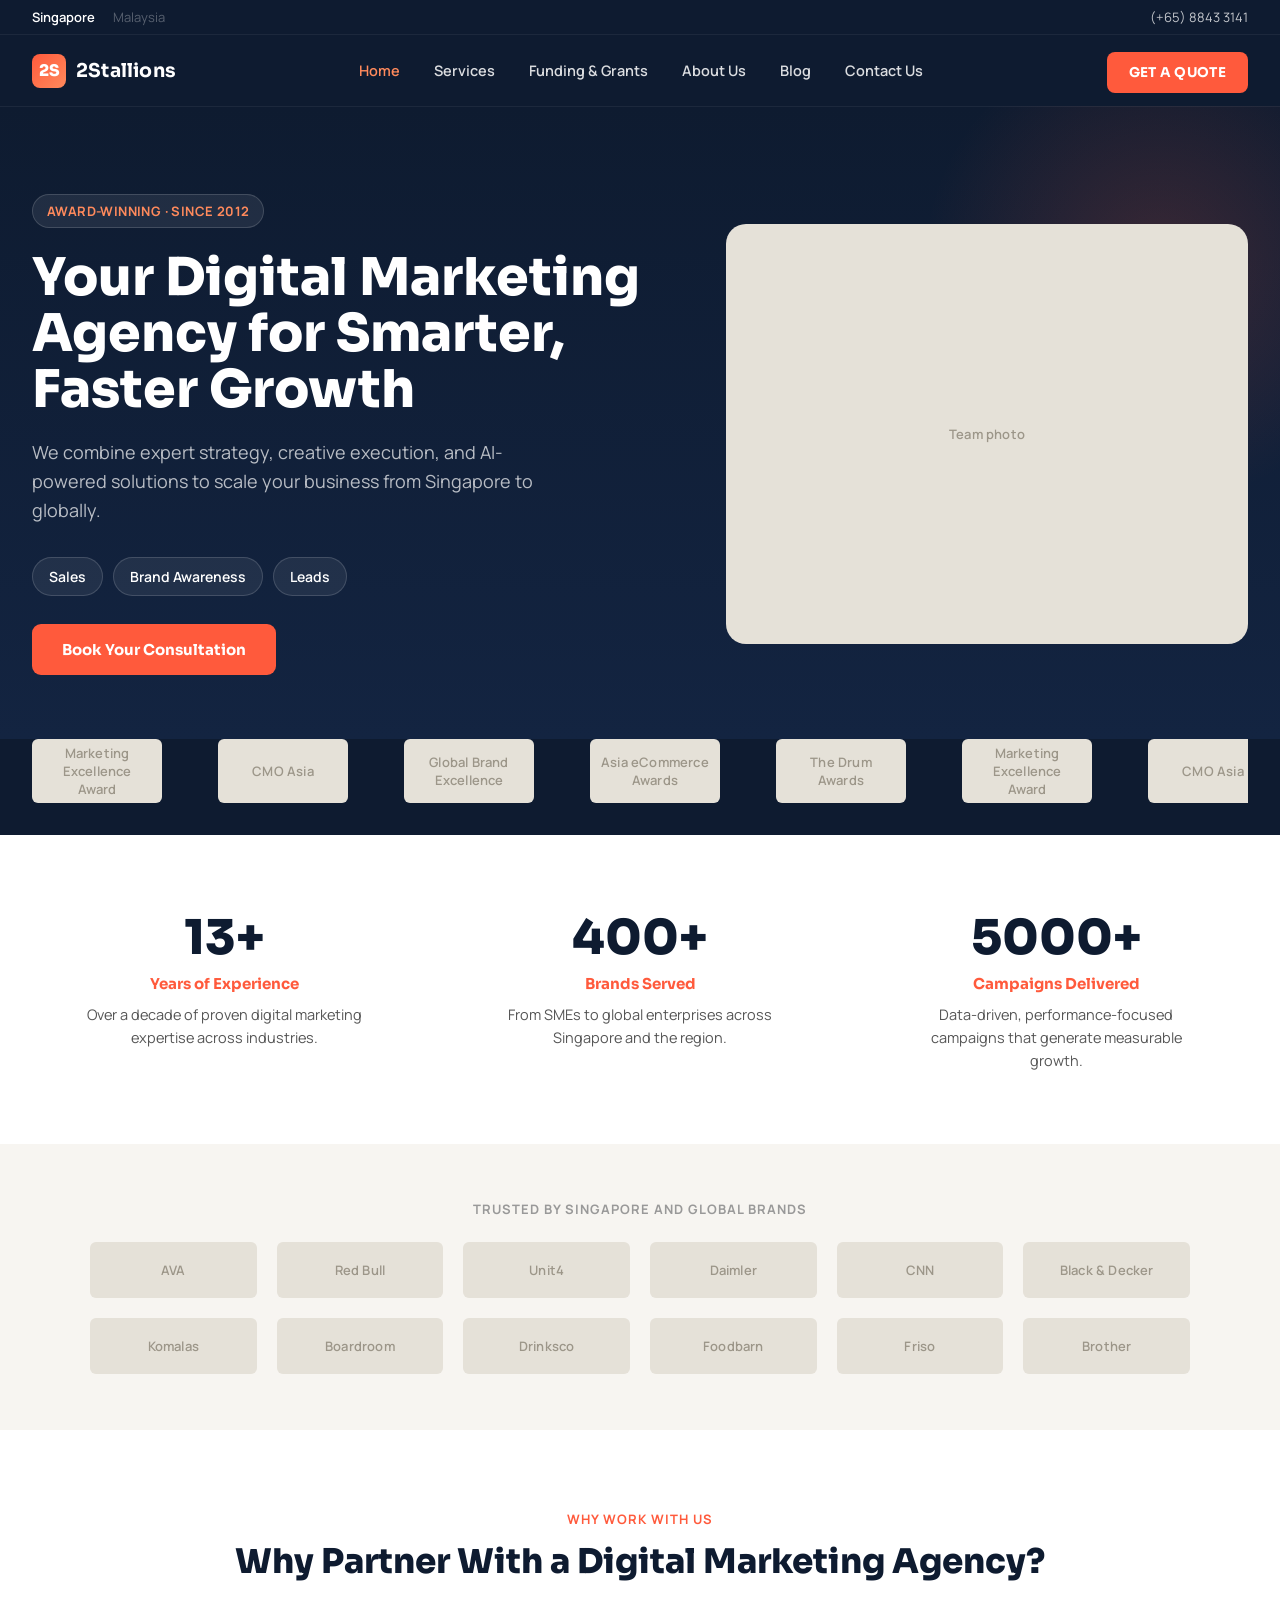
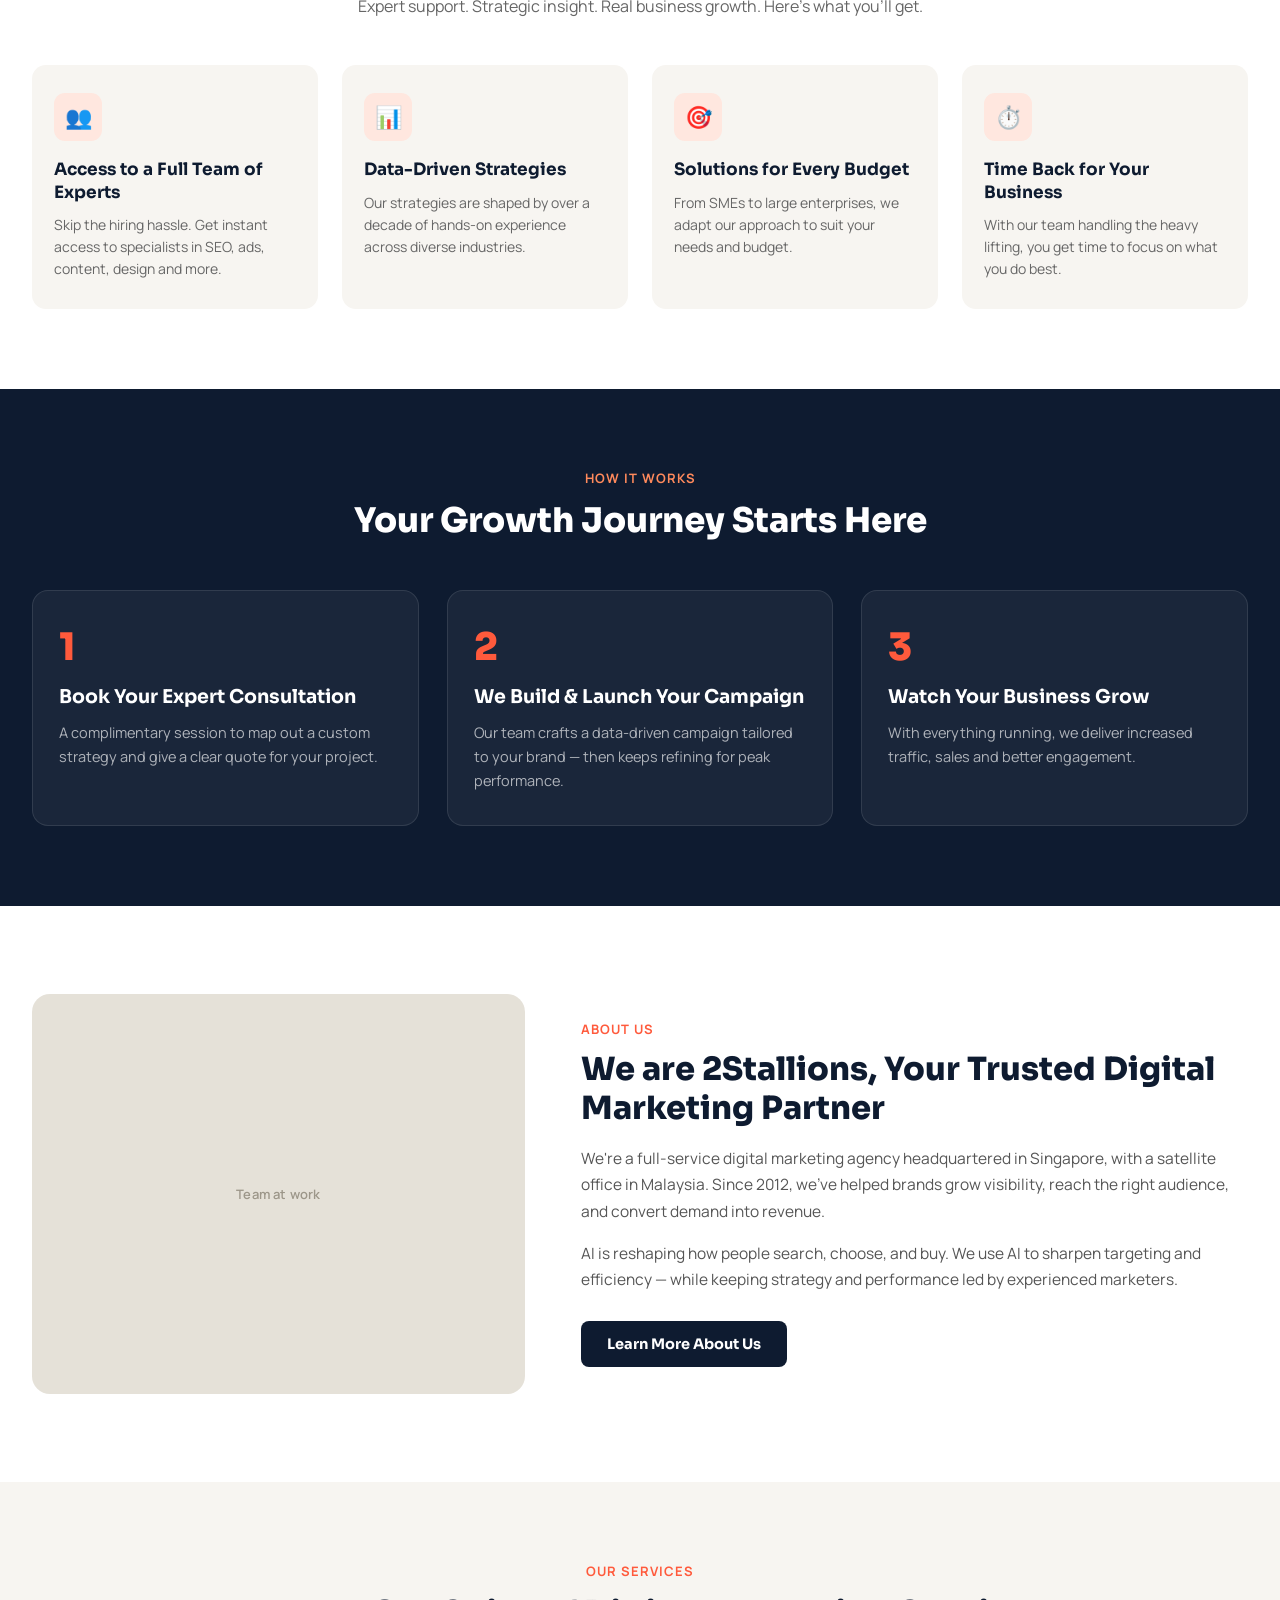
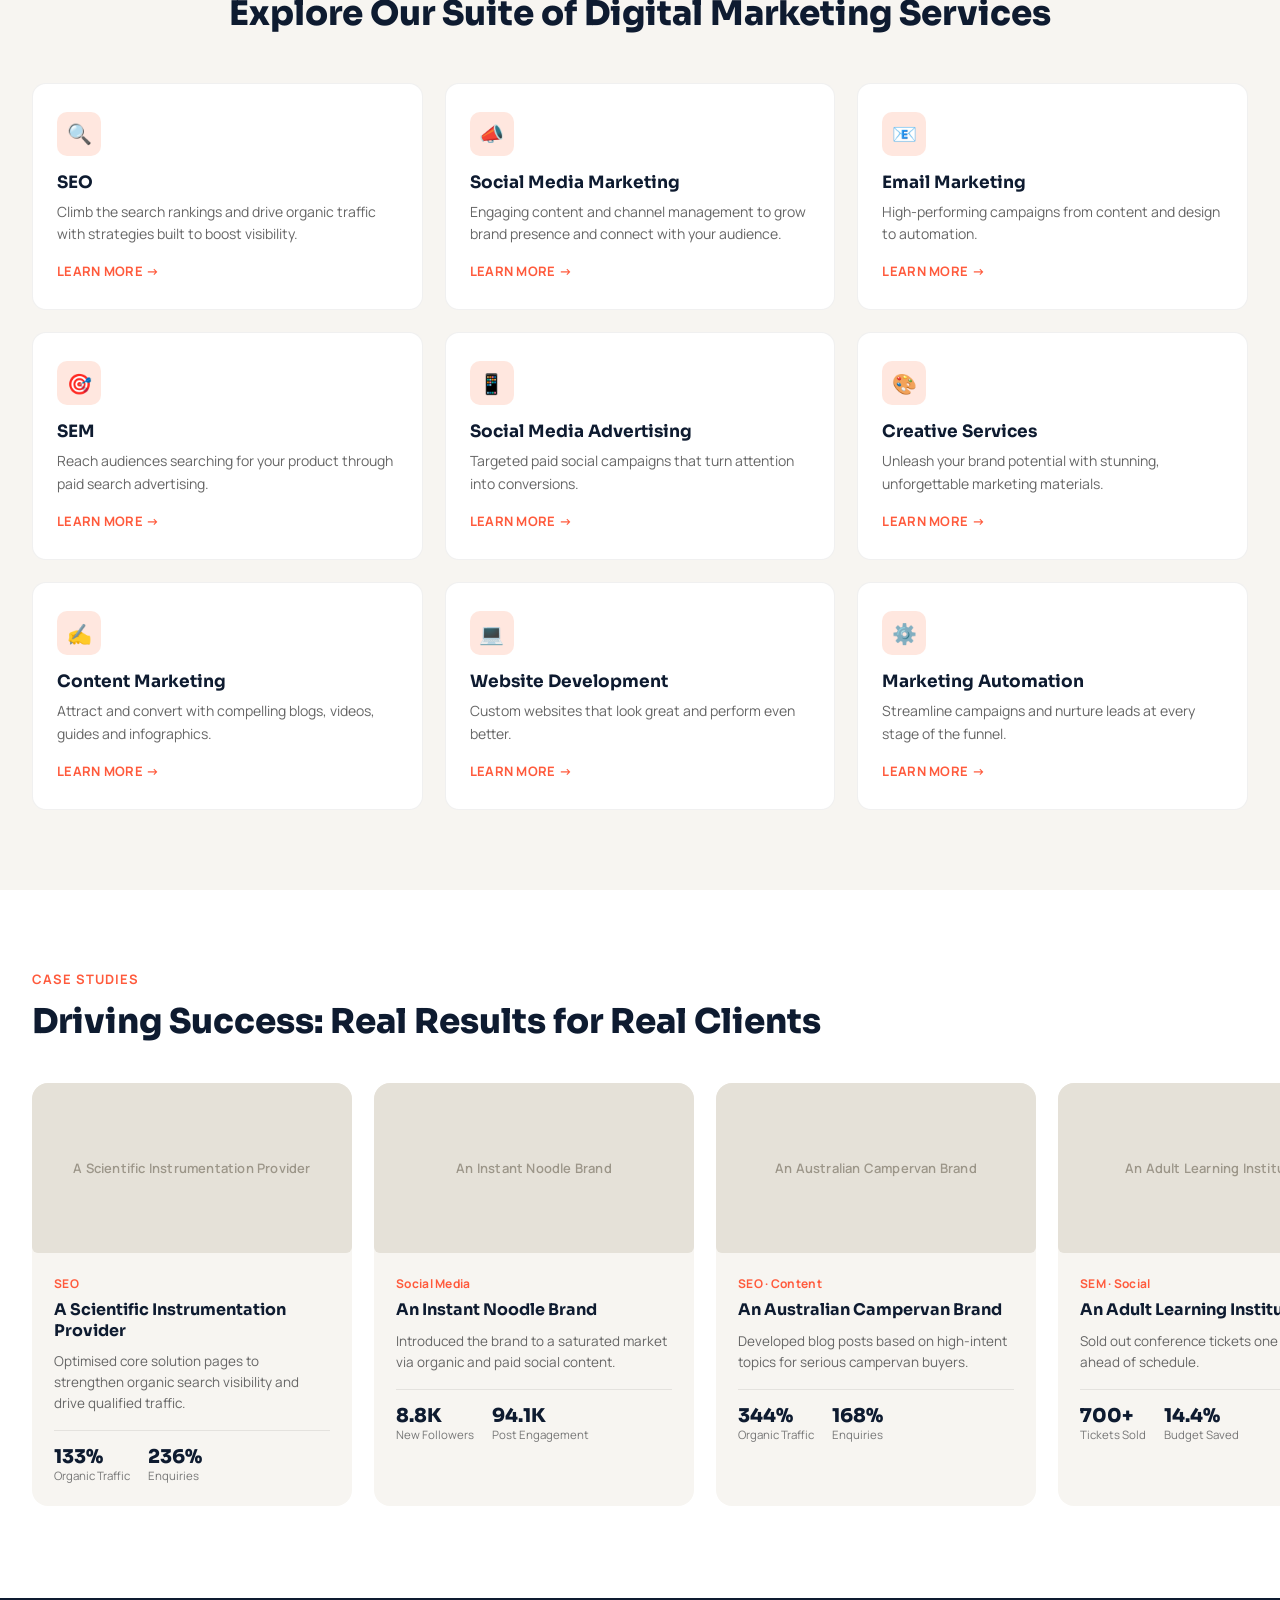
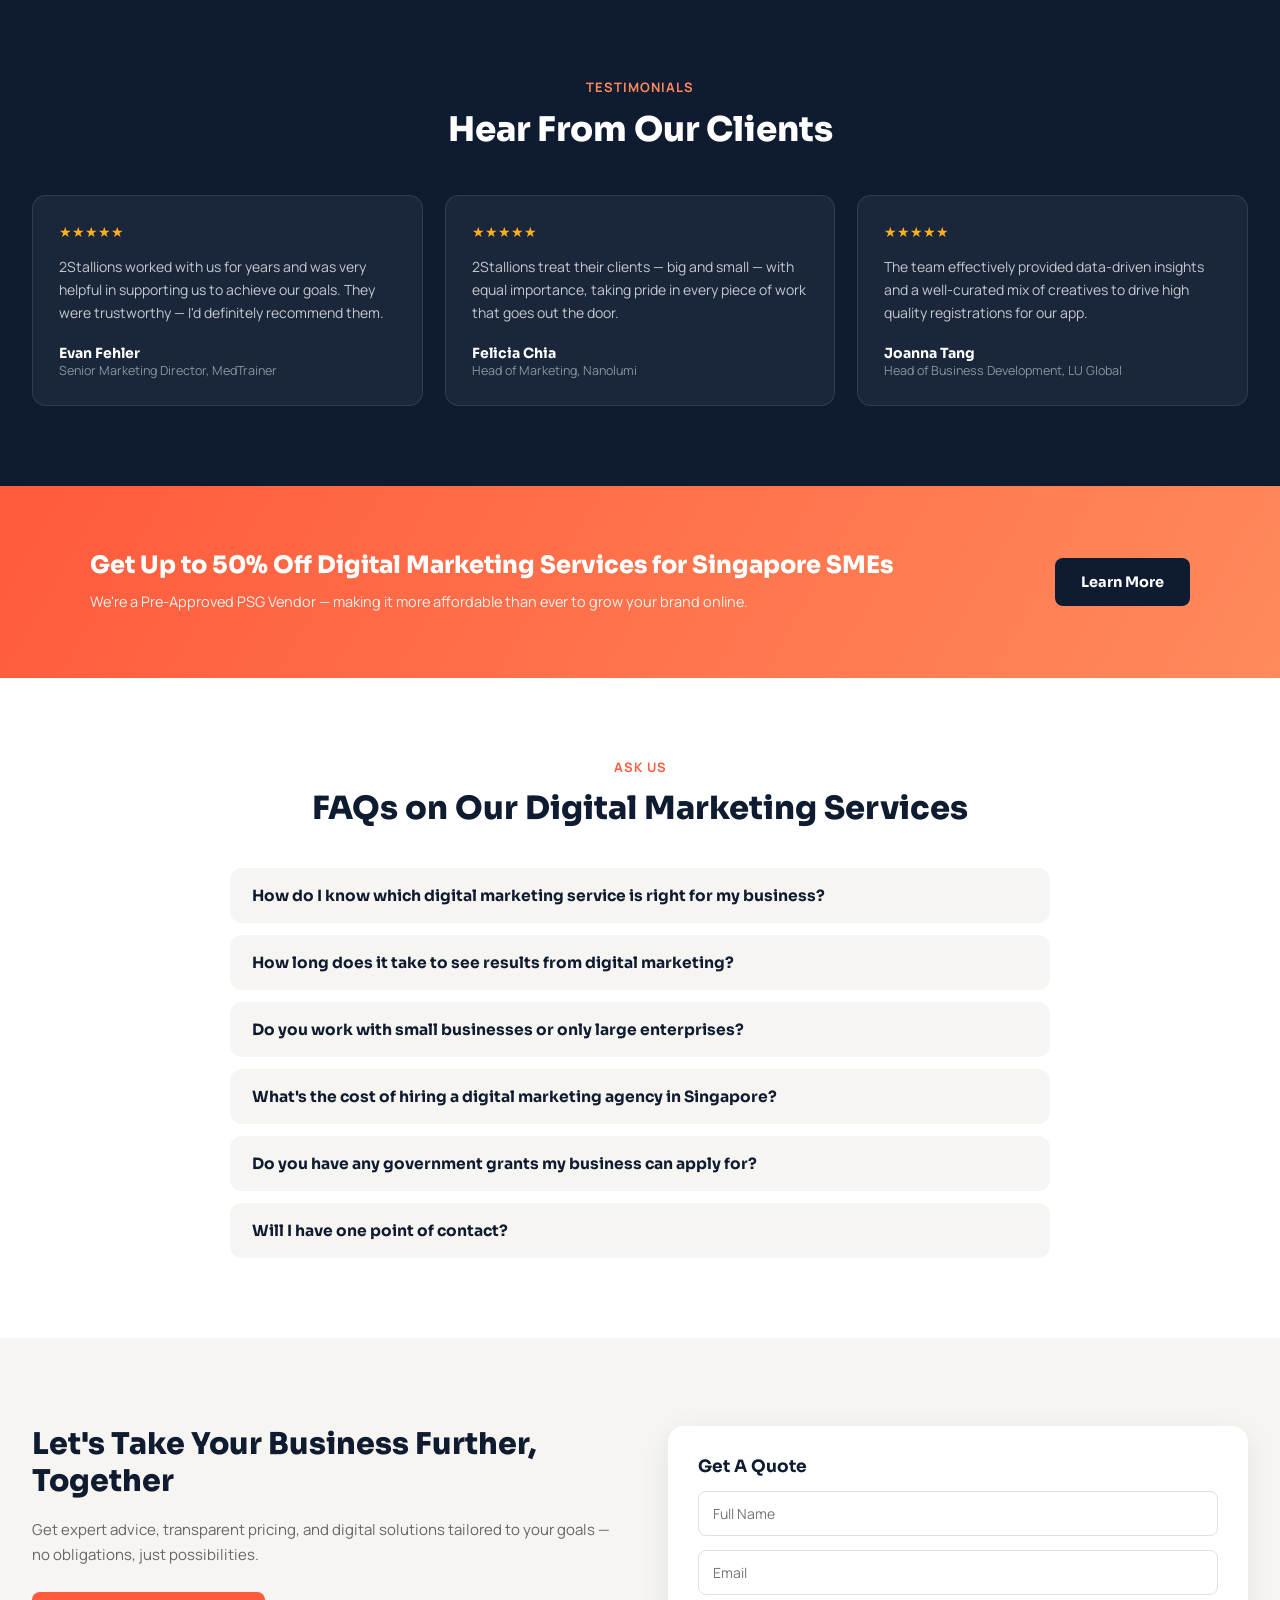
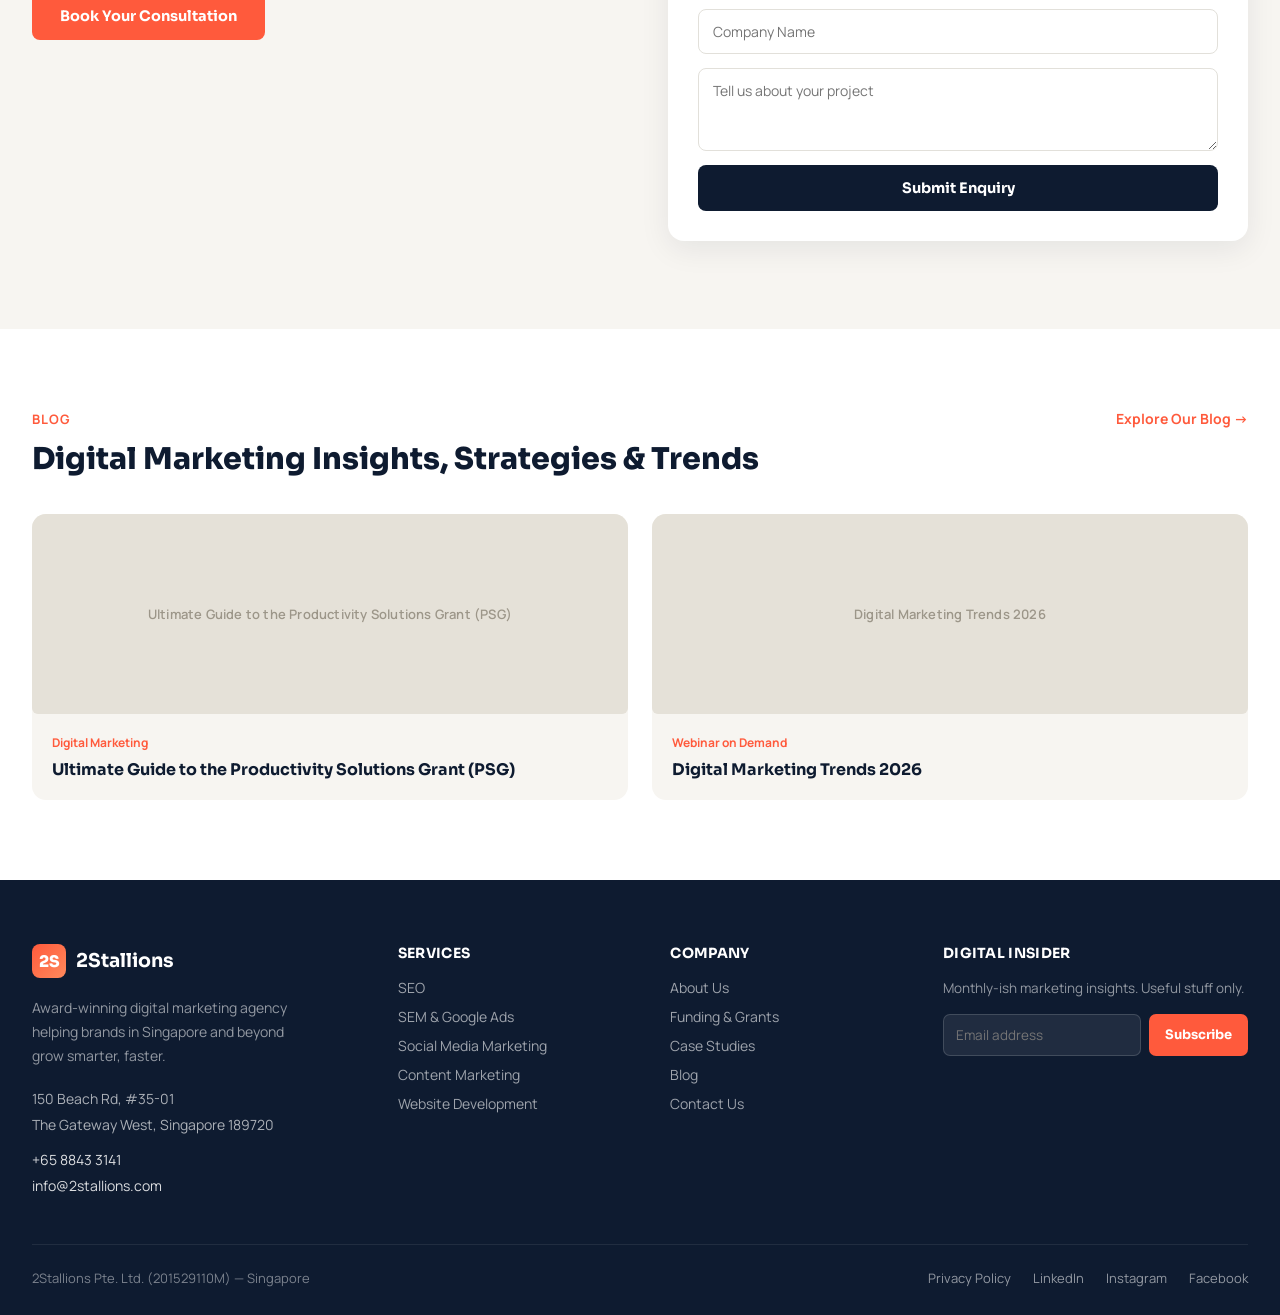
<file: index.html>
<!DOCTYPE html>
<html lang="en">
<head>
<meta charset="utf-8">
<meta name="viewport" content="width=device-width, initial-scale=1">
<title>2Stallions | Digital Marketing Agency Singapore</title>
<meta name="description" content="Award-winning digital marketing agency in Singapore since 2012. SEO, SEM, social media, content and web development that drives measurable growth.">
<link rel="preconnect" href="https://fonts.googleapis.com">
<link href="https://fonts.googleapis.com/css2?family=Sora:wght@600;700;800&family=Manrope:wght@400;500;600;700&display=swap" rel="stylesheet">
<link rel="stylesheet" href="./styles.css">
<style>
@media (max-width:980px){
    .hero-h1{font-size:clamp(30px,6vw,52px) !important}
  }
</style>
</head>
<body>
<div style="overflow-x:hidden">
<header style="position:sticky;top:0;z-index:100;background:#0E1B30;font-family:'Manrope',sans-serif;box-shadow:0 1px 0 rgba(255,255,255,0.06)">
  <div style="display:flex;align-items:center;justify-content:space-between;gap:24px;max-width:1280px;margin:0 auto;padding:8px 32px;font-size:13px;color:rgba(255,255,255,0.6);border-bottom:1px solid rgba(255,255,255,0.06)">
    <div style="display:flex;gap:18px;align-items:center">
      <span style="color:#fff;font-weight:600">Singapore</span>
      <span style="opacity:0.5">Malaysia</span>
    </div>
    <div style="display:flex;gap:20px;align-items:center">
      <a href="tel:+6588433141" style="color:rgba(255,255,255,0.75);text-decoration:none">(+65) 8843 3141</a>
    </div>
  </div>
  <div style="display:flex;align-items:center;justify-content:space-between;max-width:1280px;margin:0 auto;padding:16px 32px;gap:24px">
    <a href="./index.html" style="display:flex;align-items:center;gap:10px;text-decoration:none">
      <div style="width:34px;height:34px;border-radius:8px;background:linear-gradient(135deg,#FF5A3C,#FF8A5C);display:flex;align-items:center;justify-content:center;font-family:'Sora',sans-serif;font-weight:800;color:#fff;font-size:16px">2S</div>
      <span style="font-family:'Sora',sans-serif;font-weight:700;font-size:19px;color:#fff;letter-spacing:0.2px">2Stallions</span>
    </a>
    <nav class="hdr-desktop-nav">
      <div class="nav-item-wrap" style="position:relative"><a href="./index.html" style="display:flex;align-items:center;gap:4px;color:#FF8A5C;text-decoration:none;font-size:14.5px;font-weight:600;padding:10px 4px">Home</a></div>
      <div class="nav-item-wrap" style="position:relative"><a href="./services.html" style="display:flex;align-items:center;gap:4px;color:rgba(255,255,255,0.85);text-decoration:none;font-size:14.5px;font-weight:600;padding:10px 4px">Services</a></div>
      <div class="nav-item-wrap" style="position:relative"><a href="./grants.html" style="display:flex;align-items:center;gap:4px;color:rgba(255,255,255,0.85);text-decoration:none;font-size:14.5px;font-weight:600;padding:10px 4px">Funding &amp; Grants</a></div>
      <div class="nav-item-wrap" style="position:relative"><a href="./about.html" style="display:flex;align-items:center;gap:4px;color:rgba(255,255,255,0.85);text-decoration:none;font-size:14.5px;font-weight:600;padding:10px 4px">About Us</a></div>
      <div class="nav-item-wrap" style="position:relative"><a href="./blog.html" style="display:flex;align-items:center;gap:4px;color:rgba(255,255,255,0.85);text-decoration:none;font-size:14.5px;font-weight:600;padding:10px 4px">Blog</a></div>
      <div class="nav-item-wrap" style="position:relative"><a href="./contact.html" style="display:flex;align-items:center;gap:4px;color:rgba(255,255,255,0.85);text-decoration:none;font-size:14.5px;font-weight:600;padding:10px 4px">Contact Us</a></div>
    </nav>
    <div style="display:flex;align-items:center;gap:14px">
      <a href="./contact.html" class="hdr-cta-desktop" style="text-decoration:none">
        <span style="background:#FF5A3C;color:#fff;font-family:'Sora',sans-serif;font-weight:700;font-size:13.5px;letter-spacing:0.3px;padding:12px 22px;border-radius:8px;white-space:nowrap">GET A QUOTE</span>
      </a>
      <details class="hdr-mobile-toggle">
        <summary aria-label="Toggle navigation" style="color:#fff;font-size:22px;line-height:1;padding:6px">
          <span class="hdr-mobile-icon-open">&#9776;</span><span class="hdr-mobile-icon-close">&#10005;</span>
        </summary>
        <div style="background:#0E1B30;border-top:1px solid rgba(255,255,255,0.08);padding:8px 24px 24px;display:flex;flex-direction:column;gap:2px;animation:hdr-fade 0.15s ease-out">
          <a href="./index.html" style="color:#FF8A5C;text-decoration:none;font-size:15.5px;font-weight:600;padding:12px 4px;border-bottom:1px solid rgba(255,255,255,0.06)">Home</a>
          <a href="./services.html" style="color:rgba(255,255,255,0.85);text-decoration:none;font-size:15.5px;font-weight:600;padding:12px 4px;border-bottom:1px solid rgba(255,255,255,0.06)">Services</a>
          <a href="./grants.html" style="color:rgba(255,255,255,0.85);text-decoration:none;font-size:15.5px;font-weight:600;padding:12px 4px;border-bottom:1px solid rgba(255,255,255,0.06)">Funding &amp; Grants</a>
          <a href="./about.html" style="color:rgba(255,255,255,0.85);text-decoration:none;font-size:15.5px;font-weight:600;padding:12px 4px;border-bottom:1px solid rgba(255,255,255,0.06)">About Us</a>
          <a href="./blog.html" style="color:rgba(255,255,255,0.85);text-decoration:none;font-size:15.5px;font-weight:600;padding:12px 4px;border-bottom:1px solid rgba(255,255,255,0.06)">Blog</a>
          <a href="./contact.html" style="color:rgba(255,255,255,0.85);text-decoration:none;font-size:15.5px;font-weight:600;padding:12px 4px;border-bottom:1px solid rgba(255,255,255,0.06)">Contact Us</a>
          <a href="./contact.html" style="margin-top:14px;text-align:center;background:#FF5A3C;color:#fff;font-family:'Sora',sans-serif;font-weight:700;font-size:14px;padding:14px;border-radius:8px;text-decoration:none">GET A QUOTE</a>
        </div>
      </details>
    </div>
  </div>
</header>

<section style="background:linear-gradient(180deg,#0E1B30 0%,#132441 100%);padding:88px 32px 64px;position:relative;overflow:hidden">
  <div style="position:absolute;right:-120px;top:-80px;width:480px;height:480px;border-radius:50%;background:radial-gradient(circle,rgba(255,90,60,0.18),transparent 70%)"></div>
  <div style="max-width:1280px;margin:0 auto;display:grid;grid-template-columns:1.1fr 0.9fr;gap:56px;align-items:center;position:relative" class="g-2col">
    <div>
      <div style="display:inline-block;background:rgba(255,255,255,0.08);border:1px solid rgba(255,255,255,0.15);color:#FF8A5C;font-size:13px;font-weight:700;letter-spacing:0.4px;padding:7px 14px;border-radius:20px;margin-bottom:22px">AWARD-WINNING &middot; SINCE 2012</div>
      <h1 style="font-family:'Sora',sans-serif;font-weight:800;font-size:52px;line-height:1.08;color:#fff;margin:0 0 20px;text-wrap:pretty" class="hero-h1">Your Digital Marketing Agency for Smarter, Faster Growth</h1>
      <p style="font-size:18px;line-height:1.6;color:rgba(255,255,255,0.7);margin:0 0 32px;max-width:520px">We combine expert strategy, creative execution, and AI-powered solutions to scale your business from Singapore to globally.</p>
      <div style="display:flex;flex-wrap:wrap;gap:10px;margin-bottom:28px">
        <span style="background:rgba(255,255,255,0.07);border:1px solid rgba(255,255,255,0.15);color:#fff;font-size:14px;font-weight:600;padding:9px 16px;border-radius:24px">Sales</span>
        <span style="background:rgba(255,255,255,0.07);border:1px solid rgba(255,255,255,0.15);color:#fff;font-size:14px;font-weight:600;padding:9px 16px;border-radius:24px">Brand Awareness</span>
        <span style="background:rgba(255,255,255,0.07);border:1px solid rgba(255,255,255,0.15);color:#fff;font-size:14px;font-weight:600;padding:9px 16px;border-radius:24px">Leads</span>
      </div>
      <a href="./contact.html" style="display:inline-block;background:#FF5A3C;color:#fff;text-decoration:none;font-family:'Sora',sans-serif;font-weight:700;font-size:15px;padding:16px 30px;border-radius:9px">Book Your Consultation</a>
    </div>
    <div style="position:relative">
      <div class="img-placeholder" style="width:100%;height:420px;border-radius:20px;">Team photo</div>
    </div>
  </div>
</section>

<section style="padding:0 32px;background:#0E1B30">
  <div style="max-width:1280px;margin:0 auto;overflow:hidden;padding-bottom:32px">
    <div class="marquee-track">
      <div class="img-placeholder" style="width:130px;height:64px;flex:none;border-radius:6px;">Marketing Excellence Award</div>
      <div class="img-placeholder" style="width:130px;height:64px;flex:none;border-radius:6px;">CMO Asia</div>
      <div class="img-placeholder" style="width:130px;height:64px;flex:none;border-radius:6px;">Global Brand Excellence</div>
      <div class="img-placeholder" style="width:130px;height:64px;flex:none;border-radius:6px;">Asia eCommerce Awards</div>
      <div class="img-placeholder" style="width:130px;height:64px;flex:none;border-radius:6px;">The Drum Awards</div>
      <div class="img-placeholder" style="width:130px;height:64px;flex:none;border-radius:6px;">Marketing Excellence Award</div>
      <div class="img-placeholder" style="width:130px;height:64px;flex:none;border-radius:6px;">CMO Asia</div>
      <div class="img-placeholder" style="width:130px;height:64px;flex:none;border-radius:6px;">Global Brand Excellence</div>
      <div class="img-placeholder" style="width:130px;height:64px;flex:none;border-radius:6px;">Asia eCommerce Awards</div>
      <div class="img-placeholder" style="width:130px;height:64px;flex:none;border-radius:6px;">The Drum Awards</div>
    </div>
  </div>
</section>

<section style="padding:72px 32px;background:#fff">
  <div style="max-width:1280px;margin:0 auto;display:grid;grid-template-columns:repeat(3,1fr);gap:32px;text-align:center" class="g-3col">
    <div>
        <div style="font-family:'Sora',sans-serif;font-weight:800;font-size:48px;color:#0E1B30">13+</div>
        <div style="font-family:'Sora',sans-serif;font-weight:700;font-size:15px;color:#FF5A3C;margin:6px 0 10px">Years of Experience</div>
        <div style="font-size:14.5px;color:#555;line-height:1.6;max-width:280px;margin:0 auto">Over a decade of proven digital marketing expertise across industries.</div>
      </div>
    <div>
        <div style="font-family:'Sora',sans-serif;font-weight:800;font-size:48px;color:#0E1B30">400+</div>
        <div style="font-family:'Sora',sans-serif;font-weight:700;font-size:15px;color:#FF5A3C;margin:6px 0 10px">Brands Served</div>
        <div style="font-size:14.5px;color:#555;line-height:1.6;max-width:280px;margin:0 auto">From SMEs to global enterprises across Singapore and the region.</div>
      </div>
    <div>
        <div style="font-family:'Sora',sans-serif;font-weight:800;font-size:48px;color:#0E1B30">5000+</div>
        <div style="font-family:'Sora',sans-serif;font-weight:700;font-size:15px;color:#FF5A3C;margin:6px 0 10px">Campaigns Delivered</div>
        <div style="font-size:14.5px;color:#555;line-height:1.6;max-width:280px;margin:0 auto">Data-driven, performance-focused campaigns that generate measurable growth.</div>
      </div>
  </div>
</section>

<section style="padding:56px 32px;background:#F7F5F1">
  <p style="text-align:center;font-size:13px;font-weight:700;letter-spacing:1px;color:#999;margin:0 0 24px">TRUSTED BY SINGAPORE AND GLOBAL BRANDS</p>
  <div style="max-width:1100px;margin:0 auto;display:grid;grid-template-columns:repeat(6,1fr);gap:20px" class="g-6col">
    <div class="img-placeholder" style="width:100%;height:56px;border-radius:6px;">AVA</div>
    <div class="img-placeholder" style="width:100%;height:56px;border-radius:6px;">Red Bull</div>
    <div class="img-placeholder" style="width:100%;height:56px;border-radius:6px;">Unit4</div>
    <div class="img-placeholder" style="width:100%;height:56px;border-radius:6px;">Daimler</div>
    <div class="img-placeholder" style="width:100%;height:56px;border-radius:6px;">CNN</div>
    <div class="img-placeholder" style="width:100%;height:56px;border-radius:6px;">Black & Decker</div>
    <div class="img-placeholder" style="width:100%;height:56px;border-radius:6px;">Komalas</div>
    <div class="img-placeholder" style="width:100%;height:56px;border-radius:6px;">Boardroom</div>
    <div class="img-placeholder" style="width:100%;height:56px;border-radius:6px;">Drinksco</div>
    <div class="img-placeholder" style="width:100%;height:56px;border-radius:6px;">Foodbarn</div>
    <div class="img-placeholder" style="width:100%;height:56px;border-radius:6px;">Friso</div>
    <div class="img-placeholder" style="width:100%;height:56px;border-radius:6px;">Brother</div>
  </div>
</section>

<section style="padding:80px 32px;background:#fff">
  <div style="max-width:1280px;margin:0 auto">
    <p style="text-align:center;font-size:13px;font-weight:700;letter-spacing:1px;color:#FF5A3C;margin:0 0 12px">WHY WORK WITH US</p>
    <h2 style="text-align:center;font-family:'Sora',sans-serif;font-weight:800;font-size:34px;color:#0E1B30;margin:0 0 12px">Why Partner With a Digital Marketing Agency?</h2>
    <p style="text-align:center;font-size:16px;color:#666;max-width:640px;margin:0 auto 48px">Expert support. Strategic insight. Real business growth. Here's what you'll get.</p>
    <div style="display:grid;grid-template-columns:repeat(4,1fr);gap:24px" class="g-4col">
      <div style="background:#F7F5F1;border-radius:14px;padding:28px 22px">
          <div style="width:48px;height:48px;border-radius:11px;background:#FFE7DF;display:flex;align-items:center;justify-content:center;font-size:22px;margin-bottom:18px">&#128101;</div>
          <div style="font-family:'Sora',sans-serif;font-weight:700;font-size:17px;color:#0E1B30;margin-bottom:10px;line-height:1.3">Access to a Full Team of Experts</div>
          <div style="font-size:14px;line-height:1.6;color:#666">Skip the hiring hassle. Get instant access to specialists in SEO, ads, content, design and more.</div>
        </div>
      <div style="background:#F7F5F1;border-radius:14px;padding:28px 22px">
          <div style="width:48px;height:48px;border-radius:11px;background:#FFE7DF;display:flex;align-items:center;justify-content:center;font-size:22px;margin-bottom:18px">&#128202;</div>
          <div style="font-family:'Sora',sans-serif;font-weight:700;font-size:17px;color:#0E1B30;margin-bottom:10px;line-height:1.3">Data-Driven Strategies</div>
          <div style="font-size:14px;line-height:1.6;color:#666">Our strategies are shaped by over a decade of hands-on experience across diverse industries.</div>
        </div>
      <div style="background:#F7F5F1;border-radius:14px;padding:28px 22px">
          <div style="width:48px;height:48px;border-radius:11px;background:#FFE7DF;display:flex;align-items:center;justify-content:center;font-size:22px;margin-bottom:18px">&#127919;</div>
          <div style="font-family:'Sora',sans-serif;font-weight:700;font-size:17px;color:#0E1B30;margin-bottom:10px;line-height:1.3">Solutions for Every Budget</div>
          <div style="font-size:14px;line-height:1.6;color:#666">From SMEs to large enterprises, we adapt our approach to suit your needs and budget.</div>
        </div>
      <div style="background:#F7F5F1;border-radius:14px;padding:28px 22px">
          <div style="width:48px;height:48px;border-radius:11px;background:#FFE7DF;display:flex;align-items:center;justify-content:center;font-size:22px;margin-bottom:18px">&#9201;&#65039;</div>
          <div style="font-family:'Sora',sans-serif;font-weight:700;font-size:17px;color:#0E1B30;margin-bottom:10px;line-height:1.3">Time Back for Your Business</div>
          <div style="font-size:14px;line-height:1.6;color:#666">With our team handling the heavy lifting, you get time to focus on what you do best.</div>
        </div>
    </div>
  </div>
</section>

<section style="padding:80px 32px;background:#0E1B30">
  <div style="max-width:1280px;margin:0 auto">
    <p style="text-align:center;font-size:13px;font-weight:700;letter-spacing:1px;color:#FF8A5C;margin:0 0 12px">HOW IT WORKS</p>
    <h2 style="text-align:center;font-family:'Sora',sans-serif;font-weight:800;font-size:34px;color:#fff;margin:0 0 48px">Your Growth Journey Starts Here</h2>
    <div style="display:grid;grid-template-columns:repeat(3,1fr);gap:28px" class="g-3col">
      <div style="background:rgba(255,255,255,0.05);border:1px solid rgba(255,255,255,0.1);border-radius:16px;padding:32px 26px">
          <div style="font-family:'Sora',sans-serif;font-weight:800;font-size:38px;color:#FF5A3C;margin-bottom:14px">1</div>
          <div style="font-family:'Sora',sans-serif;font-weight:700;font-size:19px;color:#fff;margin-bottom:12px">Book Your Expert Consultation</div>
          <div style="font-size:14.5px;line-height:1.65;color:rgba(255,255,255,0.65)">A complimentary session to map out a custom strategy and give a clear quote for your project.</div>
        </div>
      <div style="background:rgba(255,255,255,0.05);border:1px solid rgba(255,255,255,0.1);border-radius:16px;padding:32px 26px">
          <div style="font-family:'Sora',sans-serif;font-weight:800;font-size:38px;color:#FF5A3C;margin-bottom:14px">2</div>
          <div style="font-family:'Sora',sans-serif;font-weight:700;font-size:19px;color:#fff;margin-bottom:12px">We Build & Launch Your Campaign</div>
          <div style="font-size:14.5px;line-height:1.65;color:rgba(255,255,255,0.65)">Our team crafts a data-driven campaign tailored to your brand — then keeps refining for peak performance.</div>
        </div>
      <div style="background:rgba(255,255,255,0.05);border:1px solid rgba(255,255,255,0.1);border-radius:16px;padding:32px 26px">
          <div style="font-family:'Sora',sans-serif;font-weight:800;font-size:38px;color:#FF5A3C;margin-bottom:14px">3</div>
          <div style="font-family:'Sora',sans-serif;font-weight:700;font-size:19px;color:#fff;margin-bottom:12px">Watch Your Business Grow</div>
          <div style="font-size:14.5px;line-height:1.65;color:rgba(255,255,255,0.65)">With everything running, we deliver increased traffic, sales and better engagement.</div>
        </div>
    </div>
  </div>
</section>

<section style="padding:88px 32px;background:#fff">
  <div style="max-width:1280px;margin:0 auto;display:grid;grid-template-columns:0.85fr 1.15fr;gap:56px;align-items:center" class="g-2col">
    <div class="img-placeholder" style="width:100%;height:400px;border-radius:18px;">Team at work</div>
    <div>
      <p style="font-size:13px;font-weight:700;letter-spacing:1px;color:#FF5A3C;margin:0 0 12px">ABOUT US</p>
      <h2 style="font-family:'Sora',sans-serif;font-weight:800;font-size:32px;color:#0E1B30;margin:0 0 18px;line-height:1.2">We are 2Stallions, Your Trusted Digital Marketing Partner</h2>
      <p style="font-size:15.5px;line-height:1.7;color:#555;margin:0 0 16px">We're a full-service digital marketing agency headquartered in Singapore, with a satellite office in Malaysia. Since 2012, we've helped brands grow visibility, reach the right audience, and convert demand into revenue.</p>
      <p style="font-size:15.5px;line-height:1.7;color:#555;margin:0 0 28px">AI is reshaping how people search, choose, and buy. We use AI to sharpen targeting and efficiency — while keeping strategy and performance led by experienced marketers.</p>
      <a href="./about.html" style="display:inline-block;background:#0E1B30;color:#fff;text-decoration:none;font-family:'Sora',sans-serif;font-weight:700;font-size:14.5px;padding:14px 26px;border-radius:8px">Learn More About Us</a>
    </div>
  </div>
</section>

<section style="padding:80px 32px;background:#F7F5F1">
  <div style="max-width:1280px;margin:0 auto">
    <p style="text-align:center;font-size:13px;font-weight:700;letter-spacing:1px;color:#FF5A3C;margin:0 0 12px">OUR SERVICES</p>
    <h2 style="text-align:center;font-family:'Sora',sans-serif;font-weight:800;font-size:34px;color:#0E1B30;margin:0 0 48px">Explore Our Suite of Digital Marketing Services</h2>
    <div style="display:grid;grid-template-columns:repeat(3,1fr);gap:22px" class="g-3col">
      <div style="background:#fff;border-radius:14px;padding:28px 24px;border:1px solid rgba(0,0,0,0.06)">
          <div style="width:44px;height:44px;border-radius:10px;background:#FFE7DF;display:flex;align-items:center;justify-content:center;font-size:20px;margin-bottom:16px">&#128269;</div>
          <div style="font-family:'Sora',sans-serif;font-weight:700;font-size:17px;color:#0E1B30;margin-bottom:8px">SEO</div>
          <div style="font-size:14px;line-height:1.6;color:#666;margin-bottom:14px">Climb the search rankings and drive organic traffic with strategies built to boost visibility.</div>
          <a href="./services.html" style="font-size:13px;font-weight:700;letter-spacing:0.3px;text-decoration:none">LEARN MORE &#8594;</a>
        </div>
      <div style="background:#fff;border-radius:14px;padding:28px 24px;border:1px solid rgba(0,0,0,0.06)">
          <div style="width:44px;height:44px;border-radius:10px;background:#FFE7DF;display:flex;align-items:center;justify-content:center;font-size:20px;margin-bottom:16px">&#128227;</div>
          <div style="font-family:'Sora',sans-serif;font-weight:700;font-size:17px;color:#0E1B30;margin-bottom:8px">Social Media Marketing</div>
          <div style="font-size:14px;line-height:1.6;color:#666;margin-bottom:14px">Engaging content and channel management to grow brand presence and connect with your audience.</div>
          <a href="./services.html" style="font-size:13px;font-weight:700;letter-spacing:0.3px;text-decoration:none">LEARN MORE &#8594;</a>
        </div>
      <div style="background:#fff;border-radius:14px;padding:28px 24px;border:1px solid rgba(0,0,0,0.06)">
          <div style="width:44px;height:44px;border-radius:10px;background:#FFE7DF;display:flex;align-items:center;justify-content:center;font-size:20px;margin-bottom:16px">&#128231;</div>
          <div style="font-family:'Sora',sans-serif;font-weight:700;font-size:17px;color:#0E1B30;margin-bottom:8px">Email Marketing</div>
          <div style="font-size:14px;line-height:1.6;color:#666;margin-bottom:14px">High-performing campaigns from content and design to automation.</div>
          <a href="./services.html" style="font-size:13px;font-weight:700;letter-spacing:0.3px;text-decoration:none">LEARN MORE &#8594;</a>
        </div>
      <div style="background:#fff;border-radius:14px;padding:28px 24px;border:1px solid rgba(0,0,0,0.06)">
          <div style="width:44px;height:44px;border-radius:10px;background:#FFE7DF;display:flex;align-items:center;justify-content:center;font-size:20px;margin-bottom:16px">&#127919;</div>
          <div style="font-family:'Sora',sans-serif;font-weight:700;font-size:17px;color:#0E1B30;margin-bottom:8px">SEM</div>
          <div style="font-size:14px;line-height:1.6;color:#666;margin-bottom:14px">Reach audiences searching for your product through paid search advertising.</div>
          <a href="./services.html" style="font-size:13px;font-weight:700;letter-spacing:0.3px;text-decoration:none">LEARN MORE &#8594;</a>
        </div>
      <div style="background:#fff;border-radius:14px;padding:28px 24px;border:1px solid rgba(0,0,0,0.06)">
          <div style="width:44px;height:44px;border-radius:10px;background:#FFE7DF;display:flex;align-items:center;justify-content:center;font-size:20px;margin-bottom:16px">&#128241;</div>
          <div style="font-family:'Sora',sans-serif;font-weight:700;font-size:17px;color:#0E1B30;margin-bottom:8px">Social Media Advertising</div>
          <div style="font-size:14px;line-height:1.6;color:#666;margin-bottom:14px">Targeted paid social campaigns that turn attention into conversions.</div>
          <a href="./services.html" style="font-size:13px;font-weight:700;letter-spacing:0.3px;text-decoration:none">LEARN MORE &#8594;</a>
        </div>
      <div style="background:#fff;border-radius:14px;padding:28px 24px;border:1px solid rgba(0,0,0,0.06)">
          <div style="width:44px;height:44px;border-radius:10px;background:#FFE7DF;display:flex;align-items:center;justify-content:center;font-size:20px;margin-bottom:16px">&#127912;</div>
          <div style="font-family:'Sora',sans-serif;font-weight:700;font-size:17px;color:#0E1B30;margin-bottom:8px">Creative Services</div>
          <div style="font-size:14px;line-height:1.6;color:#666;margin-bottom:14px">Unleash your brand potential with stunning, unforgettable marketing materials.</div>
          <a href="./services.html" style="font-size:13px;font-weight:700;letter-spacing:0.3px;text-decoration:none">LEARN MORE &#8594;</a>
        </div>
      <div style="background:#fff;border-radius:14px;padding:28px 24px;border:1px solid rgba(0,0,0,0.06)">
          <div style="width:44px;height:44px;border-radius:10px;background:#FFE7DF;display:flex;align-items:center;justify-content:center;font-size:20px;margin-bottom:16px">&#9997;&#65039;</div>
          <div style="font-family:'Sora',sans-serif;font-weight:700;font-size:17px;color:#0E1B30;margin-bottom:8px">Content Marketing</div>
          <div style="font-size:14px;line-height:1.6;color:#666;margin-bottom:14px">Attract and convert with compelling blogs, videos, guides and infographics.</div>
          <a href="./services.html" style="font-size:13px;font-weight:700;letter-spacing:0.3px;text-decoration:none">LEARN MORE &#8594;</a>
        </div>
      <div style="background:#fff;border-radius:14px;padding:28px 24px;border:1px solid rgba(0,0,0,0.06)">
          <div style="width:44px;height:44px;border-radius:10px;background:#FFE7DF;display:flex;align-items:center;justify-content:center;font-size:20px;margin-bottom:16px">&#128187;</div>
          <div style="font-family:'Sora',sans-serif;font-weight:700;font-size:17px;color:#0E1B30;margin-bottom:8px">Website Development</div>
          <div style="font-size:14px;line-height:1.6;color:#666;margin-bottom:14px">Custom websites that look great and perform even better.</div>
          <a href="./services.html" style="font-size:13px;font-weight:700;letter-spacing:0.3px;text-decoration:none">LEARN MORE &#8594;</a>
        </div>
      <div style="background:#fff;border-radius:14px;padding:28px 24px;border:1px solid rgba(0,0,0,0.06)">
          <div style="width:44px;height:44px;border-radius:10px;background:#FFE7DF;display:flex;align-items:center;justify-content:center;font-size:20px;margin-bottom:16px">&#9881;&#65039;</div>
          <div style="font-family:'Sora',sans-serif;font-weight:700;font-size:17px;color:#0E1B30;margin-bottom:8px">Marketing Automation</div>
          <div style="font-size:14px;line-height:1.6;color:#666;margin-bottom:14px">Streamline campaigns and nurture leads at every stage of the funnel.</div>
          <a href="./services.html" style="font-size:13px;font-weight:700;letter-spacing:0.3px;text-decoration:none">LEARN MORE &#8594;</a>
        </div>
    </div>
  </div>
</section>

<section id="case-studies" style="padding:80px 0 80px 32px;background:#fff;overflow:hidden">
  <div style="max-width:1280px;margin:0 auto">
    <p style="font-size:13px;font-weight:700;letter-spacing:1px;color:#FF5A3C;margin:0 0 12px">CASE STUDIES</p>
    <h2 style="font-family:'Sora',sans-serif;font-weight:800;font-size:34px;color:#0E1B30;margin:0 0 40px">Driving Success: Real Results for Real Clients</h2>
  </div>
  <div style="display:flex;gap:22px;overflow-x:auto;padding:0 32px 12px 0;max-width:1280px;margin:0 auto;scroll-snap-type:x proximity">
    <div style="flex:none;width:320px;background:#F7F5F1;border-radius:16px;overflow:hidden;scroll-snap-align:start">
        <div class="img-placeholder" style="width:100%;height:170px;border-radius:6px;">A Scientific Instrumentation Provider</div>
        <div style="padding:22px">
          <div style="font-size:12px;font-weight:700;color:#FF5A3C;letter-spacing:0.3px;margin-bottom:8px">SEO</div>
          <div style="font-family:'Sora',sans-serif;font-weight:700;font-size:16px;color:#0E1B30;margin-bottom:10px;line-height:1.3">A Scientific Instrumentation Provider</div>
          <div style="font-size:13.5px;line-height:1.55;color:#666;margin-bottom:16px">Optimised core solution pages to strengthen organic search visibility and drive qualified traffic.</div>
          <div style="display:flex;gap:18px;border-top:1px solid rgba(0,0,0,0.08);padding-top:14px">
            <div>
                <div style="font-family:'Sora',sans-serif;font-weight:800;font-size:19px;color:#0E1B30">133%</div>
                <div style="font-size:11.5px;color:#777;line-height:1.3">Organic Traffic</div>
              </div>
            <div>
                <div style="font-family:'Sora',sans-serif;font-weight:800;font-size:19px;color:#0E1B30">236%</div>
                <div style="font-size:11.5px;color:#777;line-height:1.3">Enquiries</div>
              </div>
          </div>
        </div>
      </div>
    <div style="flex:none;width:320px;background:#F7F5F1;border-radius:16px;overflow:hidden;scroll-snap-align:start">
        <div class="img-placeholder" style="width:100%;height:170px;border-radius:6px;">An Instant Noodle Brand</div>
        <div style="padding:22px">
          <div style="font-size:12px;font-weight:700;color:#FF5A3C;letter-spacing:0.3px;margin-bottom:8px">Social Media</div>
          <div style="font-family:'Sora',sans-serif;font-weight:700;font-size:16px;color:#0E1B30;margin-bottom:10px;line-height:1.3">An Instant Noodle Brand</div>
          <div style="font-size:13.5px;line-height:1.55;color:#666;margin-bottom:16px">Introduced the brand to a saturated market via organic and paid social content.</div>
          <div style="display:flex;gap:18px;border-top:1px solid rgba(0,0,0,0.08);padding-top:14px">
            <div>
                <div style="font-family:'Sora',sans-serif;font-weight:800;font-size:19px;color:#0E1B30">8.8K</div>
                <div style="font-size:11.5px;color:#777;line-height:1.3">New Followers</div>
              </div>
            <div>
                <div style="font-family:'Sora',sans-serif;font-weight:800;font-size:19px;color:#0E1B30">94.1K</div>
                <div style="font-size:11.5px;color:#777;line-height:1.3">Post Engagement</div>
              </div>
          </div>
        </div>
      </div>
    <div style="flex:none;width:320px;background:#F7F5F1;border-radius:16px;overflow:hidden;scroll-snap-align:start">
        <div class="img-placeholder" style="width:100%;height:170px;border-radius:6px;">An Australian Campervan Brand</div>
        <div style="padding:22px">
          <div style="font-size:12px;font-weight:700;color:#FF5A3C;letter-spacing:0.3px;margin-bottom:8px">SEO &middot; Content</div>
          <div style="font-family:'Sora',sans-serif;font-weight:700;font-size:16px;color:#0E1B30;margin-bottom:10px;line-height:1.3">An Australian Campervan Brand</div>
          <div style="font-size:13.5px;line-height:1.55;color:#666;margin-bottom:16px">Developed blog posts based on high-intent topics for serious campervan buyers.</div>
          <div style="display:flex;gap:18px;border-top:1px solid rgba(0,0,0,0.08);padding-top:14px">
            <div>
                <div style="font-family:'Sora',sans-serif;font-weight:800;font-size:19px;color:#0E1B30">344%</div>
                <div style="font-size:11.5px;color:#777;line-height:1.3">Organic Traffic</div>
              </div>
            <div>
                <div style="font-family:'Sora',sans-serif;font-weight:800;font-size:19px;color:#0E1B30">168%</div>
                <div style="font-size:11.5px;color:#777;line-height:1.3">Enquiries</div>
              </div>
          </div>
        </div>
      </div>
    <div style="flex:none;width:320px;background:#F7F5F1;border-radius:16px;overflow:hidden;scroll-snap-align:start">
        <div class="img-placeholder" style="width:100%;height:170px;border-radius:6px;">An Adult Learning Institution</div>
        <div style="padding:22px">
          <div style="font-size:12px;font-weight:700;color:#FF5A3C;letter-spacing:0.3px;margin-bottom:8px">SEM &middot; Social</div>
          <div style="font-family:'Sora',sans-serif;font-weight:700;font-size:16px;color:#0E1B30;margin-bottom:10px;line-height:1.3">An Adult Learning Institution</div>
          <div style="font-size:13.5px;line-height:1.55;color:#666;margin-bottom:16px">Sold out conference tickets one week ahead of schedule.</div>
          <div style="display:flex;gap:18px;border-top:1px solid rgba(0,0,0,0.08);padding-top:14px">
            <div>
                <div style="font-family:'Sora',sans-serif;font-weight:800;font-size:19px;color:#0E1B30">700+</div>
                <div style="font-size:11.5px;color:#777;line-height:1.3">Tickets Sold</div>
              </div>
            <div>
                <div style="font-family:'Sora',sans-serif;font-weight:800;font-size:19px;color:#0E1B30">14.4%</div>
                <div style="font-size:11.5px;color:#777;line-height:1.3">Budget Saved</div>
              </div>
          </div>
        </div>
      </div>
    <div style="flex:none;width:320px;background:#F7F5F1;border-radius:16px;overflow:hidden;scroll-snap-align:start">
        <div class="img-placeholder" style="width:100%;height:170px;border-radius:6px;">A SaaS Healthcare Provider</div>
        <div style="padding:22px">
          <div style="font-size:12px;font-weight:700;color:#FF5A3C;letter-spacing:0.3px;margin-bottom:8px">SEM &middot; Social</div>
          <div style="font-family:'Sora',sans-serif;font-weight:700;font-size:16px;color:#0E1B30;margin-bottom:10px;line-height:1.3">A SaaS Healthcare Provider</div>
          <div style="font-size:13.5px;line-height:1.55;color:#666;margin-bottom:16px">Ran targeted ad campaigns on Google & LinkedIn to attract quality healthcare leads.</div>
          <div style="display:flex;gap:18px;border-top:1px solid rgba(0,0,0,0.08);padding-top:14px">
            <div>
                <div style="font-family:'Sora',sans-serif;font-weight:800;font-size:19px;color:#0E1B30">45%</div>
                <div style="font-size:11.5px;color:#777;line-height:1.3">More Leads</div>
              </div>
            <div>
                <div style="font-family:'Sora',sans-serif;font-weight:800;font-size:19px;color:#0E1B30">7.2x</div>
                <div style="font-size:11.5px;color:#777;line-height:1.3">ROAS</div>
              </div>
          </div>
        </div>
      </div>
    <div style="flex:none;width:320px;background:#F7F5F1;border-radius:16px;overflow:hidden;scroll-snap-align:start">
        <div class="img-placeholder" style="width:100%;height:170px;border-radius:6px;">A Licensed Electricity Retailer</div>
        <div style="padding:22px">
          <div style="font-size:12px;font-weight:700;color:#FF5A3C;letter-spacing:0.3px;margin-bottom:8px">SEO &middot; SEM &middot; Social</div>
          <div style="font-family:'Sora',sans-serif;font-weight:700;font-size:16px;color:#0E1B30;margin-bottom:10px;line-height:1.3">A Licensed Electricity Retailer</div>
          <div style="font-size:13.5px;line-height:1.55;color:#666;margin-bottom:16px">Full-funnel digital strategy in a highly competitive energy market.</div>
          <div style="display:flex;gap:18px;border-top:1px solid rgba(0,0,0,0.08);padding-top:14px">
            <div>
                <div style="font-family:'Sora',sans-serif;font-weight:800;font-size:19px;color:#0E1B30">29%</div>
                <div style="font-size:11.5px;color:#777;line-height:1.3">Organic Traffic</div>
              </div>
            <div>
                <div style="font-family:'Sora',sans-serif;font-weight:800;font-size:19px;color:#0E1B30">58%</div>
                <div style="font-size:11.5px;color:#777;line-height:1.3">Paid Leads</div>
              </div>
          </div>
        </div>
      </div>
  </div>
</section>

<section style="padding:80px 32px;background:#0E1B30">
  <div style="max-width:1280px;margin:0 auto">
    <p style="text-align:center;font-size:13px;font-weight:700;letter-spacing:1px;color:#FF8A5C;margin:0 0 12px">TESTIMONIALS</p>
    <h2 style="text-align:center;font-family:'Sora',sans-serif;font-weight:800;font-size:34px;color:#fff;margin:0 0 44px">Hear From Our Clients</h2>
    <div style="display:grid;grid-template-columns:repeat(3,1fr);gap:22px" class="g-3col">
      <div style="background:rgba(255,255,255,0.05);border:1px solid rgba(255,255,255,0.1);border-radius:14px;padding:26px">
          <div style="color:#FFB020;font-size:14px;margin-bottom:14px">&#9733;&#9733;&#9733;&#9733;&#9733;</div>
          <p style="font-size:14px;line-height:1.65;color:rgba(255,255,255,0.75);margin:0 0 20px">2Stallions worked with us for years and was very helpful in supporting us to achieve our goals. They were trustworthy — I'd definitely recommend them.</p>
          <div style="font-family:'Sora',sans-serif;font-weight:700;font-size:14px;color:#fff">Evan Fehler</div>
          <div style="font-size:12.5px;color:rgba(255,255,255,0.5)">Senior Marketing Director, MedTrainer</div>
        </div>
      <div style="background:rgba(255,255,255,0.05);border:1px solid rgba(255,255,255,0.1);border-radius:14px;padding:26px">
          <div style="color:#FFB020;font-size:14px;margin-bottom:14px">&#9733;&#9733;&#9733;&#9733;&#9733;</div>
          <p style="font-size:14px;line-height:1.65;color:rgba(255,255,255,0.75);margin:0 0 20px">2Stallions treat their clients — big and small — with equal importance, taking pride in every piece of work that goes out the door.</p>
          <div style="font-family:'Sora',sans-serif;font-weight:700;font-size:14px;color:#fff">Felicia Chia</div>
          <div style="font-size:12.5px;color:rgba(255,255,255,0.5)">Head of Marketing, Nanolumi</div>
        </div>
      <div style="background:rgba(255,255,255,0.05);border:1px solid rgba(255,255,255,0.1);border-radius:14px;padding:26px">
          <div style="color:#FFB020;font-size:14px;margin-bottom:14px">&#9733;&#9733;&#9733;&#9733;&#9733;</div>
          <p style="font-size:14px;line-height:1.65;color:rgba(255,255,255,0.75);margin:0 0 20px">The team effectively provided data-driven insights and a well-curated mix of creatives to drive high quality registrations for our app.</p>
          <div style="font-family:'Sora',sans-serif;font-weight:700;font-size:14px;color:#fff">Joanna Tang</div>
          <div style="font-size:12.5px;color:rgba(255,255,255,0.5)">Head of Business Development, LU Global</div>
        </div>
    </div>
  </div>
</section>

<section style="padding:64px 32px;background:linear-gradient(120deg,#FF5A3C,#FF8A5C)">
  <div style="max-width:1100px;margin:0 auto;display:grid;grid-template-columns:1fr auto;gap:32px;align-items:center" class="g-2col">
    <div>
      <div style="font-family:'Sora',sans-serif;font-weight:800;font-size:24px;color:#fff;margin-bottom:10px">Get Up to 50% Off Digital Marketing Services for Singapore SMEs</div>
      <p style="font-size:14.5px;line-height:1.6;color:rgba(255,255,255,0.9);margin:0">We're a Pre-Approved PSG Vendor — making it more affordable than ever to grow your brand online.</p>
    </div>
    <a href="./grants.html" style="background:#0E1B30;color:#fff;text-decoration:none;font-family:'Sora',sans-serif;font-weight:700;font-size:14.5px;padding:15px 26px;border-radius:8px;white-space:nowrap">Learn More</a>
  </div>
</section>

<section style="padding:80px 32px;background:#fff">
  <div style="max-width:820px;margin:0 auto">
    <p style="text-align:center;font-size:13px;font-weight:700;letter-spacing:1px;color:#FF5A3C;margin:0 0 12px">ASK US</p>
    <h2 style="text-align:center;font-family:'Sora',sans-serif;font-weight:800;font-size:32px;color:#0E1B30;margin:0 0 40px">FAQs on Our Digital Marketing Services</h2>
    <div style="display:flex;flex-direction:column;gap:12px">
      <details class="faq-row" style="background:#F7F5F1;border-radius:12px;padding:18px 22px">
          <summary style="cursor:pointer;font-family:'Sora',sans-serif;font-weight:700;font-size:15.5px;color:#0E1B30;list-style:none">How do I know which digital marketing service is right for my business?</summary>
          <p style="font-size:14.5px;line-height:1.65;color:#666;margin:14px 0 0">During your first consultation, we assess your needs and recommend a custom strategy that aligns with your goals and budget.</p>
        </details>
      <details class="faq-row" style="background:#F7F5F1;border-radius:12px;padding:18px 22px">
          <summary style="cursor:pointer;font-family:'Sora',sans-serif;font-weight:700;font-size:15.5px;color:#0E1B30;list-style:none">How long does it take to see results from digital marketing?</summary>
          <p style="font-size:14.5px;line-height:1.65;color:#666;margin:14px 0 0">SEO typically takes 3–6 months to show impact, while paid advertising and social campaigns can generate quicker results.</p>
        </details>
      <details class="faq-row" style="background:#F7F5F1;border-radius:12px;padding:18px 22px">
          <summary style="cursor:pointer;font-family:'Sora',sans-serif;font-weight:700;font-size:15.5px;color:#0E1B30;list-style:none">Do you work with small businesses or only large enterprises?</summary>
          <p style="font-size:14.5px;line-height:1.65;color:#666;margin:14px 0 0">We work with businesses of all sizes — from startups and SMEs to established brands — with flexible, scalable strategies.</p>
        </details>
      <details class="faq-row" style="background:#F7F5F1;border-radius:12px;padding:18px 22px">
          <summary style="cursor:pointer;font-family:'Sora',sans-serif;font-weight:700;font-size:15.5px;color:#0E1B30;list-style:none">What's the cost of hiring a digital marketing agency in Singapore?</summary>
          <p style="font-size:14.5px;line-height:1.65;color:#666;margin:14px 0 0">Costs vary by service, scope and duration. Contact us for a free consultation and a clear quote.</p>
        </details>
      <details class="faq-row" style="background:#F7F5F1;border-radius:12px;padding:18px 22px">
          <summary style="cursor:pointer;font-family:'Sora',sans-serif;font-weight:700;font-size:15.5px;color:#0E1B30;list-style:none">Do you have any government grants my business can apply for?</summary>
          <p style="font-size:14.5px;line-height:1.65;color:#666;margin:14px 0 0">Yes — we're a pre-approved PSG vendor and also support the Digi-TAC programme.</p>
        </details>
      <details class="faq-row" style="background:#F7F5F1;border-radius:12px;padding:18px 22px">
          <summary style="cursor:pointer;font-family:'Sora',sans-serif;font-weight:700;font-size:15.5px;color:#0E1B30;list-style:none">Will I have one point of contact?</summary>
          <p style="font-size:14.5px;line-height:1.65;color:#666;margin:14px 0 0">Yes, every project is assigned a dedicated Digital Account Manager as your main point of contact.</p>
        </details>
    </div>
  </div>
</section>

<section style="padding:88px 32px;background:#F7F5F1">
  <div style="max-width:1280px;margin:0 auto;display:grid;grid-template-columns:1fr 1fr;gap:56px;align-items:start" class="g-2col">
    <div>
      <h2 style="font-family:'Sora',sans-serif;font-weight:800;font-size:30px;color:#0E1B30;margin:0 0 16px;line-height:1.25">Let's Take Your Business Further, Together</h2>
      <p style="font-size:15px;line-height:1.7;color:#666;margin:0 0 24px">Get expert advice, transparent pricing, and digital solutions tailored to your goals — no obligations, just possibilities.</p>
      <a href="./contact.html" style="display:inline-block;background:#FF5A3C;color:#fff;text-decoration:none;font-family:'Sora',sans-serif;font-weight:700;font-size:14.5px;padding:15px 28px;border-radius:8px">Book Your Consultation</a>
    </div>
    <form style="background:#fff;border-radius:16px;padding:30px;display:flex;flex-direction:column;gap:14px;box-shadow:0 8px 30px rgba(14,27,48,0.08)">
      <div style="font-family:'Sora',sans-serif;font-weight:700;font-size:17px;color:#0E1B30">Get A Quote</div>
      <input required placeholder="Full Name" style="border:1px solid #E2E0DA;border-radius:8px;padding:12px 14px;font-size:14px;font-family:'Manrope',sans-serif" />
      <input required type="email" placeholder="Email" style="border:1px solid #E2E0DA;border-radius:8px;padding:12px 14px;font-size:14px;font-family:'Manrope',sans-serif" />
      <input required placeholder="Company Name" style="border:1px solid #E2E0DA;border-radius:8px;padding:12px 14px;font-size:14px;font-family:'Manrope',sans-serif" />
      <textarea required placeholder="Tell us about your project" rows="3" style="border:1px solid #E2E0DA;border-radius:8px;padding:12px 14px;font-size:14px;font-family:'Manrope',sans-serif;resize:vertical"></textarea>
      <button type="submit" style="background:#0E1B30;color:#fff;border:none;border-radius:8px;padding:14px;font-family:'Sora',sans-serif;font-weight:700;font-size:14.5px;cursor:pointer">Submit Enquiry</button>
    </form>
  </div>
</section>

<section style="padding:80px 32px;background:#fff">
  <div style="max-width:1280px;margin:0 auto">
    <div style="display:flex;justify-content:space-between;align-items:baseline;margin-bottom:36px">
      <div>
        <p style="font-size:13px;font-weight:700;letter-spacing:1px;color:#FF5A3C;margin:0 0 12px">BLOG</p>
        <h2 style="font-family:'Sora',sans-serif;font-weight:800;font-size:30px;color:#0E1B30;margin:0">Digital Marketing Insights, Strategies &amp; Trends</h2>
      </div>
      <a href="./blog.html" style="text-decoration:none;font-weight:700;font-size:14px;white-space:nowrap">Explore Our Blog &#8594;</a>
    </div>
    <div style="display:grid;grid-template-columns:repeat(2,1fr);gap:24px" class="g-2col">
      <a href="./blog.html" style="text-decoration:none;display:block;background:#F7F5F1;border-radius:14px;overflow:hidden">
          <div class="img-placeholder" style="width:100%;height:200px;border-radius:6px;">Ultimate Guide to the Productivity Solutions Grant (PSG)</div>
          <div style="padding:20px">
            <div style="font-size:12px;font-weight:700;color:#FF5A3C;margin-bottom:8px">Digital Marketing</div>
            <div style="font-family:'Sora',sans-serif;font-weight:700;font-size:16px;color:#0E1B30;line-height:1.35">Ultimate Guide to the Productivity Solutions Grant (PSG)</div>
          </div>
        </a>
      <a href="./blog.html" style="text-decoration:none;display:block;background:#F7F5F1;border-radius:14px;overflow:hidden">
          <div class="img-placeholder" style="width:100%;height:200px;border-radius:6px;">Digital Marketing Trends 2026</div>
          <div style="padding:20px">
            <div style="font-size:12px;font-weight:700;color:#FF5A3C;margin-bottom:8px">Webinar on Demand</div>
            <div style="font-family:'Sora',sans-serif;font-weight:700;font-size:16px;color:#0E1B30;line-height:1.35">Digital Marketing Trends 2026</div>
          </div>
        </a>
    </div>
  </div>
</section>

<footer style="background:#0E1B30;font-family:'Manrope',sans-serif;color:rgba(255,255,255,0.75);padding:64px 32px 28px">
  <div style="max-width:1280px;margin:0 auto;display:grid;grid-template-columns:1.4fr 1fr 1fr 1.2fr;gap:40px" class="ftr-grid">
    <div>
      <div style="display:flex;align-items:center;gap:10px;margin-bottom:18px">
        <div style="width:34px;height:34px;border-radius:8px;background:linear-gradient(135deg,#FF5A3C,#FF8A5C);display:flex;align-items:center;justify-content:center;font-family:'Sora',sans-serif;font-weight:800;color:#fff;font-size:16px">2S</div>
        <span style="font-family:'Sora',sans-serif;font-weight:700;font-size:19px;color:#fff">2Stallions</span>
      </div>
      <p style="font-size:14px;line-height:1.7;color:rgba(255,255,255,0.55);max-width:280px;margin:0 0 18px">Award-winning digital marketing agency helping brands in Singapore and beyond grow smarter, faster.</p>
      <div style="font-size:14px;line-height:1.9;color:rgba(255,255,255,0.65)">
        <div>150 Beach Rd, #35-01</div>
        <div>The Gateway West, Singapore 189720</div>
        <div style="margin-top:8px"><a href="tel:+6588433141" style="color:rgba(255,255,255,0.85);text-decoration:none">+65 8843 3141</a></div>
        <div><a href="mailto:info@2stallions.com" style="color:rgba(255,255,255,0.85);text-decoration:none">info@2stallions.com</a></div>
      </div>
    </div>
    <div>
      <div style="font-family:'Sora',sans-serif;font-weight:700;color:#fff;font-size:14px;margin-bottom:16px;letter-spacing:0.3px">SERVICES</div>
      <div style="display:flex;flex-direction:column;gap:10px;font-size:14px">
        <a href="./services.html" style="color:rgba(255,255,255,0.6);text-decoration:none">SEO</a>
        <a href="./services.html" style="color:rgba(255,255,255,0.6);text-decoration:none">SEM &amp; Google Ads</a>
        <a href="./services.html" style="color:rgba(255,255,255,0.6);text-decoration:none">Social Media Marketing</a>
        <a href="./services.html" style="color:rgba(255,255,255,0.6);text-decoration:none">Content Marketing</a>
        <a href="./services.html" style="color:rgba(255,255,255,0.6);text-decoration:none">Website Development</a>
      </div>
    </div>
    <div>
      <div style="font-family:'Sora',sans-serif;font-weight:700;color:#fff;font-size:14px;margin-bottom:16px;letter-spacing:0.3px">COMPANY</div>
      <div style="display:flex;flex-direction:column;gap:10px;font-size:14px">
        <a href="./about.html" style="color:rgba(255,255,255,0.6);text-decoration:none">About Us</a>
        <a href="./grants.html" style="color:rgba(255,255,255,0.6);text-decoration:none">Funding &amp; Grants</a>
        <a href="./index.html#case-studies" style="color:rgba(255,255,255,0.6);text-decoration:none">Case Studies</a>
        <a href="./blog.html" style="color:rgba(255,255,255,0.6);text-decoration:none">Blog</a>
        <a href="./contact.html" style="color:rgba(255,255,255,0.6);text-decoration:none">Contact Us</a>
      </div>
    </div>
    <div>
      <div style="font-family:'Sora',sans-serif;font-weight:700;color:#fff;font-size:14px;margin-bottom:16px;letter-spacing:0.3px">DIGITAL INSIDER</div>
      <p style="font-size:13.5px;line-height:1.6;color:rgba(255,255,255,0.55);margin:0 0 14px">Monthly-ish marketing insights. Useful stuff only.</p>
      <form style="display:flex;gap:8px">
        <input type="email" required placeholder="Email address" style="flex:1;min-width:0;background:rgba(255,255,255,0.08);border:1px solid rgba(255,255,255,0.15);border-radius:7px;padding:11px 12px;color:#fff;font-size:13.5px;font-family:'Manrope',sans-serif" />
        <button type="submit" style="background:#FF5A3C;color:#fff;border:none;border-radius:7px;padding:11px 16px;font-family:'Sora',sans-serif;font-weight:700;font-size:13px;cursor:pointer;white-space:nowrap">Subscribe</button>
      </form>
    </div>
  </div>
  <div style="max-width:1280px;margin:44px auto 0;padding-top:24px;border-top:1px solid rgba(255,255,255,0.08);display:flex;flex-wrap:wrap;justify-content:space-between;gap:16px;font-size:13px;color:rgba(255,255,255,0.45)">
    <span>2Stallions Pte. Ltd. (201529110M) &mdash; Singapore</span>
    <div style="display:flex;gap:22px">
      <a href="#" style="color:rgba(255,255,255,0.55);text-decoration:none">Privacy Policy</a>
      <a href="https://www.linkedin.com/company/2stallions/" style="color:rgba(255,255,255,0.55);text-decoration:none">LinkedIn</a>
      <a href="https://www.instagram.com/2stallionsdigital/" style="color:rgba(255,255,255,0.55);text-decoration:none">Instagram</a>
      <a href="https://www.facebook.com/2Stallions/" style="color:rgba(255,255,255,0.55);text-decoration:none">Facebook</a>
    </div>
  </div>
</footer>
</div>
</body>
</html>
</file>
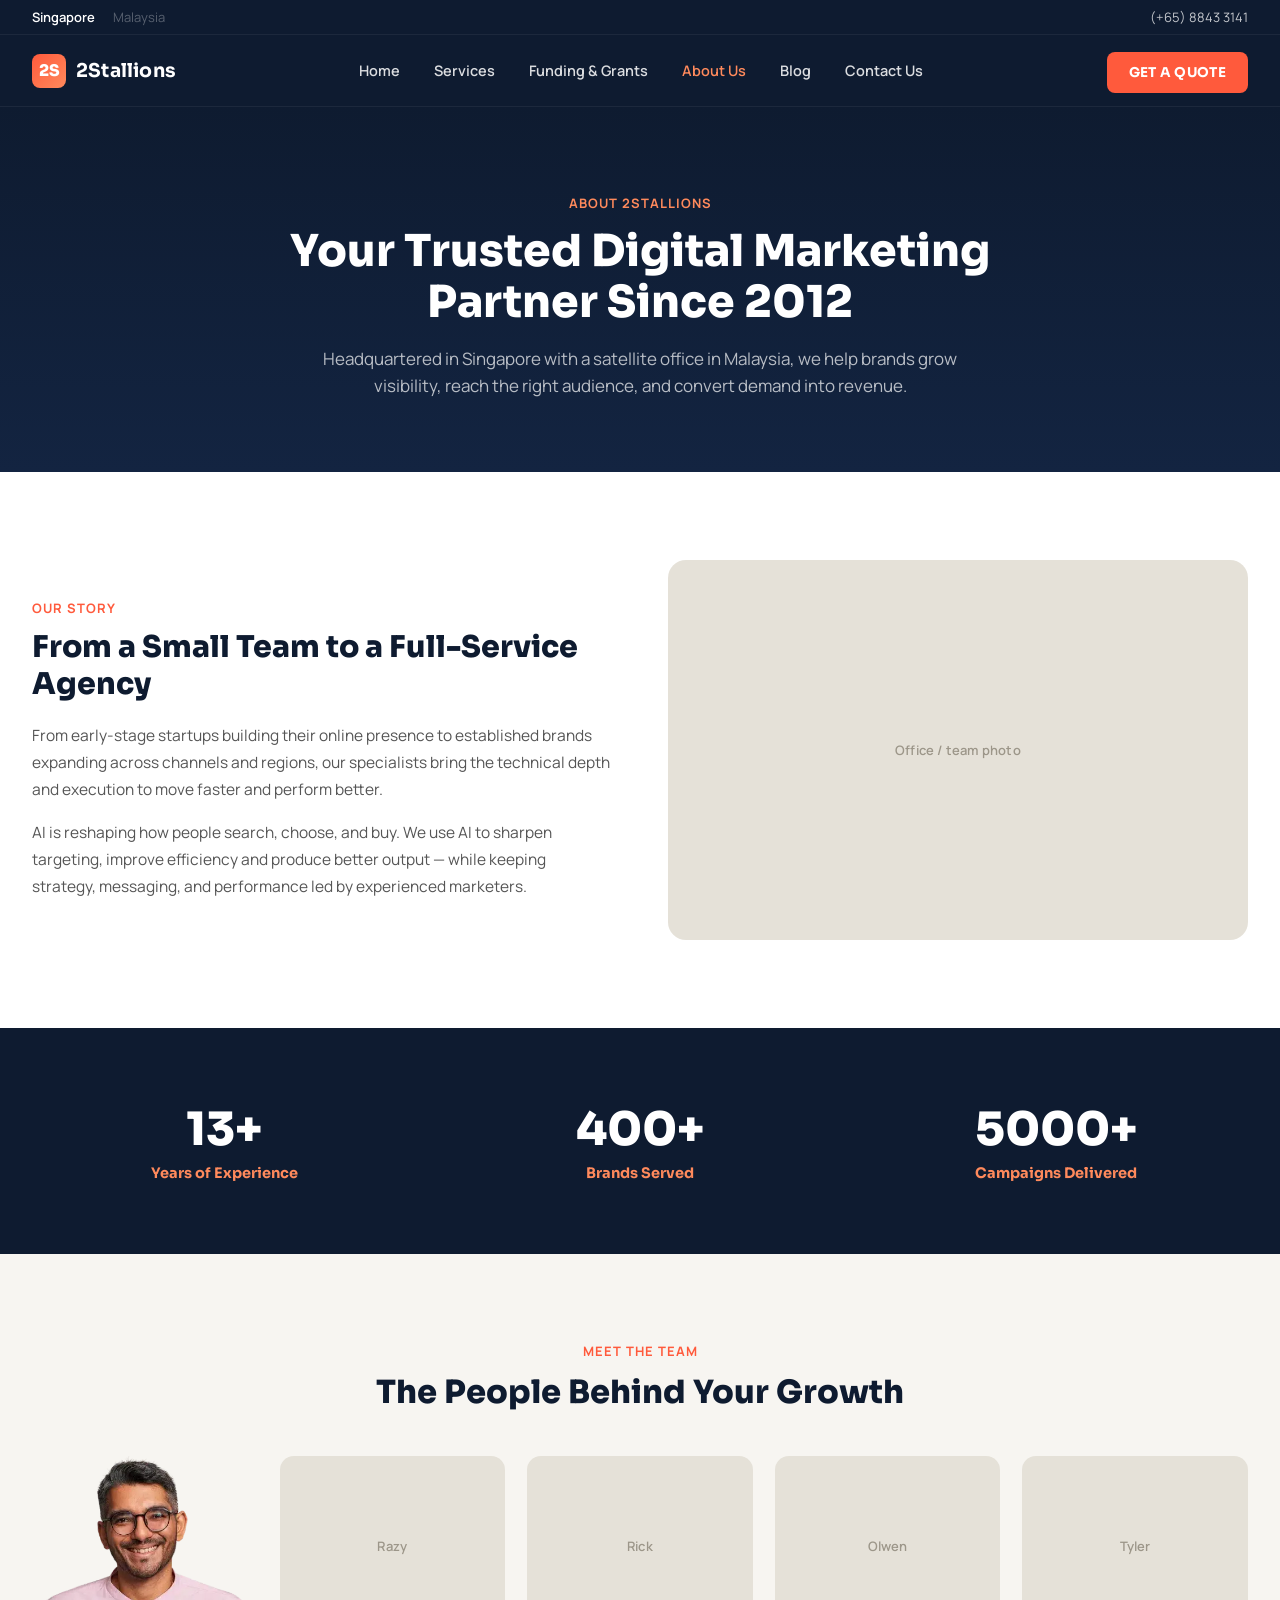
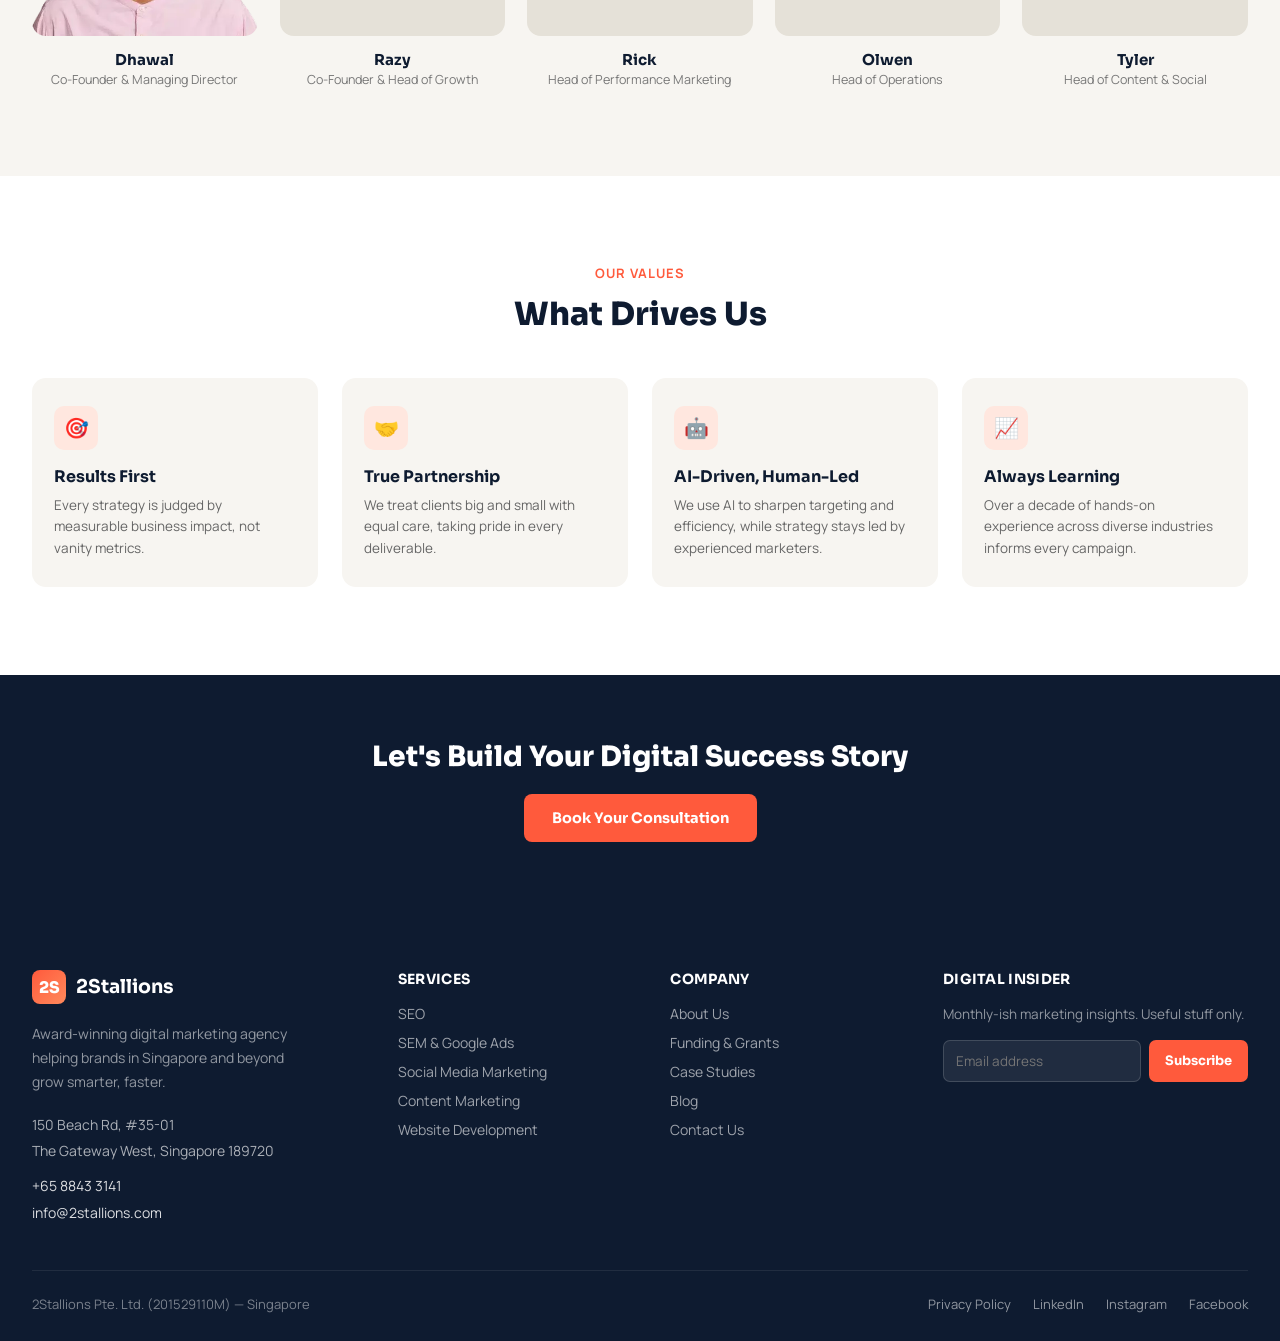
<file: about.html>
<!DOCTYPE html>
<html lang="en">
<head>
<meta charset="utf-8">
<meta name="viewport" content="width=device-width, initial-scale=1">
<title>About Us | 2Stallions Digital Marketing Agency</title>
<meta name="description" content="2Stallions is a full-service digital marketing agency headquartered in Singapore since 2012, with a satellite office in Malaysia.">
<link rel="preconnect" href="https://fonts.googleapis.com">
<link href="https://fonts.googleapis.com/css2?family=Sora:wght@600;700;800&family=Manrope:wght@400;500;600;700&display=swap" rel="stylesheet">
<link rel="stylesheet" href="./styles.css">
<style>
@media (max-width:980px){ h1{font-size:clamp(28px,6vw,44px) !important} }
</style>
</head>
<body>
<div style="overflow-x:hidden">
<header style="position:sticky;top:0;z-index:100;background:#0E1B30;font-family:'Manrope',sans-serif;box-shadow:0 1px 0 rgba(255,255,255,0.06)">
  <div style="display:flex;align-items:center;justify-content:space-between;gap:24px;max-width:1280px;margin:0 auto;padding:8px 32px;font-size:13px;color:rgba(255,255,255,0.6);border-bottom:1px solid rgba(255,255,255,0.06)">
    <div style="display:flex;gap:18px;align-items:center">
      <span style="color:#fff;font-weight:600">Singapore</span>
      <span style="opacity:0.5">Malaysia</span>
    </div>
    <div style="display:flex;gap:20px;align-items:center">
      <a href="tel:+6588433141" style="color:rgba(255,255,255,0.75);text-decoration:none">(+65) 8843 3141</a>
    </div>
  </div>
  <div style="display:flex;align-items:center;justify-content:space-between;max-width:1280px;margin:0 auto;padding:16px 32px;gap:24px">
    <a href="./index.html" style="display:flex;align-items:center;gap:10px;text-decoration:none">
      <div style="width:34px;height:34px;border-radius:8px;background:linear-gradient(135deg,#FF5A3C,#FF8A5C);display:flex;align-items:center;justify-content:center;font-family:'Sora',sans-serif;font-weight:800;color:#fff;font-size:16px">2S</div>
      <span style="font-family:'Sora',sans-serif;font-weight:700;font-size:19px;color:#fff;letter-spacing:0.2px">2Stallions</span>
    </a>
    <nav class="hdr-desktop-nav">
      <div class="nav-item-wrap" style="position:relative"><a href="./index.html" style="display:flex;align-items:center;gap:4px;color:rgba(255,255,255,0.85);text-decoration:none;font-size:14.5px;font-weight:600;padding:10px 4px">Home</a></div>
      <div class="nav-item-wrap" style="position:relative"><a href="./services.html" style="display:flex;align-items:center;gap:4px;color:rgba(255,255,255,0.85);text-decoration:none;font-size:14.5px;font-weight:600;padding:10px 4px">Services</a></div>
      <div class="nav-item-wrap" style="position:relative"><a href="./grants.html" style="display:flex;align-items:center;gap:4px;color:rgba(255,255,255,0.85);text-decoration:none;font-size:14.5px;font-weight:600;padding:10px 4px">Funding &amp; Grants</a></div>
      <div class="nav-item-wrap" style="position:relative"><a href="./about.html" style="display:flex;align-items:center;gap:4px;color:#FF8A5C;text-decoration:none;font-size:14.5px;font-weight:600;padding:10px 4px">About Us</a></div>
      <div class="nav-item-wrap" style="position:relative"><a href="./blog.html" style="display:flex;align-items:center;gap:4px;color:rgba(255,255,255,0.85);text-decoration:none;font-size:14.5px;font-weight:600;padding:10px 4px">Blog</a></div>
      <div class="nav-item-wrap" style="position:relative"><a href="./contact.html" style="display:flex;align-items:center;gap:4px;color:rgba(255,255,255,0.85);text-decoration:none;font-size:14.5px;font-weight:600;padding:10px 4px">Contact Us</a></div>
    </nav>
    <div style="display:flex;align-items:center;gap:14px">
      <a href="./contact.html" class="hdr-cta-desktop" style="text-decoration:none">
        <span style="background:#FF5A3C;color:#fff;font-family:'Sora',sans-serif;font-weight:700;font-size:13.5px;letter-spacing:0.3px;padding:12px 22px;border-radius:8px;white-space:nowrap">GET A QUOTE</span>
      </a>
      <details class="hdr-mobile-toggle">
        <summary aria-label="Toggle navigation" style="color:#fff;font-size:22px;line-height:1;padding:6px">
          <span class="hdr-mobile-icon-open">&#9776;</span><span class="hdr-mobile-icon-close">&#10005;</span>
        </summary>
        <div style="background:#0E1B30;border-top:1px solid rgba(255,255,255,0.08);padding:8px 24px 24px;display:flex;flex-direction:column;gap:2px;animation:hdr-fade 0.15s ease-out">
          <a href="./index.html" style="color:rgba(255,255,255,0.85);text-decoration:none;font-size:15.5px;font-weight:600;padding:12px 4px;border-bottom:1px solid rgba(255,255,255,0.06)">Home</a>
          <a href="./services.html" style="color:rgba(255,255,255,0.85);text-decoration:none;font-size:15.5px;font-weight:600;padding:12px 4px;border-bottom:1px solid rgba(255,255,255,0.06)">Services</a>
          <a href="./grants.html" style="color:rgba(255,255,255,0.85);text-decoration:none;font-size:15.5px;font-weight:600;padding:12px 4px;border-bottom:1px solid rgba(255,255,255,0.06)">Funding &amp; Grants</a>
          <a href="./about.html" style="color:#FF8A5C;text-decoration:none;font-size:15.5px;font-weight:600;padding:12px 4px;border-bottom:1px solid rgba(255,255,255,0.06)">About Us</a>
          <a href="./blog.html" style="color:rgba(255,255,255,0.85);text-decoration:none;font-size:15.5px;font-weight:600;padding:12px 4px;border-bottom:1px solid rgba(255,255,255,0.06)">Blog</a>
          <a href="./contact.html" style="color:rgba(255,255,255,0.85);text-decoration:none;font-size:15.5px;font-weight:600;padding:12px 4px;border-bottom:1px solid rgba(255,255,255,0.06)">Contact Us</a>
          <a href="./contact.html" style="margin-top:14px;text-align:center;background:#FF5A3C;color:#fff;font-family:'Sora',sans-serif;font-weight:700;font-size:14px;padding:14px;border-radius:8px;text-decoration:none">GET A QUOTE</a>
        </div>
      </details>
    </div>
  </div>
</header>

<section style="background:linear-gradient(180deg,#0E1B30 0%,#132441 100%);padding:88px 32px 72px;text-align:center">
  <p style="font-size:13px;font-weight:700;letter-spacing:1px;color:#FF8A5C;margin:0 0 14px">ABOUT 2STALLIONS</p>
  <h1 style="font-family:'Sora',sans-serif;font-weight:800;font-size:44px;color:#fff;margin:0 0 18px;max-width:760px;margin-left:auto;margin-right:auto;line-height:1.15">Your Trusted Digital Marketing Partner Since 2012</h1>
  <p style="font-size:17px;color:rgba(255,255,255,0.7);max-width:640px;margin:0 auto;line-height:1.6">Headquartered in Singapore with a satellite office in Malaysia, we help brands grow visibility, reach the right audience, and convert demand into revenue.</p>
</section>

<section style="padding:88px 32px;background:#fff">
  <div style="max-width:1280px;margin:0 auto;display:grid;grid-template-columns:1fr 1fr;gap:56px;align-items:center" class="g-2col">
    <div>
      <p style="font-size:13px;font-weight:700;letter-spacing:1px;color:#FF5A3C;margin:0 0 12px">OUR STORY</p>
      <h2 style="font-family:'Sora',sans-serif;font-weight:800;font-size:30px;color:#0E1B30;margin:0 0 18px;line-height:1.25">From a Small Team to a Full-Service Agency</h2>
      <p style="font-size:15.5px;line-height:1.75;color:#555;margin:0 0 16px">From early-stage startups building their online presence to established brands expanding across channels and regions, our specialists bring the technical depth and execution to move faster and perform better.</p>
      <p style="font-size:15.5px;line-height:1.75;color:#555;margin:0">AI is reshaping how people search, choose, and buy. We use AI to sharpen targeting, improve efficiency and produce better output — while keeping strategy, messaging, and performance led by experienced marketers.</p>
    </div>
    <div class="img-placeholder" style="width:100%;height:380px;border-radius:18px;">Office / team photo</div>
  </div>
</section>

<section style="padding:72px 32px;background:#0E1B30">
  <div style="max-width:1280px;margin:0 auto;display:grid;grid-template-columns:repeat(3,1fr);gap:32px;text-align:center" class="g-3col">
    <div>
        <div style="font-family:'Sora',sans-serif;font-weight:800;font-size:46px;color:#fff">13+</div>
        <div style="font-family:'Sora',sans-serif;font-weight:700;font-size:14.5px;color:#FF8A5C;margin-top:6px">Years of Experience</div>
      </div>
      <div>
        <div style="font-family:'Sora',sans-serif;font-weight:800;font-size:46px;color:#fff">400+</div>
        <div style="font-family:'Sora',sans-serif;font-weight:700;font-size:14.5px;color:#FF8A5C;margin-top:6px">Brands Served</div>
      </div>
      <div>
        <div style="font-family:'Sora',sans-serif;font-weight:800;font-size:46px;color:#fff">5000+</div>
        <div style="font-family:'Sora',sans-serif;font-weight:700;font-size:14.5px;color:#FF8A5C;margin-top:6px">Campaigns Delivered</div>
      </div>
  </div>
</section>

<section style="padding:88px 32px;background:#F7F5F1">
  <div style="max-width:1280px;margin:0 auto">
    <p style="text-align:center;font-size:13px;font-weight:700;letter-spacing:1px;color:#FF5A3C;margin:0 0 12px">MEET THE TEAM</p>
    <h2 style="text-align:center;font-family:'Sora',sans-serif;font-weight:800;font-size:32px;color:#0E1B30;margin:0 0 44px">The People Behind Your Growth</h2>
    <div style="display:grid;grid-template-columns:repeat(5,1fr);gap:22px" class="g-5col">
      <div style="text-align:center">
          <img src="images/team/Dhawal.webp" alt="Dhawal, Co-Founder and Managing Director at 2Stallions digital marketing agency" width="400" height="320" loading="lazy" decoding="async" style="width:100%;height:180px;border-radius:14px;object-fit:cover;object-position:top;display:block" />
          <div style="font-family:'Sora',sans-serif;font-weight:700;font-size:15px;color:#0E1B30;margin-top:14px">Dhawal</div>
          <div style="font-size:12.5px;color:#777;margin-top:2px">Co-Founder &amp; Managing Director</div>
        </div>
      <div style="text-align:center">
          <div class="img-placeholder" style="width:100%;height:180px;border-radius:14px;">Razy</div>
          <div style="font-family:'Sora',sans-serif;font-weight:700;font-size:15px;color:#0E1B30;margin-top:14px">Razy</div>
          <div style="font-size:12.5px;color:#777;margin-top:2px">Co-Founder &amp; Head of Growth</div>
        </div>
      <div style="text-align:center">
          <div class="img-placeholder" style="width:100%;height:180px;border-radius:14px;">Rick</div>
          <div style="font-family:'Sora',sans-serif;font-weight:700;font-size:15px;color:#0E1B30;margin-top:14px">Rick</div>
          <div style="font-size:12.5px;color:#777;margin-top:2px">Head of Performance Marketing</div>
        </div>
      <div style="text-align:center">
          <div class="img-placeholder" style="width:100%;height:180px;border-radius:14px;">Olwen</div>
          <div style="font-family:'Sora',sans-serif;font-weight:700;font-size:15px;color:#0E1B30;margin-top:14px">Olwen</div>
          <div style="font-size:12.5px;color:#777;margin-top:2px">Head of Operations</div>
        </div>
      <div style="text-align:center">
          <div class="img-placeholder" style="width:100%;height:180px;border-radius:14px;">Tyler</div>
          <div style="font-family:'Sora',sans-serif;font-weight:700;font-size:15px;color:#0E1B30;margin-top:14px">Tyler</div>
          <div style="font-size:12.5px;color:#777;margin-top:2px">Head of Content &amp; Social</div>
        </div>
    </div>
  </div>
</section>

<section style="padding:88px 32px;background:#fff">
  <div style="max-width:1280px;margin:0 auto">
    <p style="text-align:center;font-size:13px;font-weight:700;letter-spacing:1px;color:#FF5A3C;margin:0 0 12px">OUR VALUES</p>
    <h2 style="text-align:center;font-family:'Sora',sans-serif;font-weight:800;font-size:32px;color:#0E1B30;margin:0 0 44px">What Drives Us</h2>
    <div style="display:grid;grid-template-columns:repeat(4,1fr);gap:24px" class="g-4col">
      <div style="background:#F7F5F1;border-radius:14px;padding:28px 22px">
          <div style="width:44px;height:44px;border-radius:10px;background:#FFE7DF;display:flex;align-items:center;justify-content:center;font-size:20px;margin-bottom:16px">&#127919;</div>
          <div style="font-family:'Sora',sans-serif;font-weight:700;font-size:16px;color:#0E1B30;margin-bottom:8px">Results First</div>
          <div style="font-size:13.5px;line-height:1.6;color:#666">Every strategy is judged by measurable business impact, not vanity metrics.</div>
        </div>
      <div style="background:#F7F5F1;border-radius:14px;padding:28px 22px">
          <div style="width:44px;height:44px;border-radius:10px;background:#FFE7DF;display:flex;align-items:center;justify-content:center;font-size:20px;margin-bottom:16px">&#129309;</div>
          <div style="font-family:'Sora',sans-serif;font-weight:700;font-size:16px;color:#0E1B30;margin-bottom:8px">True Partnership</div>
          <div style="font-size:13.5px;line-height:1.6;color:#666">We treat clients big and small with equal care, taking pride in every deliverable.</div>
        </div>
      <div style="background:#F7F5F1;border-radius:14px;padding:28px 22px">
          <div style="width:44px;height:44px;border-radius:10px;background:#FFE7DF;display:flex;align-items:center;justify-content:center;font-size:20px;margin-bottom:16px">&#129302;</div>
          <div style="font-family:'Sora',sans-serif;font-weight:700;font-size:16px;color:#0E1B30;margin-bottom:8px">AI-Driven, Human-Led</div>
          <div style="font-size:13.5px;line-height:1.6;color:#666">We use AI to sharpen targeting and efficiency, while strategy stays led by experienced marketers.</div>
        </div>
      <div style="background:#F7F5F1;border-radius:14px;padding:28px 22px">
          <div style="width:44px;height:44px;border-radius:10px;background:#FFE7DF;display:flex;align-items:center;justify-content:center;font-size:20px;margin-bottom:16px">&#128200;</div>
          <div style="font-family:'Sora',sans-serif;font-weight:700;font-size:16px;color:#0E1B30;margin-bottom:8px">Always Learning</div>
          <div style="font-size:13.5px;line-height:1.6;color:#666">Over a decade of hands-on experience across diverse industries informs every campaign.</div>
        </div>
    </div>
  </div>
</section>

<section style="padding:64px 32px;background:#0E1B30;text-align:center">
  <h2 style="font-family:'Sora',sans-serif;font-weight:800;font-size:28px;color:#fff;margin:0 0 20px">Let's Build Your Digital Success Story</h2>
  <a href="./contact.html" style="display:inline-block;background:#FF5A3C;color:#fff;text-decoration:none;font-family:'Sora',sans-serif;font-weight:700;font-size:14.5px;padding:15px 28px;border-radius:8px">Book Your Consultation</a>
</section>

<footer style="background:#0E1B30;font-family:'Manrope',sans-serif;color:rgba(255,255,255,0.75);padding:64px 32px 28px">
  <div style="max-width:1280px;margin:0 auto;display:grid;grid-template-columns:1.4fr 1fr 1fr 1.2fr;gap:40px" class="ftr-grid">
    <div>
      <div style="display:flex;align-items:center;gap:10px;margin-bottom:18px">
        <div style="width:34px;height:34px;border-radius:8px;background:linear-gradient(135deg,#FF5A3C,#FF8A5C);display:flex;align-items:center;justify-content:center;font-family:'Sora',sans-serif;font-weight:800;color:#fff;font-size:16px">2S</div>
        <span style="font-family:'Sora',sans-serif;font-weight:700;font-size:19px;color:#fff">2Stallions</span>
      </div>
      <p style="font-size:14px;line-height:1.7;color:rgba(255,255,255,0.55);max-width:280px;margin:0 0 18px">Award-winning digital marketing agency helping brands in Singapore and beyond grow smarter, faster.</p>
      <div style="font-size:14px;line-height:1.9;color:rgba(255,255,255,0.65)">
        <div>150 Beach Rd, #35-01</div>
        <div>The Gateway West, Singapore 189720</div>
        <div style="margin-top:8px"><a href="tel:+6588433141" style="color:rgba(255,255,255,0.85);text-decoration:none">+65 8843 3141</a></div>
        <div><a href="mailto:info@2stallions.com" style="color:rgba(255,255,255,0.85);text-decoration:none">info@2stallions.com</a></div>
      </div>
    </div>
    <div>
      <div style="font-family:'Sora',sans-serif;font-weight:700;color:#fff;font-size:14px;margin-bottom:16px;letter-spacing:0.3px">SERVICES</div>
      <div style="display:flex;flex-direction:column;gap:10px;font-size:14px">
        <a href="./services.html" style="color:rgba(255,255,255,0.6);text-decoration:none">SEO</a>
        <a href="./services.html" style="color:rgba(255,255,255,0.6);text-decoration:none">SEM &amp; Google Ads</a>
        <a href="./services.html" style="color:rgba(255,255,255,0.6);text-decoration:none">Social Media Marketing</a>
        <a href="./services.html" style="color:rgba(255,255,255,0.6);text-decoration:none">Content Marketing</a>
        <a href="./services.html" style="color:rgba(255,255,255,0.6);text-decoration:none">Website Development</a>
      </div>
    </div>
    <div>
      <div style="font-family:'Sora',sans-serif;font-weight:700;color:#fff;font-size:14px;margin-bottom:16px;letter-spacing:0.3px">COMPANY</div>
      <div style="display:flex;flex-direction:column;gap:10px;font-size:14px">
        <a href="./about.html" style="color:rgba(255,255,255,0.6);text-decoration:none">About Us</a>
        <a href="./grants.html" style="color:rgba(255,255,255,0.6);text-decoration:none">Funding &amp; Grants</a>
        <a href="./index.html#case-studies" style="color:rgba(255,255,255,0.6);text-decoration:none">Case Studies</a>
        <a href="./blog.html" style="color:rgba(255,255,255,0.6);text-decoration:none">Blog</a>
        <a href="./contact.html" style="color:rgba(255,255,255,0.6);text-decoration:none">Contact Us</a>
      </div>
    </div>
    <div>
      <div style="font-family:'Sora',sans-serif;font-weight:700;color:#fff;font-size:14px;margin-bottom:16px;letter-spacing:0.3px">DIGITAL INSIDER</div>
      <p style="font-size:13.5px;line-height:1.6;color:rgba(255,255,255,0.55);margin:0 0 14px">Monthly-ish marketing insights. Useful stuff only.</p>
      <form style="display:flex;gap:8px">
        <input type="email" required placeholder="Email address" style="flex:1;min-width:0;background:rgba(255,255,255,0.08);border:1px solid rgba(255,255,255,0.15);border-radius:7px;padding:11px 12px;color:#fff;font-size:13.5px;font-family:'Manrope',sans-serif" />
        <button type="submit" style="background:#FF5A3C;color:#fff;border:none;border-radius:7px;padding:11px 16px;font-family:'Sora',sans-serif;font-weight:700;font-size:13px;cursor:pointer;white-space:nowrap">Subscribe</button>
      </form>
    </div>
  </div>
  <div style="max-width:1280px;margin:44px auto 0;padding-top:24px;border-top:1px solid rgba(255,255,255,0.08);display:flex;flex-wrap:wrap;justify-content:space-between;gap:16px;font-size:13px;color:rgba(255,255,255,0.45)">
    <span>2Stallions Pte. Ltd. (201529110M) &mdash; Singapore</span>
    <div style="display:flex;gap:22px">
      <a href="#" style="color:rgba(255,255,255,0.55);text-decoration:none">Privacy Policy</a>
      <a href="https://www.linkedin.com/company/2stallions/" style="color:rgba(255,255,255,0.55);text-decoration:none">LinkedIn</a>
      <a href="https://www.instagram.com/2stallionsdigital/" style="color:rgba(255,255,255,0.55);text-decoration:none">Instagram</a>
      <a href="https://www.facebook.com/2Stallions/" style="color:rgba(255,255,255,0.55);text-decoration:none">Facebook</a>
    </div>
  </div>
</footer>
</div>
</body>
</html>
</file>
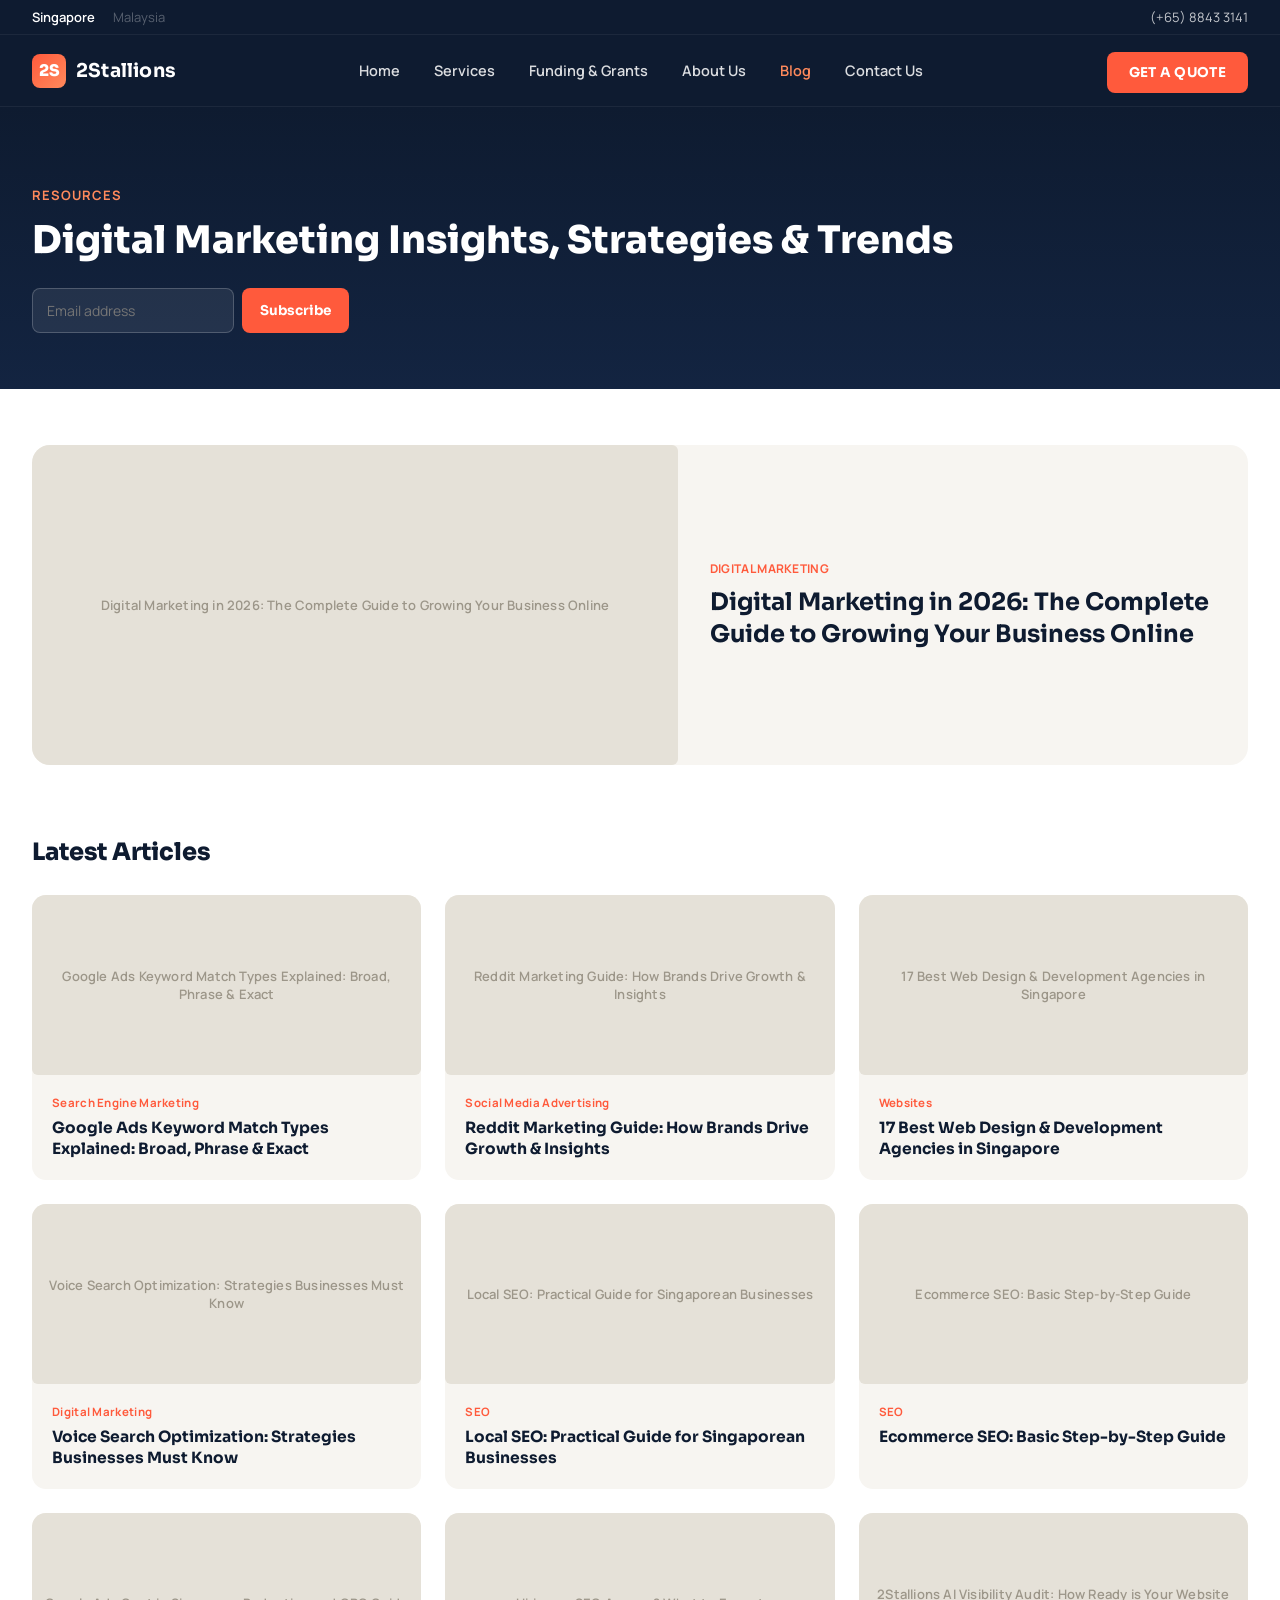
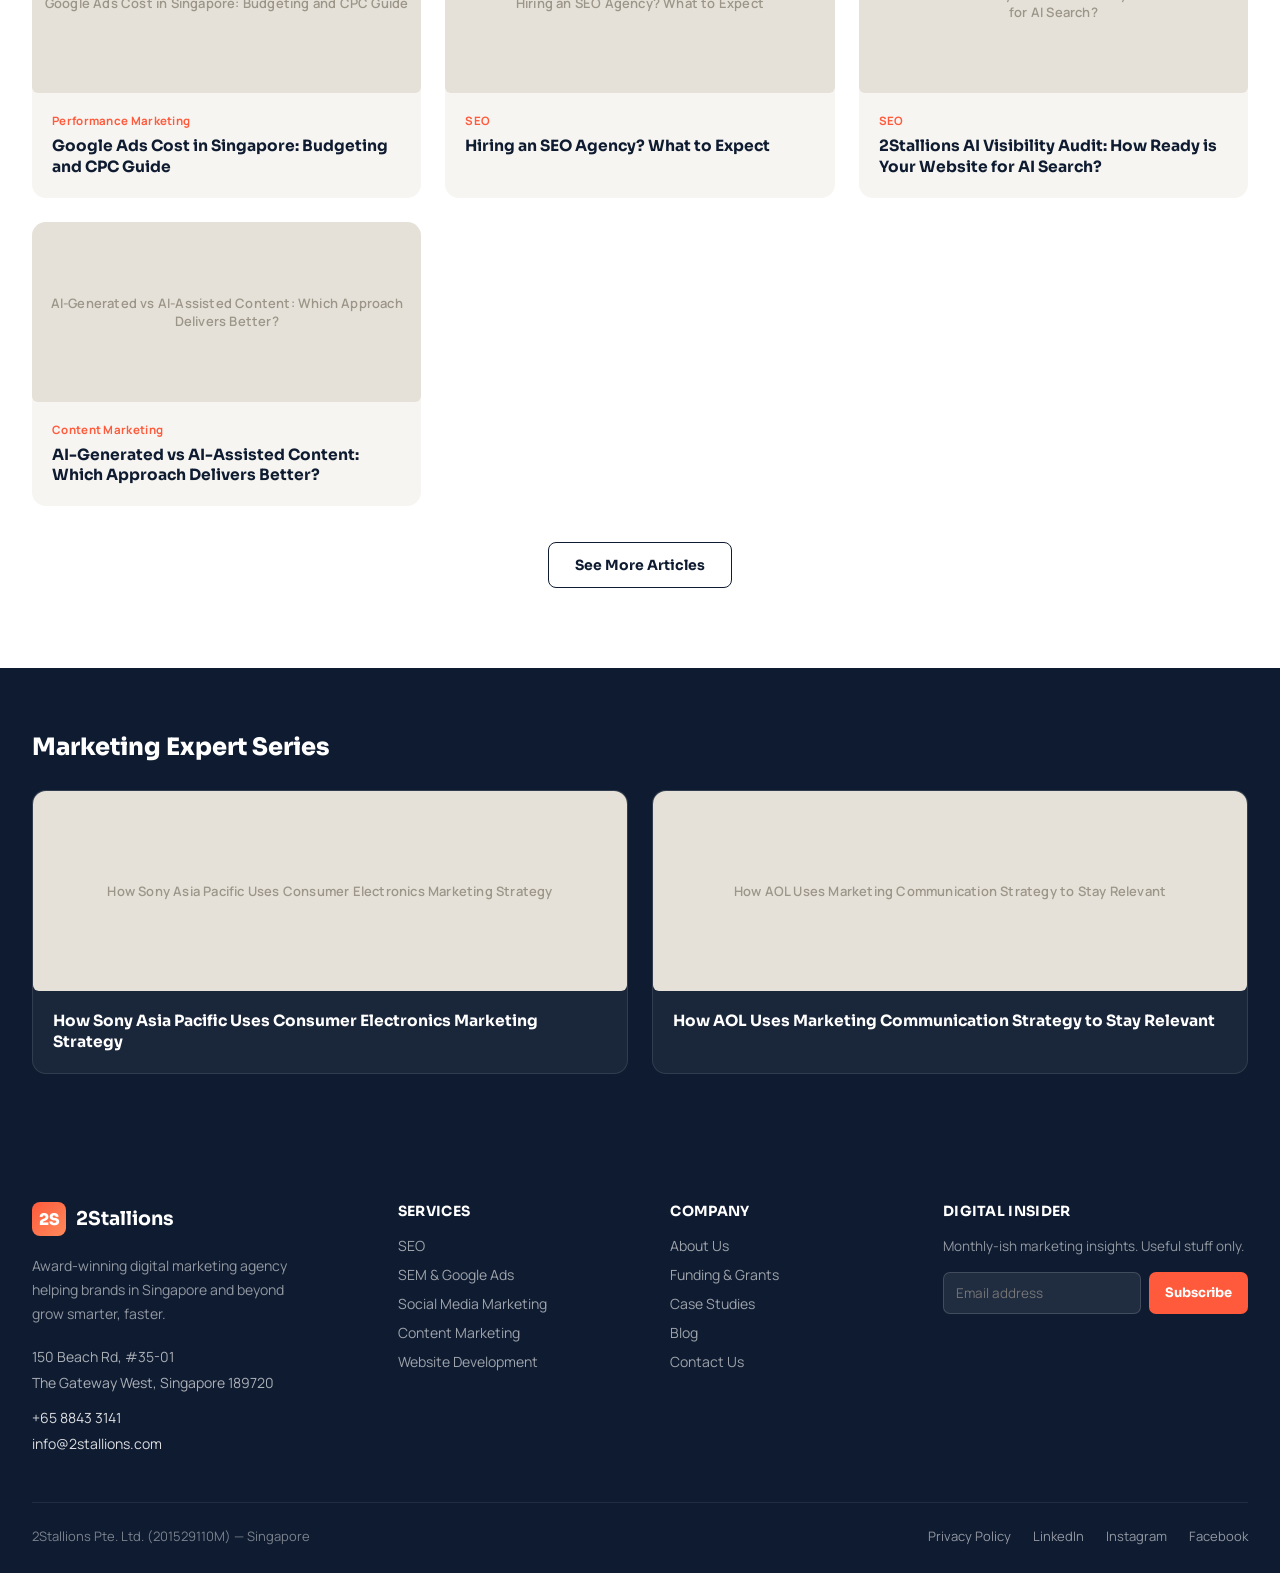
<file: blog.html>
<!DOCTYPE html>
<html lang="en">
<head>
<meta charset="utf-8">
<meta name="viewport" content="width=device-width, initial-scale=1">
<title>Blog | 2Stallions Digital Marketing Insights</title>
<meta name="description" content="Digital marketing insights, strategies and trends from the 2Stallions team — SEO, SEM, social, content and more.">
<link rel="preconnect" href="https://fonts.googleapis.com">
<link href="https://fonts.googleapis.com/css2?family=Sora:wght@600;700;800&family=Manrope:wght@400;500;600;700&display=swap" rel="stylesheet">
<link rel="stylesheet" href="./styles.css">
<style>
@media (max-width:980px){ h1{font-size:clamp(26px,6vw,38px) !important} }
</style>
</head>
<body>
<div style="overflow-x:hidden">
<header style="position:sticky;top:0;z-index:100;background:#0E1B30;font-family:'Manrope',sans-serif;box-shadow:0 1px 0 rgba(255,255,255,0.06)">
  <div style="display:flex;align-items:center;justify-content:space-between;gap:24px;max-width:1280px;margin:0 auto;padding:8px 32px;font-size:13px;color:rgba(255,255,255,0.6);border-bottom:1px solid rgba(255,255,255,0.06)">
    <div style="display:flex;gap:18px;align-items:center">
      <span style="color:#fff;font-weight:600">Singapore</span>
      <span style="opacity:0.5">Malaysia</span>
    </div>
    <div style="display:flex;gap:20px;align-items:center">
      <a href="tel:+6588433141" style="color:rgba(255,255,255,0.75);text-decoration:none">(+65) 8843 3141</a>
    </div>
  </div>
  <div style="display:flex;align-items:center;justify-content:space-between;max-width:1280px;margin:0 auto;padding:16px 32px;gap:24px">
    <a href="./index.html" style="display:flex;align-items:center;gap:10px;text-decoration:none">
      <div style="width:34px;height:34px;border-radius:8px;background:linear-gradient(135deg,#FF5A3C,#FF8A5C);display:flex;align-items:center;justify-content:center;font-family:'Sora',sans-serif;font-weight:800;color:#fff;font-size:16px">2S</div>
      <span style="font-family:'Sora',sans-serif;font-weight:700;font-size:19px;color:#fff;letter-spacing:0.2px">2Stallions</span>
    </a>
    <nav class="hdr-desktop-nav">
      <div class="nav-item-wrap" style="position:relative"><a href="./index.html" style="display:flex;align-items:center;gap:4px;color:rgba(255,255,255,0.85);text-decoration:none;font-size:14.5px;font-weight:600;padding:10px 4px">Home</a></div>
      <div class="nav-item-wrap" style="position:relative"><a href="./services.html" style="display:flex;align-items:center;gap:4px;color:rgba(255,255,255,0.85);text-decoration:none;font-size:14.5px;font-weight:600;padding:10px 4px">Services</a></div>
      <div class="nav-item-wrap" style="position:relative"><a href="./grants.html" style="display:flex;align-items:center;gap:4px;color:rgba(255,255,255,0.85);text-decoration:none;font-size:14.5px;font-weight:600;padding:10px 4px">Funding &amp; Grants</a></div>
      <div class="nav-item-wrap" style="position:relative"><a href="./about.html" style="display:flex;align-items:center;gap:4px;color:rgba(255,255,255,0.85);text-decoration:none;font-size:14.5px;font-weight:600;padding:10px 4px">About Us</a></div>
      <div class="nav-item-wrap" style="position:relative"><a href="./blog.html" style="display:flex;align-items:center;gap:4px;color:#FF8A5C;text-decoration:none;font-size:14.5px;font-weight:600;padding:10px 4px">Blog</a></div>
      <div class="nav-item-wrap" style="position:relative"><a href="./contact.html" style="display:flex;align-items:center;gap:4px;color:rgba(255,255,255,0.85);text-decoration:none;font-size:14.5px;font-weight:600;padding:10px 4px">Contact Us</a></div>
    </nav>
    <div style="display:flex;align-items:center;gap:14px">
      <a href="./contact.html" class="hdr-cta-desktop" style="text-decoration:none">
        <span style="background:#FF5A3C;color:#fff;font-family:'Sora',sans-serif;font-weight:700;font-size:13.5px;letter-spacing:0.3px;padding:12px 22px;border-radius:8px;white-space:nowrap">GET A QUOTE</span>
      </a>
      <details class="hdr-mobile-toggle">
        <summary aria-label="Toggle navigation" style="color:#fff;font-size:22px;line-height:1;padding:6px">
          <span class="hdr-mobile-icon-open">&#9776;</span><span class="hdr-mobile-icon-close">&#10005;</span>
        </summary>
        <div style="background:#0E1B30;border-top:1px solid rgba(255,255,255,0.08);padding:8px 24px 24px;display:flex;flex-direction:column;gap:2px;animation:hdr-fade 0.15s ease-out">
          <a href="./index.html" style="color:rgba(255,255,255,0.85);text-decoration:none;font-size:15.5px;font-weight:600;padding:12px 4px;border-bottom:1px solid rgba(255,255,255,0.06)">Home</a>
          <a href="./services.html" style="color:rgba(255,255,255,0.85);text-decoration:none;font-size:15.5px;font-weight:600;padding:12px 4px;border-bottom:1px solid rgba(255,255,255,0.06)">Services</a>
          <a href="./grants.html" style="color:rgba(255,255,255,0.85);text-decoration:none;font-size:15.5px;font-weight:600;padding:12px 4px;border-bottom:1px solid rgba(255,255,255,0.06)">Funding &amp; Grants</a>
          <a href="./about.html" style="color:rgba(255,255,255,0.85);text-decoration:none;font-size:15.5px;font-weight:600;padding:12px 4px;border-bottom:1px solid rgba(255,255,255,0.06)">About Us</a>
          <a href="./blog.html" style="color:#FF8A5C;text-decoration:none;font-size:15.5px;font-weight:600;padding:12px 4px;border-bottom:1px solid rgba(255,255,255,0.06)">Blog</a>
          <a href="./contact.html" style="color:rgba(255,255,255,0.85);text-decoration:none;font-size:15.5px;font-weight:600;padding:12px 4px;border-bottom:1px solid rgba(255,255,255,0.06)">Contact Us</a>
          <a href="./contact.html" style="margin-top:14px;text-align:center;background:#FF5A3C;color:#fff;font-family:'Sora',sans-serif;font-weight:700;font-size:14px;padding:14px;border-radius:8px;text-decoration:none">GET A QUOTE</a>
        </div>
      </details>
    </div>
  </div>
</header>

<section style="background:linear-gradient(180deg,#0E1B30 0%,#132441 100%);padding:80px 32px 56px">
  <div style="max-width:1280px;margin:0 auto;display:flex;flex-wrap:wrap;justify-content:space-between;align-items:flex-end;gap:24px">
    <div>
      <p style="font-size:13px;font-weight:700;letter-spacing:1px;color:#FF8A5C;margin:0 0 12px">RESOURCES</p>
      <h1 style="font-family:'Sora',sans-serif;font-weight:800;font-size:38px;color:#fff;margin:0">Digital Marketing Insights, Strategies &amp; Trends</h1>
    </div>
    <form style="display:flex;gap:8px">
      <input required type="email" placeholder="Email address" style="background:rgba(255,255,255,0.08);border:1px solid rgba(255,255,255,0.2);border-radius:8px;padding:12px 14px;color:#fff;font-size:14px;font-family:'Manrope',sans-serif" />
      <button type="submit" style="background:#FF5A3C;color:#fff;border:none;border-radius:8px;padding:12px 18px;font-family:'Sora',sans-serif;font-weight:700;font-size:13.5px;cursor:pointer;white-space:nowrap">Subscribe</button>
    </form>
  </div>
</section>

<section style="padding:56px 32px;background:#fff">
  <div style="max-width:1280px;margin:0 auto">
    <a href="./digital-marketing-guide-2026.html" style="text-decoration:none;display:grid;grid-template-columns:1.2fr 1fr;gap:32px;align-items:center;background:#F7F5F1;border-radius:18px;overflow:hidden" class="g-2col">
      <div class="img-placeholder" style="width:100%;height:320px;border-radius:6px;">Digital Marketing in 2026: The Complete Guide to Growing Your Business Online</div>
      <div style="padding:8px 32px 8px 0">
        <div style="font-size:12px;font-weight:700;color:#FF5A3C;letter-spacing:0.3px;margin-bottom:10px">DIGITAL MARKETING</div>
        <div style="font-family:'Sora',sans-serif;font-weight:700;font-size:24px;color:#0E1B30;line-height:1.3">Digital Marketing in 2026: The Complete Guide to Growing Your Business Online</div>
      </div>
    </a>
  </div>
</section>

<section style="padding:16px 32px 80px;background:#fff">
  <div style="max-width:1280px;margin:0 auto">
    <h2 style="font-family:'Sora',sans-serif;font-weight:800;font-size:24px;color:#0E1B30;margin:0 0 28px">Latest Articles</h2>
    <div style="display:grid;grid-template-columns:repeat(3,1fr);gap:24px" class="g-3col">
      <a href="./google-ads-keyword-match-types.html" style="text-decoration:none;display:block;background:#F7F5F1;border-radius:14px;overflow:hidden">
          <div class="img-placeholder" style="width:100%;height:180px;border-radius:6px;">Google Ads Keyword Match Types Explained: Broad, Phrase &amp; Exact</div>
          <div style="padding:20px">
            <div style="font-size:11.5px;font-weight:700;color:#FF5A3C;letter-spacing:0.3px;margin-bottom:8px">Search Engine Marketing</div>
            <div style="font-family:'Sora',sans-serif;font-weight:700;font-size:15.5px;color:#0E1B30;line-height:1.35">Google Ads Keyword Match Types Explained: Broad, Phrase &amp; Exact</div>
          </div>
        </a>
      <a href="#" style="text-decoration:none;display:block;background:#F7F5F1;border-radius:14px;overflow:hidden">
          <div class="img-placeholder" style="width:100%;height:180px;border-radius:6px;">Reddit Marketing Guide: How Brands Drive Growth & Insights</div>
          <div style="padding:20px">
            <div style="font-size:11.5px;font-weight:700;color:#FF5A3C;letter-spacing:0.3px;margin-bottom:8px">Social Media Advertising</div>
            <div style="font-family:'Sora',sans-serif;font-weight:700;font-size:15.5px;color:#0E1B30;line-height:1.35">Reddit Marketing Guide: How Brands Drive Growth & Insights</div>
          </div>
        </a>
      <a href="#" style="text-decoration:none;display:block;background:#F7F5F1;border-radius:14px;overflow:hidden">
          <div class="img-placeholder" style="width:100%;height:180px;border-radius:6px;">17 Best Web Design & Development Agencies in Singapore</div>
          <div style="padding:20px">
            <div style="font-size:11.5px;font-weight:700;color:#FF5A3C;letter-spacing:0.3px;margin-bottom:8px">Websites</div>
            <div style="font-family:'Sora',sans-serif;font-weight:700;font-size:15.5px;color:#0E1B30;line-height:1.35">17 Best Web Design & Development Agencies in Singapore</div>
          </div>
        </a>
      <a href="#" style="text-decoration:none;display:block;background:#F7F5F1;border-radius:14px;overflow:hidden">
          <div class="img-placeholder" style="width:100%;height:180px;border-radius:6px;">Voice Search Optimization: Strategies Businesses Must Know</div>
          <div style="padding:20px">
            <div style="font-size:11.5px;font-weight:700;color:#FF5A3C;letter-spacing:0.3px;margin-bottom:8px">Digital Marketing</div>
            <div style="font-family:'Sora',sans-serif;font-weight:700;font-size:15.5px;color:#0E1B30;line-height:1.35">Voice Search Optimization: Strategies Businesses Must Know</div>
          </div>
        </a>
      <a href="#" style="text-decoration:none;display:block;background:#F7F5F1;border-radius:14px;overflow:hidden">
          <div class="img-placeholder" style="width:100%;height:180px;border-radius:6px;">Local SEO: Practical Guide for Singaporean Businesses</div>
          <div style="padding:20px">
            <div style="font-size:11.5px;font-weight:700;color:#FF5A3C;letter-spacing:0.3px;margin-bottom:8px">SEO</div>
            <div style="font-family:'Sora',sans-serif;font-weight:700;font-size:15.5px;color:#0E1B30;line-height:1.35">Local SEO: Practical Guide for Singaporean Businesses</div>
          </div>
        </a>
      <a href="#" style="text-decoration:none;display:block;background:#F7F5F1;border-radius:14px;overflow:hidden">
          <div class="img-placeholder" style="width:100%;height:180px;border-radius:6px;">Ecommerce SEO: Basic Step-by-Step Guide</div>
          <div style="padding:20px">
            <div style="font-size:11.5px;font-weight:700;color:#FF5A3C;letter-spacing:0.3px;margin-bottom:8px">SEO</div>
            <div style="font-family:'Sora',sans-serif;font-weight:700;font-size:15.5px;color:#0E1B30;line-height:1.35">Ecommerce SEO: Basic Step-by-Step Guide</div>
          </div>
        </a>
      <a href="#" style="text-decoration:none;display:block;background:#F7F5F1;border-radius:14px;overflow:hidden">
          <div class="img-placeholder" style="width:100%;height:180px;border-radius:6px;">Google Ads Cost in Singapore: Budgeting and CPC Guide</div>
          <div style="padding:20px">
            <div style="font-size:11.5px;font-weight:700;color:#FF5A3C;letter-spacing:0.3px;margin-bottom:8px">Performance Marketing</div>
            <div style="font-family:'Sora',sans-serif;font-weight:700;font-size:15.5px;color:#0E1B30;line-height:1.35">Google Ads Cost in Singapore: Budgeting and CPC Guide</div>
          </div>
        </a>
      <a href="#" style="text-decoration:none;display:block;background:#F7F5F1;border-radius:14px;overflow:hidden">
          <div class="img-placeholder" style="width:100%;height:180px;border-radius:6px;">Hiring an SEO Agency? What to Expect</div>
          <div style="padding:20px">
            <div style="font-size:11.5px;font-weight:700;color:#FF5A3C;letter-spacing:0.3px;margin-bottom:8px">SEO</div>
            <div style="font-family:'Sora',sans-serif;font-weight:700;font-size:15.5px;color:#0E1B30;line-height:1.35">Hiring an SEO Agency? What to Expect</div>
          </div>
        </a>
      <a href="#" style="text-decoration:none;display:block;background:#F7F5F1;border-radius:14px;overflow:hidden">
          <div class="img-placeholder" style="width:100%;height:180px;border-radius:6px;">2Stallions AI Visibility Audit: How Ready is Your Website for AI Search?</div>
          <div style="padding:20px">
            <div style="font-size:11.5px;font-weight:700;color:#FF5A3C;letter-spacing:0.3px;margin-bottom:8px">SEO</div>
            <div style="font-family:'Sora',sans-serif;font-weight:700;font-size:15.5px;color:#0E1B30;line-height:1.35">2Stallions AI Visibility Audit: How Ready is Your Website for AI Search?</div>
          </div>
        </a>
      <a href="#" style="text-decoration:none;display:block;background:#F7F5F1;border-radius:14px;overflow:hidden">
          <div class="img-placeholder" style="width:100%;height:180px;border-radius:6px;">AI-Generated vs AI-Assisted Content: Which Approach Delivers Better?</div>
          <div style="padding:20px">
            <div style="font-size:11.5px;font-weight:700;color:#FF5A3C;letter-spacing:0.3px;margin-bottom:8px">Content Marketing</div>
            <div style="font-family:'Sora',sans-serif;font-weight:700;font-size:15.5px;color:#0E1B30;line-height:1.35">AI-Generated vs AI-Assisted Content: Which Approach Delivers Better?</div>
          </div>
        </a>
    </div>
    <div style="text-align:center;margin-top:36px">
      <a href="#" style="display:inline-block;border:1.5px solid #0E1B30;color:#0E1B30;text-decoration:none;font-family:'Sora',sans-serif;font-weight:700;font-size:14px;padding:13px 26px;border-radius:8px">See More Articles</a>
    </div>
  </div>
</section>

<section style="padding:64px 32px;background:#0E1B30">
  <div style="max-width:1280px;margin:0 auto">
    <h2 style="font-family:'Sora',sans-serif;font-weight:800;font-size:24px;color:#fff;margin:0 0 28px">Marketing Expert Series</h2>
    <div style="display:grid;grid-template-columns:repeat(2,1fr);gap:24px" class="g-2col">
      <a href="#" style="text-decoration:none;display:block;background:rgba(255,255,255,0.05);border:1px solid rgba(255,255,255,0.1);border-radius:14px;overflow:hidden">
          <div class="img-placeholder" style="width:100%;height:200px;border-radius:6px;">How Sony Asia Pacific Uses Consumer Electronics Marketing Strategy</div>
          <div style="padding:20px">
            <div style="font-family:'Sora',sans-serif;font-weight:700;font-size:15.5px;color:#fff;line-height:1.35">How Sony Asia Pacific Uses Consumer Electronics Marketing Strategy</div>
          </div>
        </a>
      <a href="#" style="text-decoration:none;display:block;background:rgba(255,255,255,0.05);border:1px solid rgba(255,255,255,0.1);border-radius:14px;overflow:hidden">
          <div class="img-placeholder" style="width:100%;height:200px;border-radius:6px;">How AOL Uses Marketing Communication Strategy to Stay Relevant</div>
          <div style="padding:20px">
            <div style="font-family:'Sora',sans-serif;font-weight:700;font-size:15.5px;color:#fff;line-height:1.35">How AOL Uses Marketing Communication Strategy to Stay Relevant</div>
          </div>
        </a>
    </div>
  </div>
</section>

<footer style="background:#0E1B30;font-family:'Manrope',sans-serif;color:rgba(255,255,255,0.75);padding:64px 32px 28px">
  <div style="max-width:1280px;margin:0 auto;display:grid;grid-template-columns:1.4fr 1fr 1fr 1.2fr;gap:40px" class="ftr-grid">
    <div>
      <div style="display:flex;align-items:center;gap:10px;margin-bottom:18px">
        <div style="width:34px;height:34px;border-radius:8px;background:linear-gradient(135deg,#FF5A3C,#FF8A5C);display:flex;align-items:center;justify-content:center;font-family:'Sora',sans-serif;font-weight:800;color:#fff;font-size:16px">2S</div>
        <span style="font-family:'Sora',sans-serif;font-weight:700;font-size:19px;color:#fff">2Stallions</span>
      </div>
      <p style="font-size:14px;line-height:1.7;color:rgba(255,255,255,0.55);max-width:280px;margin:0 0 18px">Award-winning digital marketing agency helping brands in Singapore and beyond grow smarter, faster.</p>
      <div style="font-size:14px;line-height:1.9;color:rgba(255,255,255,0.65)">
        <div>150 Beach Rd, #35-01</div>
        <div>The Gateway West, Singapore 189720</div>
        <div style="margin-top:8px"><a href="tel:+6588433141" style="color:rgba(255,255,255,0.85);text-decoration:none">+65 8843 3141</a></div>
        <div><a href="mailto:info@2stallions.com" style="color:rgba(255,255,255,0.85);text-decoration:none">info@2stallions.com</a></div>
      </div>
    </div>
    <div>
      <div style="font-family:'Sora',sans-serif;font-weight:700;color:#fff;font-size:14px;margin-bottom:16px;letter-spacing:0.3px">SERVICES</div>
      <div style="display:flex;flex-direction:column;gap:10px;font-size:14px">
        <a href="./services.html" style="color:rgba(255,255,255,0.6);text-decoration:none">SEO</a>
        <a href="./services.html" style="color:rgba(255,255,255,0.6);text-decoration:none">SEM &amp; Google Ads</a>
        <a href="./services.html" style="color:rgba(255,255,255,0.6);text-decoration:none">Social Media Marketing</a>
        <a href="./services.html" style="color:rgba(255,255,255,0.6);text-decoration:none">Content Marketing</a>
        <a href="./services.html" style="color:rgba(255,255,255,0.6);text-decoration:none">Website Development</a>
      </div>
    </div>
    <div>
      <div style="font-family:'Sora',sans-serif;font-weight:700;color:#fff;font-size:14px;margin-bottom:16px;letter-spacing:0.3px">COMPANY</div>
      <div style="display:flex;flex-direction:column;gap:10px;font-size:14px">
        <a href="./about.html" style="color:rgba(255,255,255,0.6);text-decoration:none">About Us</a>
        <a href="./grants.html" style="color:rgba(255,255,255,0.6);text-decoration:none">Funding &amp; Grants</a>
        <a href="./index.html#case-studies" style="color:rgba(255,255,255,0.6);text-decoration:none">Case Studies</a>
        <a href="./blog.html" style="color:rgba(255,255,255,0.6);text-decoration:none">Blog</a>
        <a href="./contact.html" style="color:rgba(255,255,255,0.6);text-decoration:none">Contact Us</a>
      </div>
    </div>
    <div>
      <div style="font-family:'Sora',sans-serif;font-weight:700;color:#fff;font-size:14px;margin-bottom:16px;letter-spacing:0.3px">DIGITAL INSIDER</div>
      <p style="font-size:13.5px;line-height:1.6;color:rgba(255,255,255,0.55);margin:0 0 14px">Monthly-ish marketing insights. Useful stuff only.</p>
      <form style="display:flex;gap:8px">
        <input type="email" required placeholder="Email address" style="flex:1;min-width:0;background:rgba(255,255,255,0.08);border:1px solid rgba(255,255,255,0.15);border-radius:7px;padding:11px 12px;color:#fff;font-size:13.5px;font-family:'Manrope',sans-serif" />
        <button type="submit" style="background:#FF5A3C;color:#fff;border:none;border-radius:7px;padding:11px 16px;font-family:'Sora',sans-serif;font-weight:700;font-size:13px;cursor:pointer;white-space:nowrap">Subscribe</button>
      </form>
    </div>
  </div>
  <div style="max-width:1280px;margin:44px auto 0;padding-top:24px;border-top:1px solid rgba(255,255,255,0.08);display:flex;flex-wrap:wrap;justify-content:space-between;gap:16px;font-size:13px;color:rgba(255,255,255,0.45)">
    <span>2Stallions Pte. Ltd. (201529110M) &mdash; Singapore</span>
    <div style="display:flex;gap:22px">
      <a href="#" style="color:rgba(255,255,255,0.55);text-decoration:none">Privacy Policy</a>
      <a href="https://www.linkedin.com/company/2stallions/" style="color:rgba(255,255,255,0.55);text-decoration:none">LinkedIn</a>
      <a href="https://www.instagram.com/2stallionsdigital/" style="color:rgba(255,255,255,0.55);text-decoration:none">Instagram</a>
      <a href="https://www.facebook.com/2Stallions/" style="color:rgba(255,255,255,0.55);text-decoration:none">Facebook</a>
    </div>
  </div>
</footer>
</div>
</body>
</html>
</file>
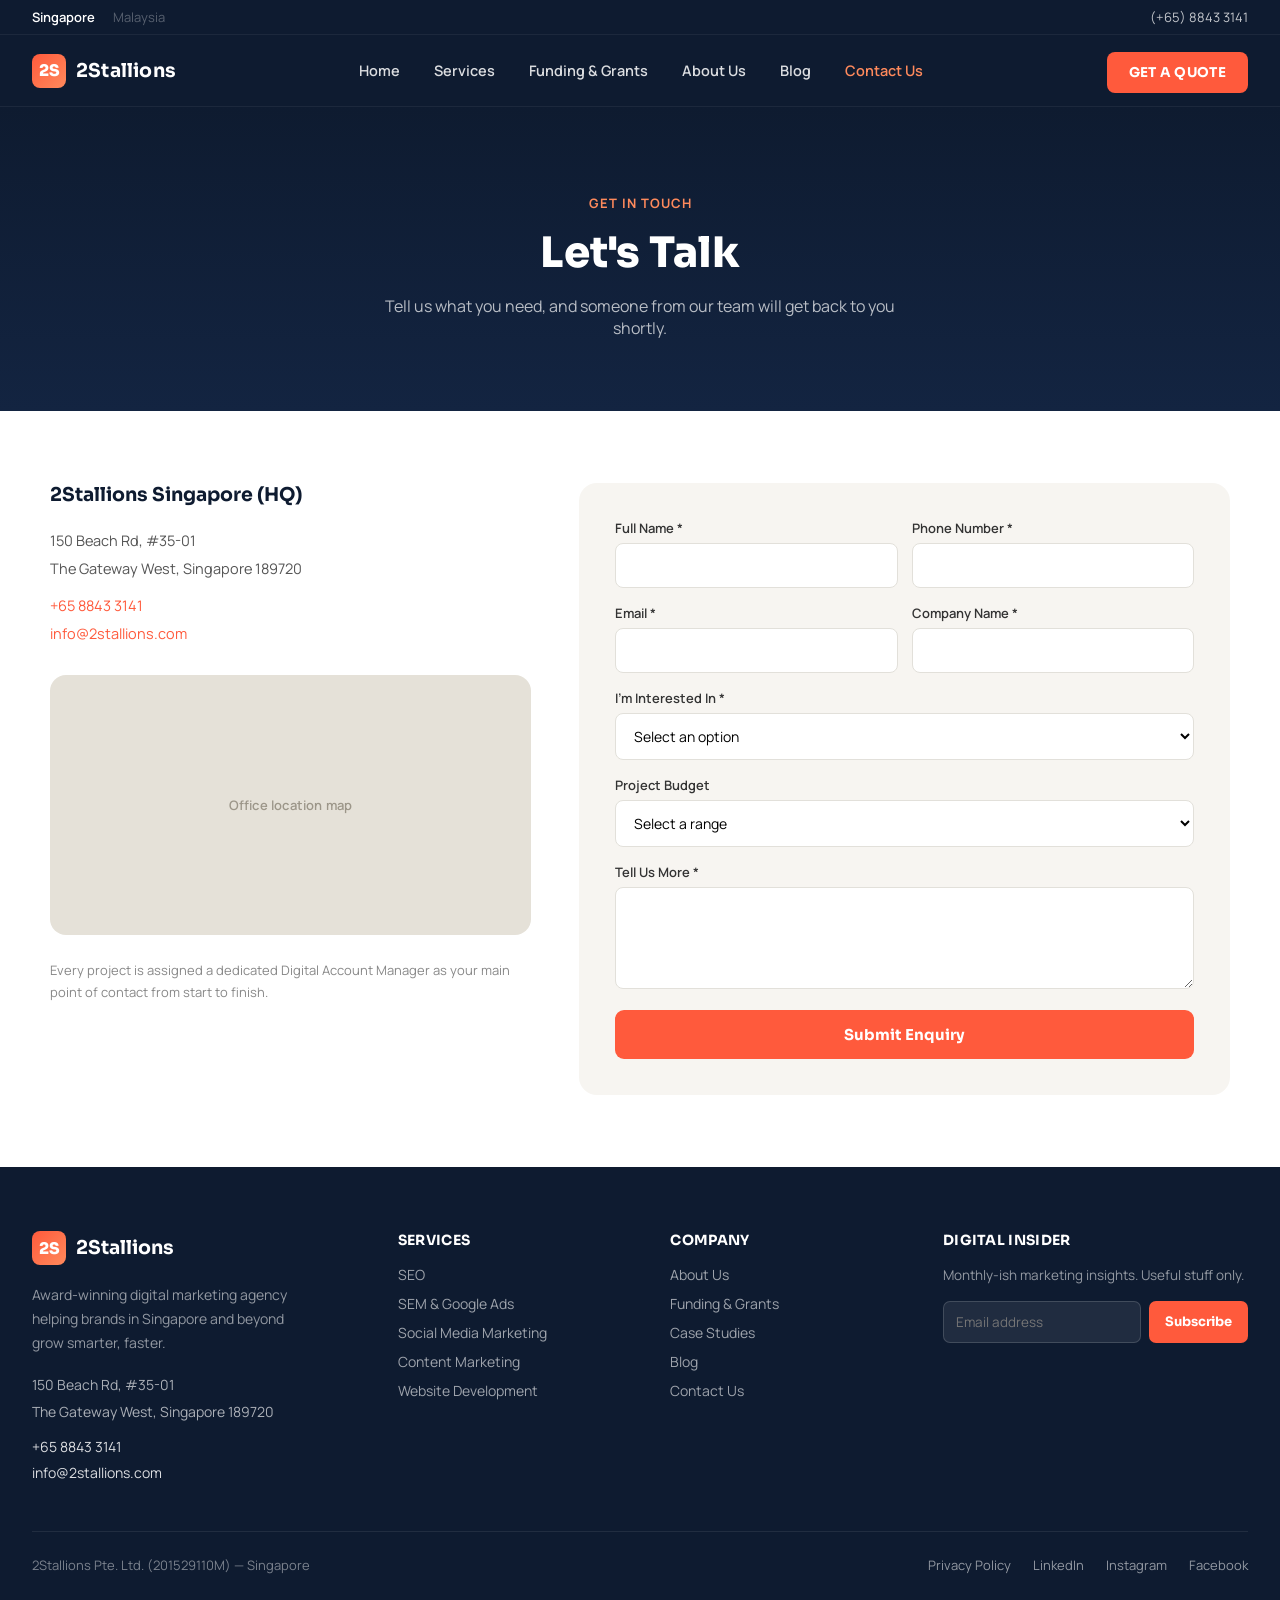
<file: contact.html>
<!DOCTYPE html>
<html lang="en">
<head>
<meta charset="utf-8">
<meta name="viewport" content="width=device-width, initial-scale=1">
<title>Contact Us | 2Stallions Digital Marketing Agency</title>
<meta name="description" content="Get in touch with 2Stallions — Singapore digital marketing agency. Call +65 8843 3141 or fill in our enquiry form.">
<link rel="preconnect" href="https://fonts.googleapis.com">
<link href="https://fonts.googleapis.com/css2?family=Sora:wght@600;700;800&family=Manrope:wght@400;500;600;700&display=swap" rel="stylesheet">
<link rel="stylesheet" href="./styles.css">
<style>
select{background:#fff}
  @media (max-width:900px){ h1{font-size:clamp(28px,6vw,42px) !important} }
</style>
</head>
<body>
<div style="overflow-x:hidden">
<header style="position:sticky;top:0;z-index:100;background:#0E1B30;font-family:'Manrope',sans-serif;box-shadow:0 1px 0 rgba(255,255,255,0.06)">
  <div style="display:flex;align-items:center;justify-content:space-between;gap:24px;max-width:1280px;margin:0 auto;padding:8px 32px;font-size:13px;color:rgba(255,255,255,0.6);border-bottom:1px solid rgba(255,255,255,0.06)">
    <div style="display:flex;gap:18px;align-items:center">
      <span style="color:#fff;font-weight:600">Singapore</span>
      <span style="opacity:0.5">Malaysia</span>
    </div>
    <div style="display:flex;gap:20px;align-items:center">
      <a href="tel:+6588433141" style="color:rgba(255,255,255,0.75);text-decoration:none">(+65) 8843 3141</a>
    </div>
  </div>
  <div style="display:flex;align-items:center;justify-content:space-between;max-width:1280px;margin:0 auto;padding:16px 32px;gap:24px">
    <a href="./index.html" style="display:flex;align-items:center;gap:10px;text-decoration:none">
      <div style="width:34px;height:34px;border-radius:8px;background:linear-gradient(135deg,#FF5A3C,#FF8A5C);display:flex;align-items:center;justify-content:center;font-family:'Sora',sans-serif;font-weight:800;color:#fff;font-size:16px">2S</div>
      <span style="font-family:'Sora',sans-serif;font-weight:700;font-size:19px;color:#fff;letter-spacing:0.2px">2Stallions</span>
    </a>
    <nav class="hdr-desktop-nav">
      <div class="nav-item-wrap" style="position:relative"><a href="./index.html" style="display:flex;align-items:center;gap:4px;color:rgba(255,255,255,0.85);text-decoration:none;font-size:14.5px;font-weight:600;padding:10px 4px">Home</a></div>
      <div class="nav-item-wrap" style="position:relative"><a href="./services.html" style="display:flex;align-items:center;gap:4px;color:rgba(255,255,255,0.85);text-decoration:none;font-size:14.5px;font-weight:600;padding:10px 4px">Services</a></div>
      <div class="nav-item-wrap" style="position:relative"><a href="./grants.html" style="display:flex;align-items:center;gap:4px;color:rgba(255,255,255,0.85);text-decoration:none;font-size:14.5px;font-weight:600;padding:10px 4px">Funding &amp; Grants</a></div>
      <div class="nav-item-wrap" style="position:relative"><a href="./about.html" style="display:flex;align-items:center;gap:4px;color:rgba(255,255,255,0.85);text-decoration:none;font-size:14.5px;font-weight:600;padding:10px 4px">About Us</a></div>
      <div class="nav-item-wrap" style="position:relative"><a href="./blog.html" style="display:flex;align-items:center;gap:4px;color:rgba(255,255,255,0.85);text-decoration:none;font-size:14.5px;font-weight:600;padding:10px 4px">Blog</a></div>
      <div class="nav-item-wrap" style="position:relative"><a href="./contact.html" style="display:flex;align-items:center;gap:4px;color:#FF8A5C;text-decoration:none;font-size:14.5px;font-weight:600;padding:10px 4px">Contact Us</a></div>
    </nav>
    <div style="display:flex;align-items:center;gap:14px">
      <a href="./contact.html" class="hdr-cta-desktop" style="text-decoration:none">
        <span style="background:#FF5A3C;color:#fff;font-family:'Sora',sans-serif;font-weight:700;font-size:13.5px;letter-spacing:0.3px;padding:12px 22px;border-radius:8px;white-space:nowrap">GET A QUOTE</span>
      </a>
      <details class="hdr-mobile-toggle">
        <summary aria-label="Toggle navigation" style="color:#fff;font-size:22px;line-height:1;padding:6px">
          <span class="hdr-mobile-icon-open">&#9776;</span><span class="hdr-mobile-icon-close">&#10005;</span>
        </summary>
        <div style="background:#0E1B30;border-top:1px solid rgba(255,255,255,0.08);padding:8px 24px 24px;display:flex;flex-direction:column;gap:2px;animation:hdr-fade 0.15s ease-out">
          <a href="./index.html" style="color:rgba(255,255,255,0.85);text-decoration:none;font-size:15.5px;font-weight:600;padding:12px 4px;border-bottom:1px solid rgba(255,255,255,0.06)">Home</a>
          <a href="./services.html" style="color:rgba(255,255,255,0.85);text-decoration:none;font-size:15.5px;font-weight:600;padding:12px 4px;border-bottom:1px solid rgba(255,255,255,0.06)">Services</a>
          <a href="./grants.html" style="color:rgba(255,255,255,0.85);text-decoration:none;font-size:15.5px;font-weight:600;padding:12px 4px;border-bottom:1px solid rgba(255,255,255,0.06)">Funding &amp; Grants</a>
          <a href="./about.html" style="color:rgba(255,255,255,0.85);text-decoration:none;font-size:15.5px;font-weight:600;padding:12px 4px;border-bottom:1px solid rgba(255,255,255,0.06)">About Us</a>
          <a href="./blog.html" style="color:rgba(255,255,255,0.85);text-decoration:none;font-size:15.5px;font-weight:600;padding:12px 4px;border-bottom:1px solid rgba(255,255,255,0.06)">Blog</a>
          <a href="./contact.html" style="color:#FF8A5C;text-decoration:none;font-size:15.5px;font-weight:600;padding:12px 4px;border-bottom:1px solid rgba(255,255,255,0.06)">Contact Us</a>
          <a href="./contact.html" style="margin-top:14px;text-align:center;background:#FF5A3C;color:#fff;font-family:'Sora',sans-serif;font-weight:700;font-size:14px;padding:14px;border-radius:8px;text-decoration:none">GET A QUOTE</a>
        </div>
      </details>
    </div>
  </div>
</header>

<section style="background:linear-gradient(180deg,#0E1B30 0%,#132441 100%);padding:88px 32px 72px;text-align:center">
  <p style="font-size:13px;font-weight:700;letter-spacing:1px;color:#FF8A5C;margin:0 0 14px">GET IN TOUCH</p>
  <h1 style="font-family:'Sora',sans-serif;font-weight:800;font-size:42px;color:#fff;margin:0 0 16px">Let's Talk</h1>
  <p style="font-size:16px;color:rgba(255,255,255,0.7);max-width:520px;margin:0 auto">Tell us what you need, and someone from our team will get back to you shortly.</p>
</section>

<section style="padding:72px 32px;background:#fff">
  <div style="max-width:1180px;margin:0 auto;display:grid;grid-template-columns:0.85fr 1.15fr;gap:48px" class="g-2col">
    <div>
      <div style="font-family:'Sora',sans-serif;font-weight:700;font-size:19px;color:#0E1B30;margin-bottom:20px">2Stallions Singapore (HQ)</div>
      <div style="font-size:14.5px;line-height:1.9;color:#555;margin-bottom:28px">
        <div>150 Beach Rd, #35-01</div>
        <div>The Gateway West, Singapore 189720</div>
        <div style="margin-top:10px"><a href="tel:+6588433141" style="text-decoration:none">+65 8843 3141</a></div>
        <div><a href="mailto:info@2stallions.com" style="text-decoration:none">info@2stallions.com</a></div>
      </div>
      <div class="img-placeholder" style="width:100%;height:260px;border-radius:16px;">Office location map</div>
      <div style="margin-top:24px;font-size:13px;color:#888;line-height:1.7">Every project is assigned a dedicated Digital Account Manager as your main point of contact from start to finish.</div>
    </div>

    <form style="background:#F7F5F1;border-radius:18px;padding:36px;display:flex;flex-direction:column;gap:16px">
      <div style="display:grid;grid-template-columns:1fr 1fr;gap:14px" class="g-2col-sm">
        <div>
          <label style="font-size:13px;font-weight:600;color:#333;display:block;margin-bottom:6px">Full Name *</label>
          <input required name="name" style="width:100%;box-sizing:border-box;border:1px solid #E2E0DA;border-radius:8px;padding:12px 14px;font-size:14px;font-family:'Manrope',sans-serif" />
        </div>
        <div>
          <label style="font-size:13px;font-weight:600;color:#333;display:block;margin-bottom:6px">Phone Number *</label>
          <input required name="phone" style="width:100%;box-sizing:border-box;border:1px solid #E2E0DA;border-radius:8px;padding:12px 14px;font-size:14px;font-family:'Manrope',sans-serif" />
        </div>
      </div>
      <div style="display:grid;grid-template-columns:1fr 1fr;gap:14px" class="g-2col-sm">
        <div>
          <label style="font-size:13px;font-weight:600;color:#333;display:block;margin-bottom:6px">Email *</label>
          <input required type="email" name="email" style="width:100%;box-sizing:border-box;border:1px solid #E2E0DA;border-radius:8px;padding:12px 14px;font-size:14px;font-family:'Manrope',sans-serif" />
        </div>
        <div>
          <label style="font-size:13px;font-weight:600;color:#333;display:block;margin-bottom:6px">Company Name *</label>
          <input required name="company" style="width:100%;box-sizing:border-box;border:1px solid #E2E0DA;border-radius:8px;padding:12px 14px;font-size:14px;font-family:'Manrope',sans-serif" />
        </div>
      </div>
      <div>
        <label style="font-size:13px;font-weight:600;color:#333;display:block;margin-bottom:6px">I'm Interested In *</label>
        <select required name="interest" style="width:100%;box-sizing:border-box;border:1px solid #E2E0DA;border-radius:8px;padding:12px 14px;font-size:14px;font-family:'Manrope',sans-serif">
          <option value="">Select an option</option>
          <option value="services">Enquiring about 2Stallions services</option>
          <option value="partnership">Exploring a business partnership</option>
          <option value="career">Career opportunities at 2Stallions</option>
          <option value="other">Something else</option>
        </select>
      </div>
      <div>
        <label style="font-size:13px;font-weight:600;color:#333;display:block;margin-bottom:6px">Project Budget</label>
        <select name="budget" style="width:100%;box-sizing:border-box;border:1px solid #E2E0DA;border-radius:8px;padding:12px 14px;font-size:14px;font-family:'Manrope',sans-serif">
          <option value="">Select a range</option>
          <option value="lt15">Up to S$15,000</option>
          <option value="15-40">S$15,000 &ndash; S$40,000</option>
          <option value="40-50">S$40,000 &ndash; S$50,000</option>
          <option value="gt50">Above S$50,000</option>
        </select>
      </div>
      <div>
        <label style="font-size:13px;font-weight:600;color:#333;display:block;margin-bottom:6px">Tell Us More *</label>
        <textarea required name="message" rows="4" style="width:100%;box-sizing:border-box;border:1px solid #E2E0DA;border-radius:8px;padding:12px 14px;font-size:14px;font-family:'Manrope',sans-serif;resize:vertical"></textarea>
      </div>
      <button type="submit" style="background:#FF5A3C;color:#fff;border:none;border-radius:9px;padding:15px;font-family:'Sora',sans-serif;font-weight:700;font-size:15px;cursor:pointer">Submit Enquiry</button>
    </form>
  </div>
</section>

<footer style="background:#0E1B30;font-family:'Manrope',sans-serif;color:rgba(255,255,255,0.75);padding:64px 32px 28px">
  <div style="max-width:1280px;margin:0 auto;display:grid;grid-template-columns:1.4fr 1fr 1fr 1.2fr;gap:40px" class="ftr-grid">
    <div>
      <div style="display:flex;align-items:center;gap:10px;margin-bottom:18px">
        <div style="width:34px;height:34px;border-radius:8px;background:linear-gradient(135deg,#FF5A3C,#FF8A5C);display:flex;align-items:center;justify-content:center;font-family:'Sora',sans-serif;font-weight:800;color:#fff;font-size:16px">2S</div>
        <span style="font-family:'Sora',sans-serif;font-weight:700;font-size:19px;color:#fff">2Stallions</span>
      </div>
      <p style="font-size:14px;line-height:1.7;color:rgba(255,255,255,0.55);max-width:280px;margin:0 0 18px">Award-winning digital marketing agency helping brands in Singapore and beyond grow smarter, faster.</p>
      <div style="font-size:14px;line-height:1.9;color:rgba(255,255,255,0.65)">
        <div>150 Beach Rd, #35-01</div>
        <div>The Gateway West, Singapore 189720</div>
        <div style="margin-top:8px"><a href="tel:+6588433141" style="color:rgba(255,255,255,0.85);text-decoration:none">+65 8843 3141</a></div>
        <div><a href="mailto:info@2stallions.com" style="color:rgba(255,255,255,0.85);text-decoration:none">info@2stallions.com</a></div>
      </div>
    </div>
    <div>
      <div style="font-family:'Sora',sans-serif;font-weight:700;color:#fff;font-size:14px;margin-bottom:16px;letter-spacing:0.3px">SERVICES</div>
      <div style="display:flex;flex-direction:column;gap:10px;font-size:14px">
        <a href="./services.html" style="color:rgba(255,255,255,0.6);text-decoration:none">SEO</a>
        <a href="./services.html" style="color:rgba(255,255,255,0.6);text-decoration:none">SEM &amp; Google Ads</a>
        <a href="./services.html" style="color:rgba(255,255,255,0.6);text-decoration:none">Social Media Marketing</a>
        <a href="./services.html" style="color:rgba(255,255,255,0.6);text-decoration:none">Content Marketing</a>
        <a href="./services.html" style="color:rgba(255,255,255,0.6);text-decoration:none">Website Development</a>
      </div>
    </div>
    <div>
      <div style="font-family:'Sora',sans-serif;font-weight:700;color:#fff;font-size:14px;margin-bottom:16px;letter-spacing:0.3px">COMPANY</div>
      <div style="display:flex;flex-direction:column;gap:10px;font-size:14px">
        <a href="./about.html" style="color:rgba(255,255,255,0.6);text-decoration:none">About Us</a>
        <a href="./grants.html" style="color:rgba(255,255,255,0.6);text-decoration:none">Funding &amp; Grants</a>
        <a href="./index.html#case-studies" style="color:rgba(255,255,255,0.6);text-decoration:none">Case Studies</a>
        <a href="./blog.html" style="color:rgba(255,255,255,0.6);text-decoration:none">Blog</a>
        <a href="./contact.html" style="color:rgba(255,255,255,0.6);text-decoration:none">Contact Us</a>
      </div>
    </div>
    <div>
      <div style="font-family:'Sora',sans-serif;font-weight:700;color:#fff;font-size:14px;margin-bottom:16px;letter-spacing:0.3px">DIGITAL INSIDER</div>
      <p style="font-size:13.5px;line-height:1.6;color:rgba(255,255,255,0.55);margin:0 0 14px">Monthly-ish marketing insights. Useful stuff only.</p>
      <form style="display:flex;gap:8px">
        <input type="email" required placeholder="Email address" style="flex:1;min-width:0;background:rgba(255,255,255,0.08);border:1px solid rgba(255,255,255,0.15);border-radius:7px;padding:11px 12px;color:#fff;font-size:13.5px;font-family:'Manrope',sans-serif" />
        <button type="submit" style="background:#FF5A3C;color:#fff;border:none;border-radius:7px;padding:11px 16px;font-family:'Sora',sans-serif;font-weight:700;font-size:13px;cursor:pointer;white-space:nowrap">Subscribe</button>
      </form>
    </div>
  </div>
  <div style="max-width:1280px;margin:44px auto 0;padding-top:24px;border-top:1px solid rgba(255,255,255,0.08);display:flex;flex-wrap:wrap;justify-content:space-between;gap:16px;font-size:13px;color:rgba(255,255,255,0.45)">
    <span>2Stallions Pte. Ltd. (201529110M) &mdash; Singapore</span>
    <div style="display:flex;gap:22px">
      <a href="#" style="color:rgba(255,255,255,0.55);text-decoration:none">Privacy Policy</a>
      <a href="https://www.linkedin.com/company/2stallions/" style="color:rgba(255,255,255,0.55);text-decoration:none">LinkedIn</a>
      <a href="https://www.instagram.com/2stallionsdigital/" style="color:rgba(255,255,255,0.55);text-decoration:none">Instagram</a>
      <a href="https://www.facebook.com/2Stallions/" style="color:rgba(255,255,255,0.55);text-decoration:none">Facebook</a>
    </div>
  </div>
</footer>
</div>
</body>
</html>
</file>
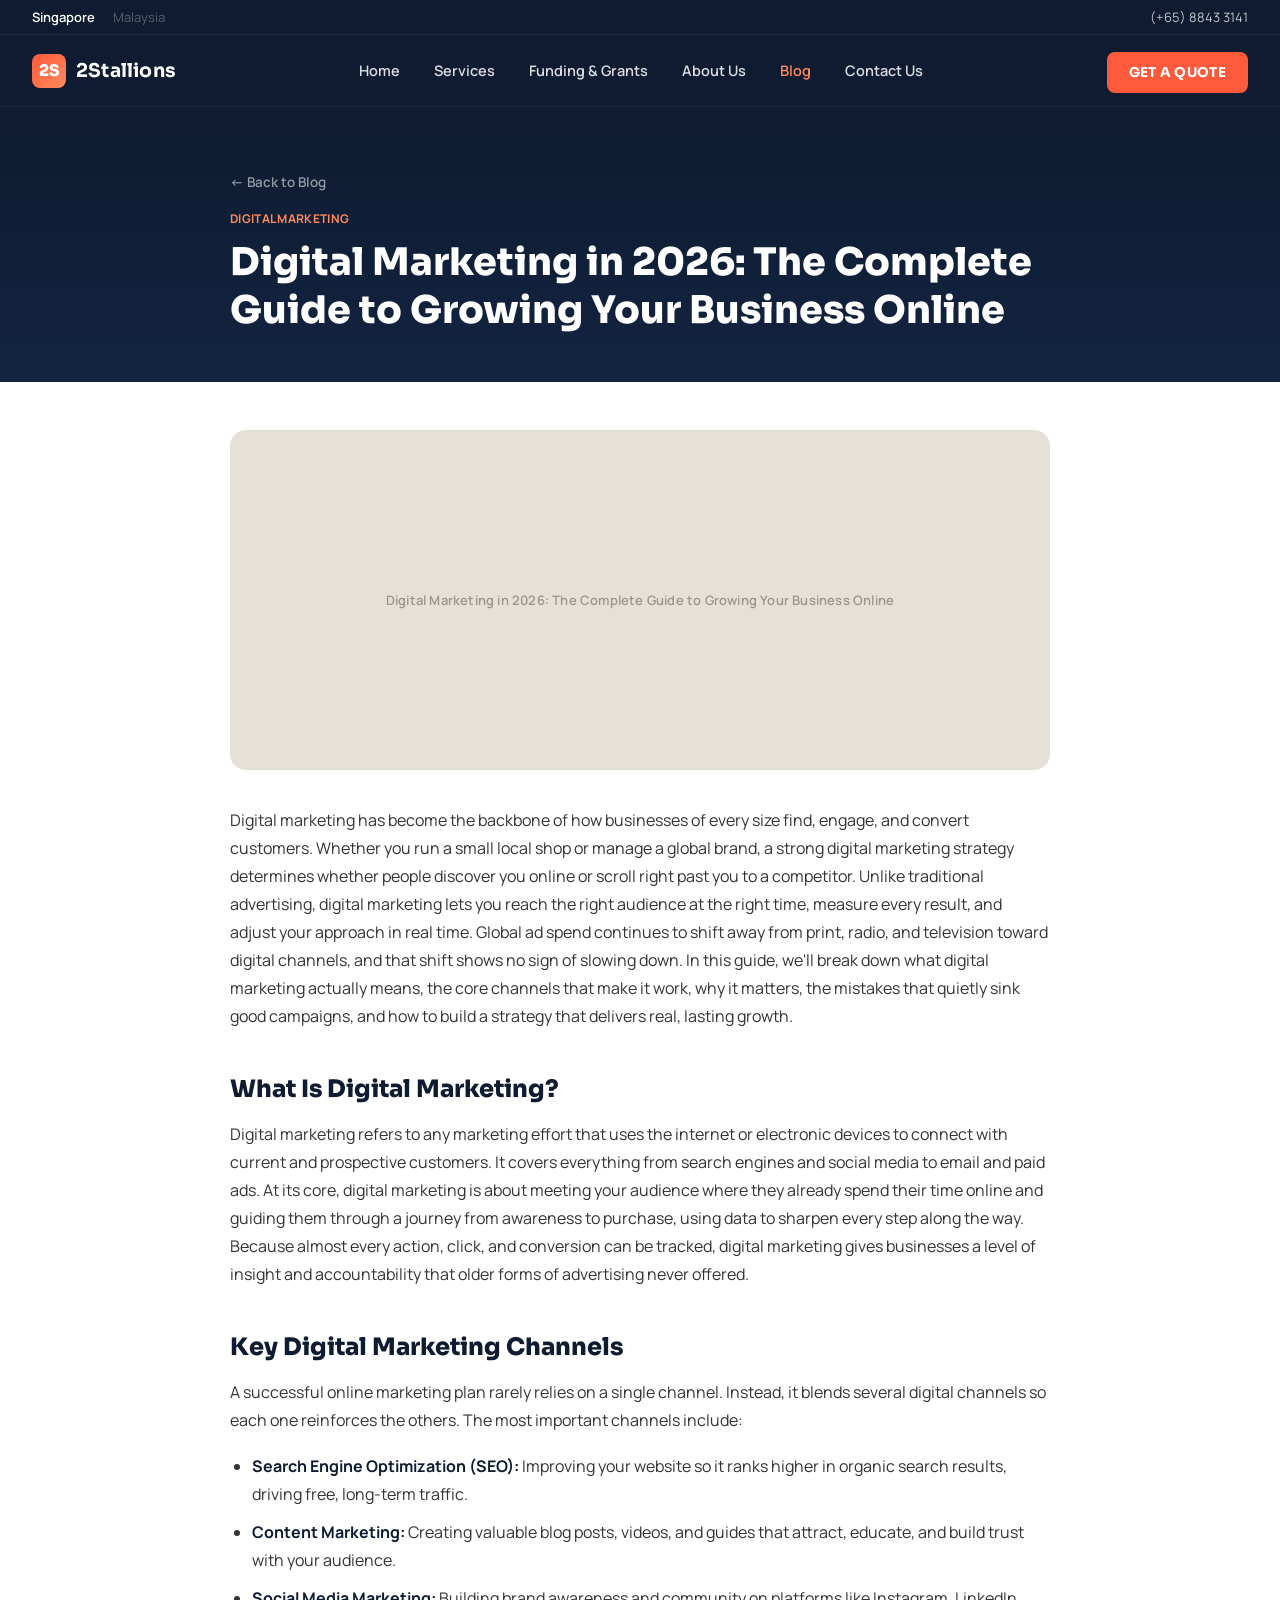
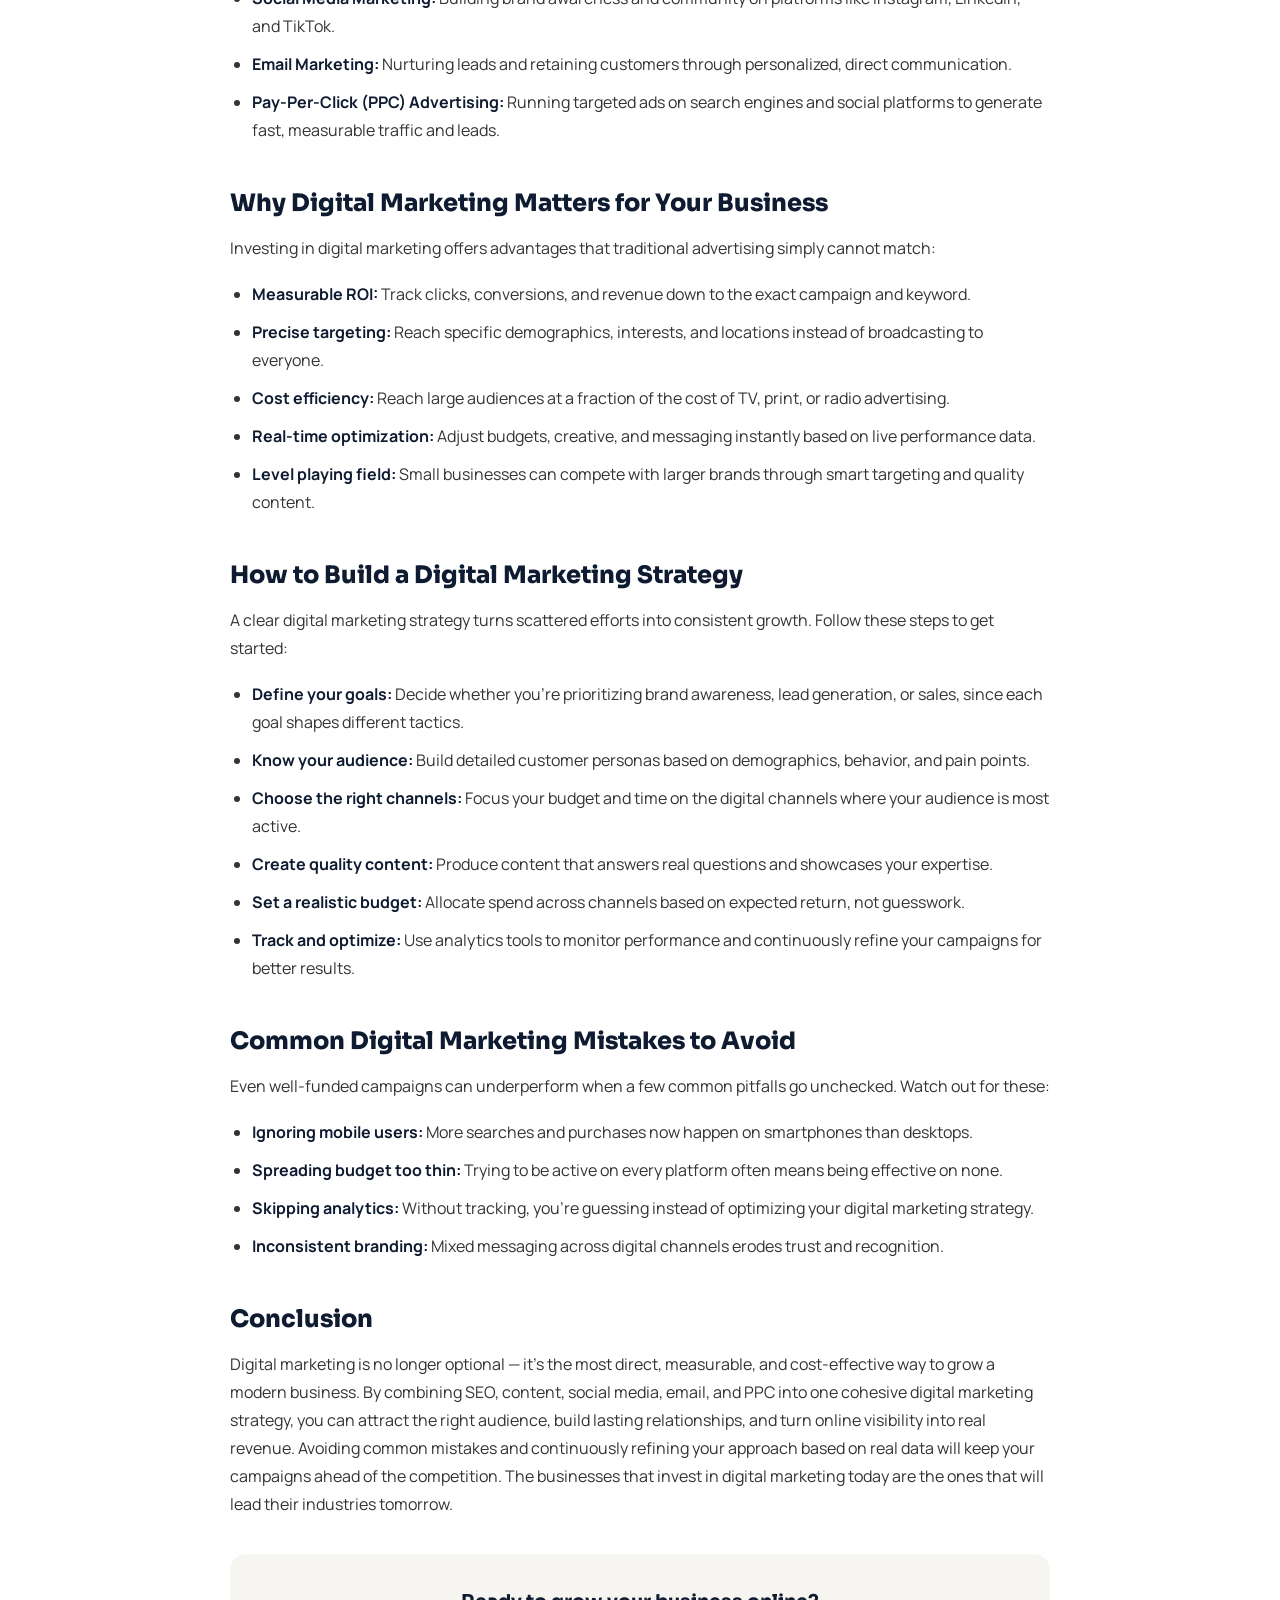
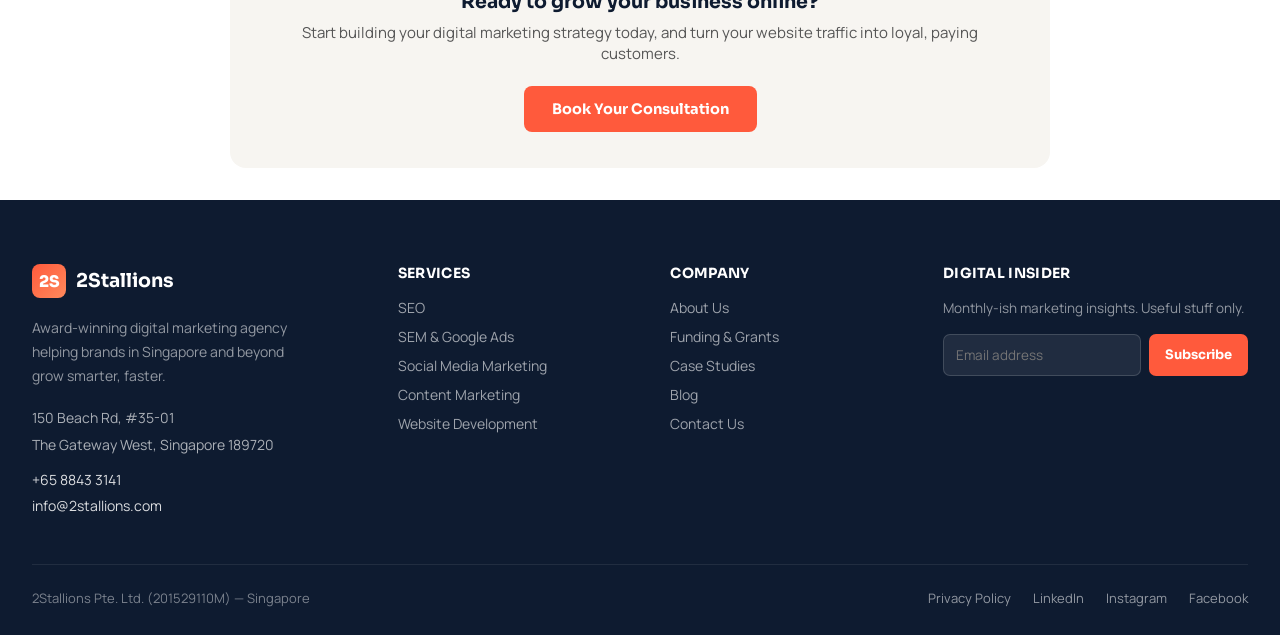
<file: digital-marketing-guide-2026.html>
<!DOCTYPE html>
<html lang="en">
<head>
<meta charset="utf-8">
<meta name="viewport" content="width=device-width, initial-scale=1">
<title>Digital Marketing in 2026: The Complete Guide to Growing Your Business Online | 2Stallions</title>
<meta name="description" content="Discover what digital marketing is, the key channels that drive results, and how to build a digital marketing strategy that grows your business online.">
<link rel="canonical" href="https://2stallions-website.vercel.app/digital-marketing-guide-2026.html">
<link rel="icon" type="image/png" href="./images/favicon-32.png">
<meta property="og:type" content="article">
<meta property="og:site_name" content="2Stallions">
<meta property="og:title" content="Digital Marketing in 2026: The Complete Guide to Growing Your Business Online">
<meta property="og:description" content="Discover what digital marketing is, the key channels that drive results, and how to build a digital marketing strategy that grows your business online.">
<meta property="og:url" content="https://2stallions-website.vercel.app/digital-marketing-guide-2026.html">
<meta property="article:section" content="Digital Marketing">
<meta property="article:publisher" content="https://www.facebook.com/2Stallions/">
<meta property="og:image" content="https://2stallions-website.vercel.app/images/logo-2s-512.png">
<meta name="twitter:card" content="summary_large_image">
<meta name="twitter:title" content="Digital Marketing in 2026: The Complete Guide to Growing Your Business Online">
<meta name="twitter:description" content="Discover what digital marketing is, the key channels that drive results, and how to build a digital marketing strategy that grows your business online.">
<meta name="twitter:image" content="https://2stallions-website.vercel.app/images/logo-2s-512.png">
<script type="application/ld+json">
{
  "@context": "https://schema.org",
  "@type": "BreadcrumbList",
  "itemListElement": [
    { "@type": "ListItem", "position": 1, "name": "Home", "item": "https://2stallions-website.vercel.app/index.html" },
    { "@type": "ListItem", "position": 2, "name": "Blog", "item": "https://2stallions-website.vercel.app/blog.html" },
    { "@type": "ListItem", "position": 3, "name": "Digital Marketing in 2026: The Complete Guide to Growing Your Business Online", "item": "https://2stallions-website.vercel.app/digital-marketing-guide-2026.html" }
  ]
}
</script>
<script type="application/ld+json">
{
  "@context": "https://schema.org",
  "@type": "BlogPosting",
  "mainEntityOfPage": {
    "@type": "WebPage",
    "@id": "https://2stallions-website.vercel.app/digital-marketing-guide-2026.html"
  },
  "headline": "Digital Marketing in 2026: The Complete Guide to Growing Your Business Online",
  "description": "Discover what digital marketing is, the key channels that drive results, and how to build a digital marketing strategy that grows your business online.",
  "datePublished": "2026-07-16",
  "dateModified": "2026-07-16",
  "articleSection": "Digital Marketing",
  "inLanguage": "en",
  "author": {
    "@type": "Organization",
    "name": "2Stallions",
    "url": "https://2stallions-website.vercel.app/"
  },
  "publisher": {
    "@type": "Organization",
    "name": "2Stallions",
    "url": "https://2stallions-website.vercel.app/",
    "logo": {
      "@type": "ImageObject",
      "url": "https://2stallions-website.vercel.app/images/logo-2s-512.png",
      "width": 512,
      "height": 512
    }
  }
}
</script>
<link rel="preconnect" href="https://fonts.googleapis.com">
<link href="https://fonts.googleapis.com/css2?family=Sora:wght@600;700;800&family=Manrope:wght@400;500;600;700&display=swap" rel="stylesheet">
<link rel="stylesheet" href="./styles.css">
<style>
@media (max-width:980px){ h1{font-size:clamp(26px,6vw,38px) !important} }
.article-body h2{font-family:'Sora',sans-serif;font-weight:800;font-size:24px;color:#0E1B30;margin:44px 0 16px}
.article-body p{font-size:16px;line-height:1.75;color:#333;margin:0 0 18px}
.article-body ul{margin:0 0 18px;padding-left:22px}
.article-body li{font-size:16px;line-height:1.75;color:#333;margin-bottom:10px}
.article-body li strong{color:#0E1B30}
</style>
</head>
<body>
<div style="overflow-x:hidden">
<header style="position:sticky;top:0;z-index:100;background:#0E1B30;font-family:'Manrope',sans-serif;box-shadow:0 1px 0 rgba(255,255,255,0.06)">
  <div style="display:flex;align-items:center;justify-content:space-between;gap:24px;max-width:1280px;margin:0 auto;padding:8px 32px;font-size:13px;color:rgba(255,255,255,0.6);border-bottom:1px solid rgba(255,255,255,0.06)">
    <div style="display:flex;gap:18px;align-items:center">
      <span style="color:#fff;font-weight:600">Singapore</span>
      <span style="opacity:0.5">Malaysia</span>
    </div>
    <div style="display:flex;gap:20px;align-items:center">
      <a href="tel:+6588433141" style="color:rgba(255,255,255,0.75);text-decoration:none">(+65) 8843 3141</a>
    </div>
  </div>
  <div style="display:flex;align-items:center;justify-content:space-between;max-width:1280px;margin:0 auto;padding:16px 32px;gap:24px">
    <a href="./index.html" style="display:flex;align-items:center;gap:10px;text-decoration:none">
      <div style="width:34px;height:34px;border-radius:8px;background:linear-gradient(135deg,#FF5A3C,#FF8A5C);display:flex;align-items:center;justify-content:center;font-family:'Sora',sans-serif;font-weight:800;color:#fff;font-size:16px">2S</div>
      <span style="font-family:'Sora',sans-serif;font-weight:700;font-size:19px;color:#fff;letter-spacing:0.2px">2Stallions</span>
    </a>
    <nav class="hdr-desktop-nav">
      <div class="nav-item-wrap" style="position:relative"><a href="./index.html" style="display:flex;align-items:center;gap:4px;color:rgba(255,255,255,0.85);text-decoration:none;font-size:14.5px;font-weight:600;padding:10px 4px">Home</a></div>
      <div class="nav-item-wrap" style="position:relative"><a href="./services.html" style="display:flex;align-items:center;gap:4px;color:rgba(255,255,255,0.85);text-decoration:none;font-size:14.5px;font-weight:600;padding:10px 4px">Services</a></div>
      <div class="nav-item-wrap" style="position:relative"><a href="./grants.html" style="display:flex;align-items:center;gap:4px;color:rgba(255,255,255,0.85);text-decoration:none;font-size:14.5px;font-weight:600;padding:10px 4px">Funding &amp; Grants</a></div>
      <div class="nav-item-wrap" style="position:relative"><a href="./about.html" style="display:flex;align-items:center;gap:4px;color:rgba(255,255,255,0.85);text-decoration:none;font-size:14.5px;font-weight:600;padding:10px 4px">About Us</a></div>
      <div class="nav-item-wrap" style="position:relative"><a href="./blog.html" style="display:flex;align-items:center;gap:4px;color:#FF8A5C;text-decoration:none;font-size:14.5px;font-weight:600;padding:10px 4px">Blog</a></div>
      <div class="nav-item-wrap" style="position:relative"><a href="./contact.html" style="display:flex;align-items:center;gap:4px;color:rgba(255,255,255,0.85);text-decoration:none;font-size:14.5px;font-weight:600;padding:10px 4px">Contact Us</a></div>
    </nav>
    <div style="display:flex;align-items:center;gap:14px">
      <a href="./contact.html" class="hdr-cta-desktop" style="text-decoration:none">
        <span style="background:#FF5A3C;color:#fff;font-family:'Sora',sans-serif;font-weight:700;font-size:13.5px;letter-spacing:0.3px;padding:12px 22px;border-radius:8px;white-space:nowrap">GET A QUOTE</span>
      </a>
      <details class="hdr-mobile-toggle">
        <summary aria-label="Toggle navigation" style="color:#fff;font-size:22px;line-height:1;padding:6px">
          <span class="hdr-mobile-icon-open">&#9776;</span><span class="hdr-mobile-icon-close">&#10005;</span>
        </summary>
        <div style="background:#0E1B30;border-top:1px solid rgba(255,255,255,0.08);padding:8px 24px 24px;display:flex;flex-direction:column;gap:2px;animation:hdr-fade 0.15s ease-out">
          <a href="./index.html" style="color:rgba(255,255,255,0.85);text-decoration:none;font-size:15.5px;font-weight:600;padding:12px 4px;border-bottom:1px solid rgba(255,255,255,0.06)">Home</a>
          <a href="./services.html" style="color:rgba(255,255,255,0.85);text-decoration:none;font-size:15.5px;font-weight:600;padding:12px 4px;border-bottom:1px solid rgba(255,255,255,0.06)">Services</a>
          <a href="./grants.html" style="color:rgba(255,255,255,0.85);text-decoration:none;font-size:15.5px;font-weight:600;padding:12px 4px;border-bottom:1px solid rgba(255,255,255,0.06)">Funding &amp; Grants</a>
          <a href="./about.html" style="color:rgba(255,255,255,0.85);text-decoration:none;font-size:15.5px;font-weight:600;padding:12px 4px;border-bottom:1px solid rgba(255,255,255,0.06)">About Us</a>
          <a href="./blog.html" style="color:#FF8A5C;text-decoration:none;font-size:15.5px;font-weight:600;padding:12px 4px;border-bottom:1px solid rgba(255,255,255,0.06)">Blog</a>
          <a href="./contact.html" style="color:rgba(255,255,255,0.85);text-decoration:none;font-size:15.5px;font-weight:600;padding:12px 4px;border-bottom:1px solid rgba(255,255,255,0.06)">Contact Us</a>
          <a href="./contact.html" style="margin-top:14px;text-align:center;background:#FF5A3C;color:#fff;font-family:'Sora',sans-serif;font-weight:700;font-size:14px;padding:14px;border-radius:8px;text-decoration:none">GET A QUOTE</a>
        </div>
      </details>
    </div>
  </div>
</header>

<section style="background:linear-gradient(180deg,#0E1B30 0%,#132441 100%);padding:64px 32px 48px">
  <div style="max-width:820px;margin:0 auto">
    <a href="./blog.html" style="color:rgba(255,255,255,0.55);text-decoration:none;font-size:13.5px;font-weight:600">&larr; Back to Blog</a>
    <div style="font-size:12px;font-weight:700;color:#FF8A5C;letter-spacing:0.3px;margin:18px 0 12px">DIGITAL MARKETING</div>
    <h1 style="font-family:'Sora',sans-serif;font-weight:800;font-size:38px;color:#fff;margin:0;line-height:1.25">Digital Marketing in 2026: The Complete Guide to Growing Your Business Online</h1>
  </div>
</section>

<article style="padding:48px 32px 24px;background:#fff">
  <div style="max-width:820px;margin:0 auto">
    <div class="img-placeholder" style="width:100%;height:340px;border-radius:16px;margin-bottom:36px">Digital Marketing in 2026: The Complete Guide to Growing Your Business Online</div>
    <div class="article-body">

<p>Digital marketing has become the backbone of how businesses of every size find, engage, and convert customers. Whether you run a small local shop or manage a global brand, a strong digital marketing strategy determines whether people discover you online or scroll right past you to a competitor. Unlike traditional advertising, digital marketing lets you reach the right audience at the right time, measure every result, and adjust your approach in real time. Global ad spend continues to shift away from print, radio, and television toward digital channels, and that shift shows no sign of slowing down. In this guide, we'll break down what digital marketing actually means, the core channels that make it work, why it matters, the mistakes that quietly sink good campaigns, and how to build a strategy that delivers real, lasting growth.</p>

<h2>What Is Digital Marketing?</h2>
<p>Digital marketing refers to any marketing effort that uses the internet or electronic devices to connect with current and prospective customers. It covers everything from search engines and social media to email and paid ads. At its core, digital marketing is about meeting your audience where they already spend their time online and guiding them through a journey from awareness to purchase, using data to sharpen every step along the way. Because almost every action, click, and conversion can be tracked, digital marketing gives businesses a level of insight and accountability that older forms of advertising never offered.</p>

<h2>Key Digital Marketing Channels</h2>
<p>A successful online marketing plan rarely relies on a single channel. Instead, it blends several digital channels so each one reinforces the others. The most important channels include:</p>
<ul>
  <li><strong>Search Engine Optimization (SEO):</strong> Improving your website so it ranks higher in organic search results, driving free, long-term traffic.</li>
  <li><strong>Content Marketing:</strong> Creating valuable blog posts, videos, and guides that attract, educate, and build trust with your audience.</li>
  <li><strong>Social Media Marketing:</strong> Building brand awareness and community on platforms like Instagram, LinkedIn, and TikTok.</li>
  <li><strong>Email Marketing:</strong> Nurturing leads and retaining customers through personalized, direct communication.</li>
  <li><strong>Pay-Per-Click (PPC) Advertising:</strong> Running targeted ads on search engines and social platforms to generate fast, measurable traffic and leads.</li>
</ul>

<h2>Why Digital Marketing Matters for Your Business</h2>
<p>Investing in digital marketing offers advantages that traditional advertising simply cannot match:</p>
<ul>
  <li><strong>Measurable ROI:</strong> Track clicks, conversions, and revenue down to the exact campaign and keyword.</li>
  <li><strong>Precise targeting:</strong> Reach specific demographics, interests, and locations instead of broadcasting to everyone.</li>
  <li><strong>Cost efficiency:</strong> Reach large audiences at a fraction of the cost of TV, print, or radio advertising.</li>
  <li><strong>Real-time optimization:</strong> Adjust budgets, creative, and messaging instantly based on live performance data.</li>
  <li><strong>Level playing field:</strong> Small businesses can compete with larger brands through smart targeting and quality content.</li>
</ul>

<h2>How to Build a Digital Marketing Strategy</h2>
<p>A clear digital marketing strategy turns scattered efforts into consistent growth. Follow these steps to get started:</p>
<ul>
  <li><strong>Define your goals:</strong> Decide whether you're prioritizing brand awareness, lead generation, or sales, since each goal shapes different tactics.</li>
  <li><strong>Know your audience:</strong> Build detailed customer personas based on demographics, behavior, and pain points.</li>
  <li><strong>Choose the right channels:</strong> Focus your budget and time on the digital channels where your audience is most active.</li>
  <li><strong>Create quality content:</strong> Produce content that answers real questions and showcases your expertise.</li>
  <li><strong>Set a realistic budget:</strong> Allocate spend across channels based on expected return, not guesswork.</li>
  <li><strong>Track and optimize:</strong> Use analytics tools to monitor performance and continuously refine your campaigns for better results.</li>
</ul>

<h2>Common Digital Marketing Mistakes to Avoid</h2>
<p>Even well-funded campaigns can underperform when a few common pitfalls go unchecked. Watch out for these:</p>
<ul>
  <li><strong>Ignoring mobile users:</strong> More searches and purchases now happen on smartphones than desktops.</li>
  <li><strong>Spreading budget too thin:</strong> Trying to be active on every platform often means being effective on none.</li>
  <li><strong>Skipping analytics:</strong> Without tracking, you're guessing instead of optimizing your digital marketing strategy.</li>
  <li><strong>Inconsistent branding:</strong> Mixed messaging across digital channels erodes trust and recognition.</li>
</ul>

<h2>Conclusion</h2>
<p>Digital marketing is no longer optional — it's the most direct, measurable, and cost-effective way to grow a modern business. By combining SEO, content, social media, email, and PPC into one cohesive digital marketing strategy, you can attract the right audience, build lasting relationships, and turn online visibility into real revenue. Avoiding common mistakes and continuously refining your approach based on real data will keep your campaigns ahead of the competition. The businesses that invest in digital marketing today are the ones that will lead their industries tomorrow.</p>

    </div>

    <div style="background:#F7F5F1;border-radius:16px;padding:36px;margin:36px 0 8px;text-align:center">
      <p style="font-family:'Sora',sans-serif;font-weight:700;font-size:19px;color:#0E1B30;margin:0 0 8px">Ready to grow your business online?</p>
      <p style="font-size:15px;color:#555;margin:0 0 22px">Start building your digital marketing strategy today, and turn your website traffic into loyal, paying customers.</p>
      <a href="./contact.html" style="display:inline-block;background:#FF5A3C;color:#fff;text-decoration:none;font-family:'Sora',sans-serif;font-weight:700;font-size:14.5px;padding:14px 28px;border-radius:8px">Book Your Consultation</a>
    </div>
  </div>
</article>

<footer style="background:#0E1B30;font-family:'Manrope',sans-serif;color:rgba(255,255,255,0.75);padding:64px 32px 28px">
  <div style="max-width:1280px;margin:0 auto;display:grid;grid-template-columns:1.4fr 1fr 1fr 1.2fr;gap:40px" class="ftr-grid">
    <div>
      <div style="display:flex;align-items:center;gap:10px;margin-bottom:18px">
        <div style="width:34px;height:34px;border-radius:8px;background:linear-gradient(135deg,#FF5A3C,#FF8A5C);display:flex;align-items:center;justify-content:center;font-family:'Sora',sans-serif;font-weight:800;color:#fff;font-size:16px">2S</div>
        <span style="font-family:'Sora',sans-serif;font-weight:700;font-size:19px;color:#fff">2Stallions</span>
      </div>
      <p style="font-size:14px;line-height:1.7;color:rgba(255,255,255,0.55);max-width:280px;margin:0 0 18px">Award-winning digital marketing agency helping brands in Singapore and beyond grow smarter, faster.</p>
      <div style="font-size:14px;line-height:1.9;color:rgba(255,255,255,0.65)">
        <div>150 Beach Rd, #35-01</div>
        <div>The Gateway West, Singapore 189720</div>
        <div style="margin-top:8px"><a href="tel:+6588433141" style="color:rgba(255,255,255,0.85);text-decoration:none">+65 8843 3141</a></div>
        <div><a href="mailto:info@2stallions.com" style="color:rgba(255,255,255,0.85);text-decoration:none">info@2stallions.com</a></div>
      </div>
    </div>
    <div>
      <div style="font-family:'Sora',sans-serif;font-weight:700;color:#fff;font-size:14px;margin-bottom:16px;letter-spacing:0.3px">SERVICES</div>
      <div style="display:flex;flex-direction:column;gap:10px;font-size:14px">
        <a href="./services.html" style="color:rgba(255,255,255,0.6);text-decoration:none">SEO</a>
        <a href="./services.html" style="color:rgba(255,255,255,0.6);text-decoration:none">SEM &amp; Google Ads</a>
        <a href="./services.html" style="color:rgba(255,255,255,0.6);text-decoration:none">Social Media Marketing</a>
        <a href="./services.html" style="color:rgba(255,255,255,0.6);text-decoration:none">Content Marketing</a>
        <a href="./services.html" style="color:rgba(255,255,255,0.6);text-decoration:none">Website Development</a>
      </div>
    </div>
    <div>
      <div style="font-family:'Sora',sans-serif;font-weight:700;color:#fff;font-size:14px;margin-bottom:16px;letter-spacing:0.3px">COMPANY</div>
      <div style="display:flex;flex-direction:column;gap:10px;font-size:14px">
        <a href="./about.html" style="color:rgba(255,255,255,0.6);text-decoration:none">About Us</a>
        <a href="./grants.html" style="color:rgba(255,255,255,0.6);text-decoration:none">Funding &amp; Grants</a>
        <a href="./index.html#case-studies" style="color:rgba(255,255,255,0.6);text-decoration:none">Case Studies</a>
        <a href="./blog.html" style="color:rgba(255,255,255,0.6);text-decoration:none">Blog</a>
        <a href="./contact.html" style="color:rgba(255,255,255,0.6);text-decoration:none">Contact Us</a>
      </div>
    </div>
    <div>
      <div style="font-family:'Sora',sans-serif;font-weight:700;color:#fff;font-size:14px;margin-bottom:16px;letter-spacing:0.3px">DIGITAL INSIDER</div>
      <p style="font-size:13.5px;line-height:1.6;color:rgba(255,255,255,0.55);margin:0 0 14px">Monthly-ish marketing insights. Useful stuff only.</p>
      <form style="display:flex;gap:8px">
        <input type="email" required placeholder="Email address" style="flex:1;min-width:0;background:rgba(255,255,255,0.08);border:1px solid rgba(255,255,255,0.15);border-radius:7px;padding:11px 12px;color:#fff;font-size:13.5px;font-family:'Manrope',sans-serif" />
        <button type="submit" style="background:#FF5A3C;color:#fff;border:none;border-radius:7px;padding:11px 16px;font-family:'Sora',sans-serif;font-weight:700;font-size:13px;cursor:pointer;white-space:nowrap">Subscribe</button>
      </form>
    </div>
  </div>
  <div style="max-width:1280px;margin:44px auto 0;padding-top:24px;border-top:1px solid rgba(255,255,255,0.08);display:flex;flex-wrap:wrap;justify-content:space-between;gap:16px;font-size:13px;color:rgba(255,255,255,0.45)">
    <span>2Stallions Pte. Ltd. (201529110M) &mdash; Singapore</span>
    <div style="display:flex;gap:22px">
      <a href="#" style="color:rgba(255,255,255,0.55);text-decoration:none">Privacy Policy</a>
      <a href="https://www.linkedin.com/company/2stallions/" style="color:rgba(255,255,255,0.55);text-decoration:none">LinkedIn</a>
      <a href="https://www.instagram.com/2stallionsdigital/" style="color:rgba(255,255,255,0.55);text-decoration:none">Instagram</a>
      <a href="https://www.facebook.com/2Stallions/" style="color:rgba(255,255,255,0.55);text-decoration:none">Facebook</a>
    </div>
  </div>
</footer>
</div>
</body>
</html>
</file>
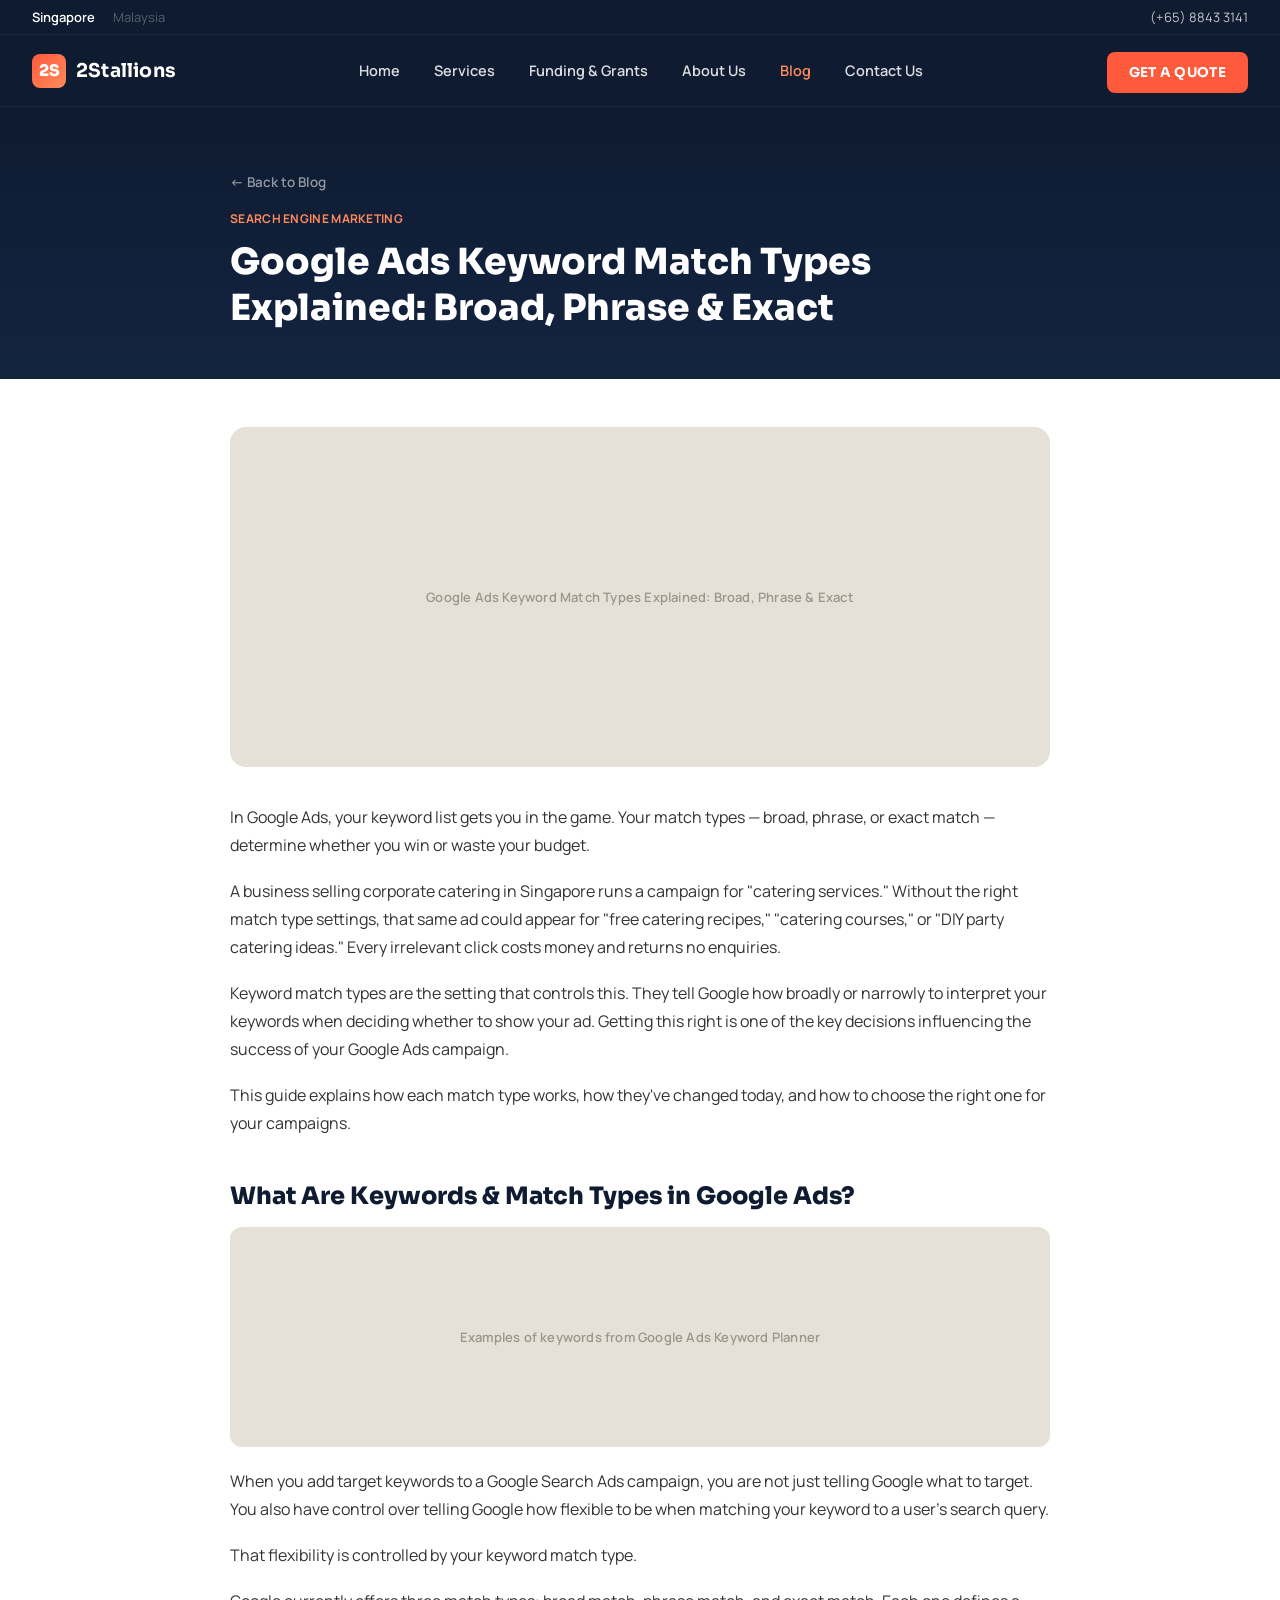
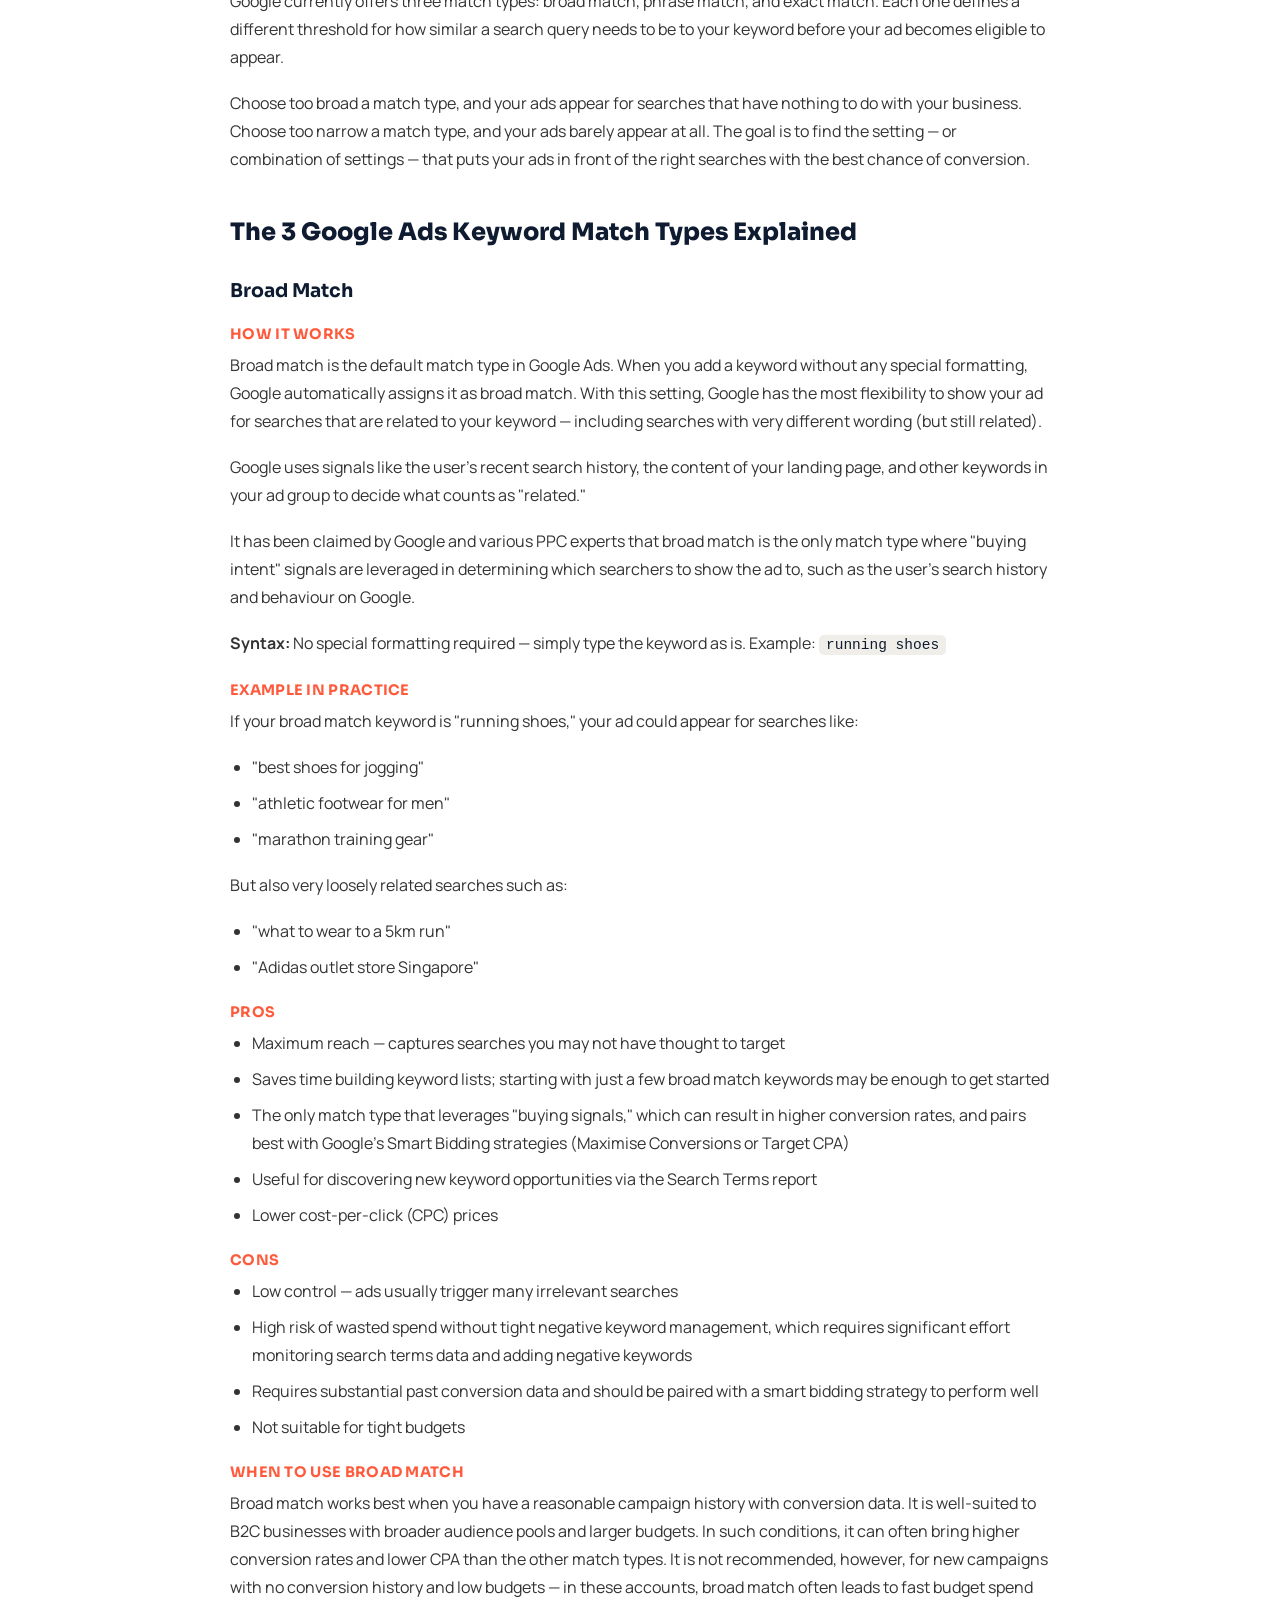
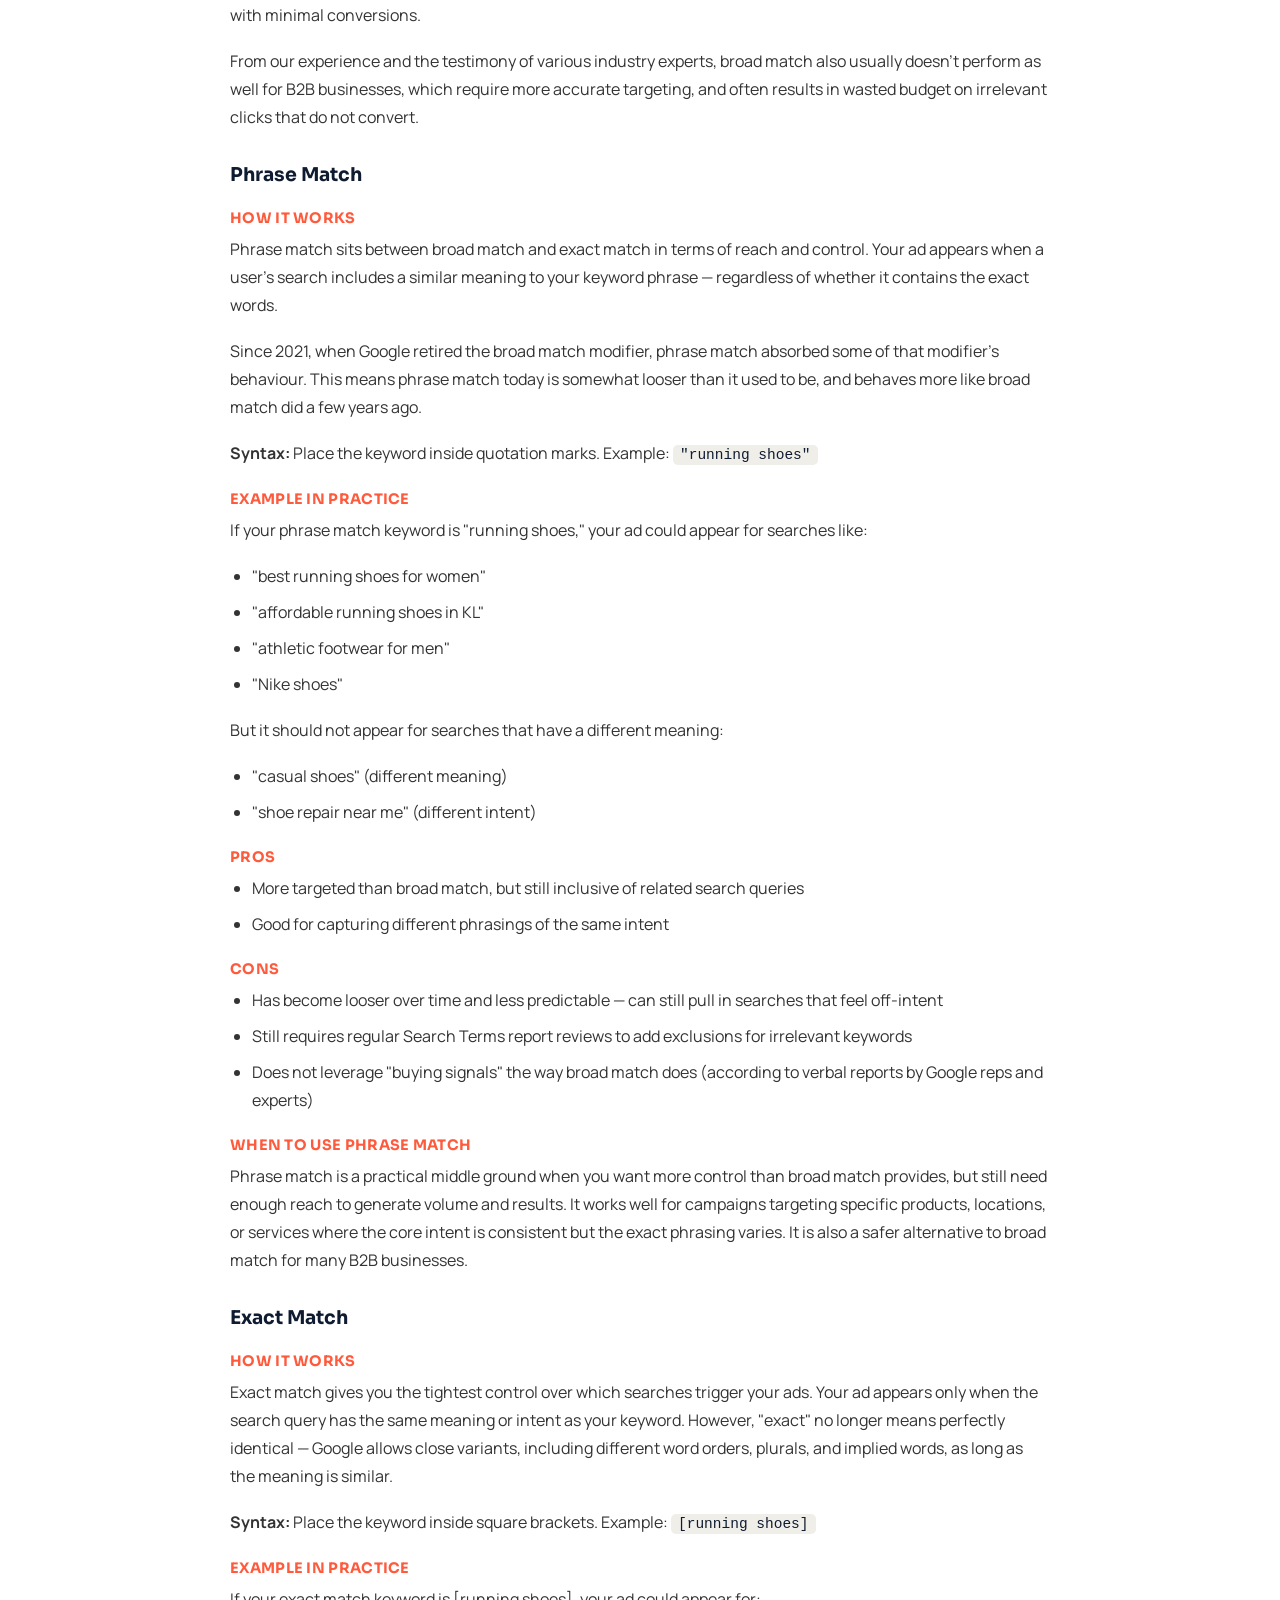
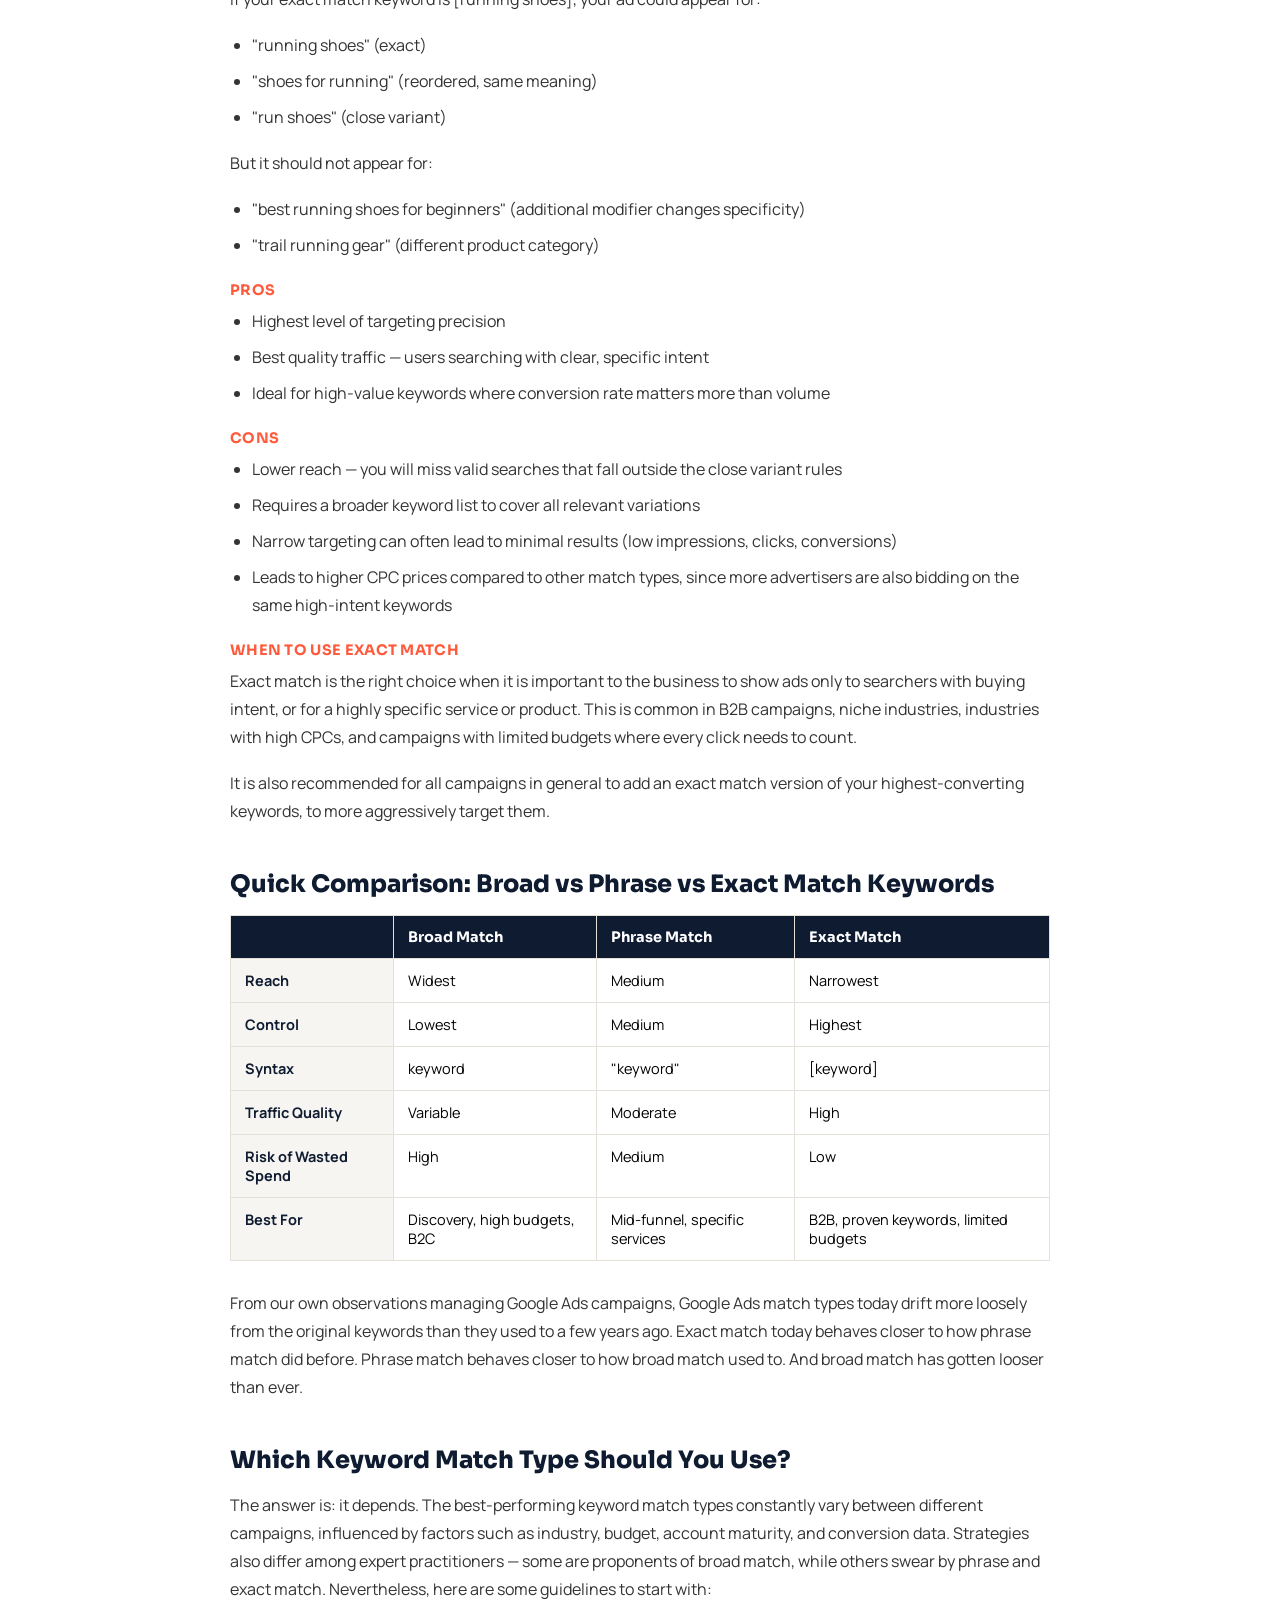
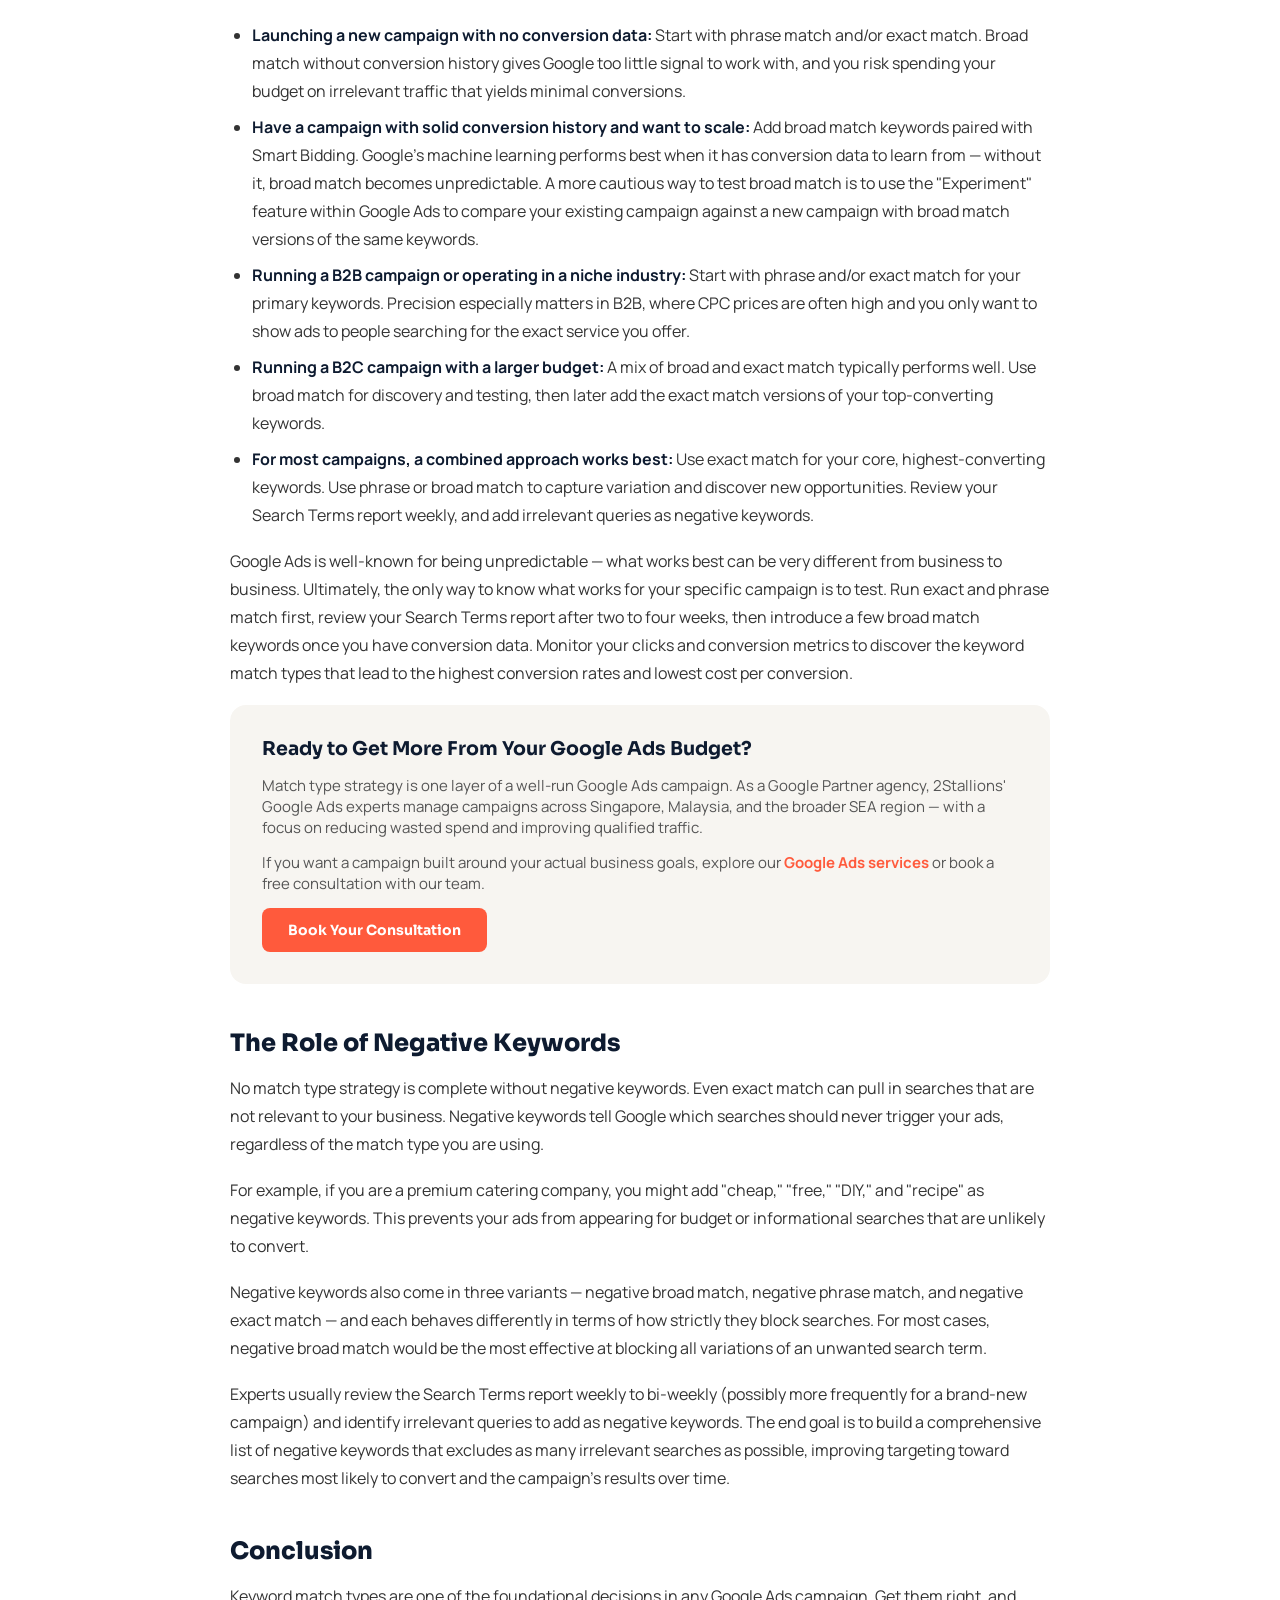
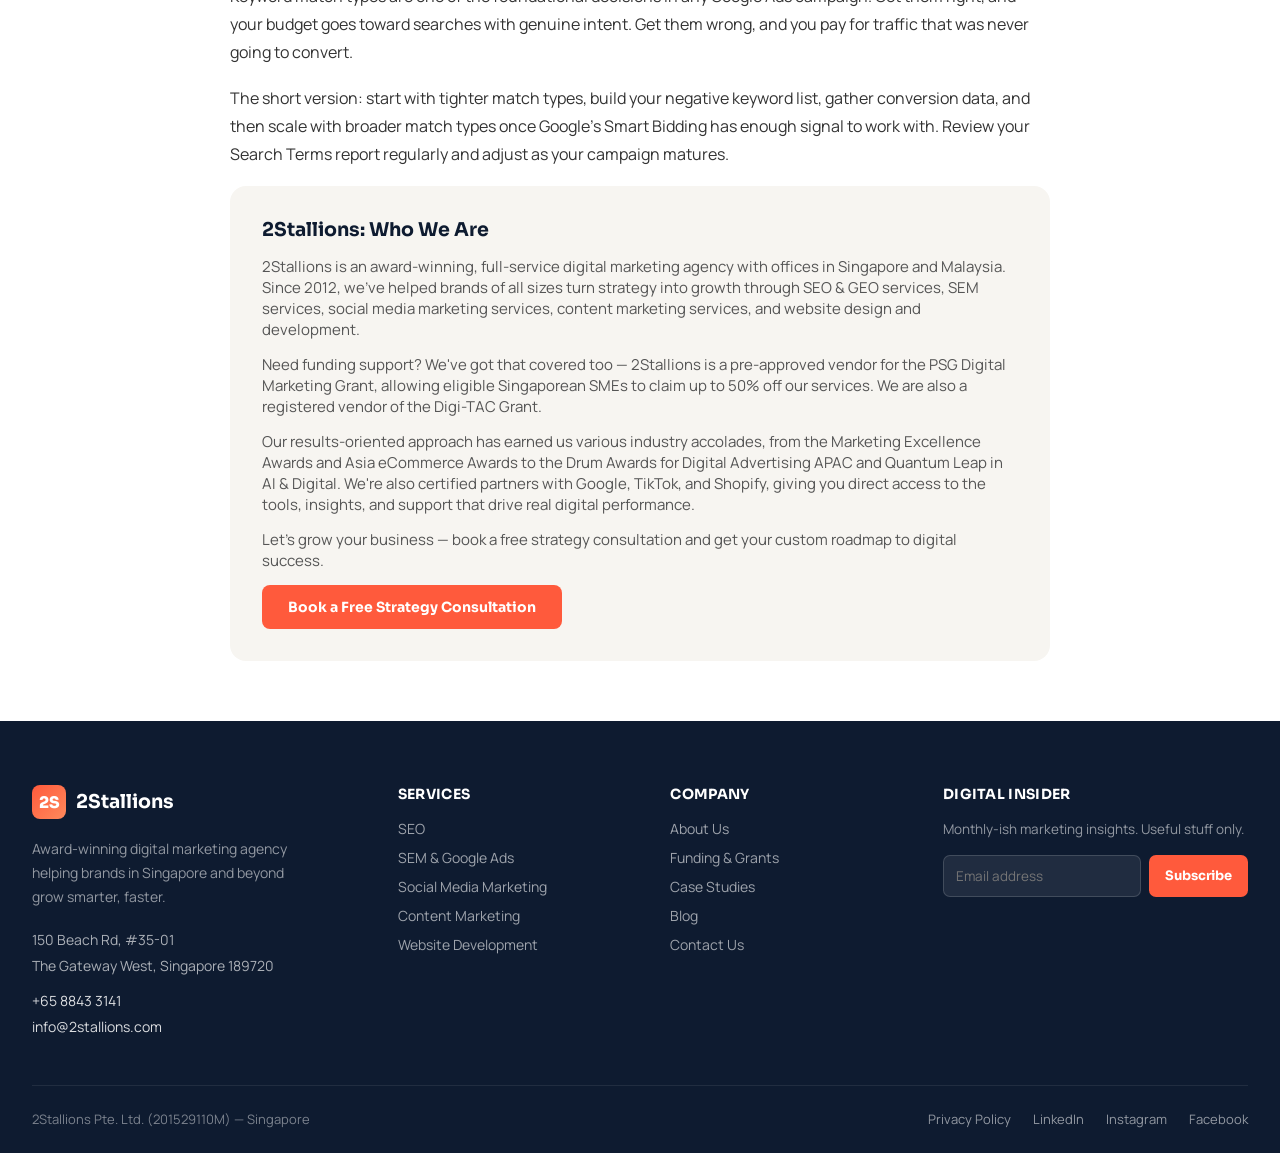
<file: google-ads-keyword-match-types.html>
<!DOCTYPE html>
<html lang="en">
<head>
<meta charset="utf-8">
<meta name="viewport" content="width=device-width, initial-scale=1">
<title>Google Ads Match Types Explained: Broad vs Phrase vs Exact | 2Stallions</title>
<meta name="description" content="Learn how Google Ads broad, phrase and exact match keywords work today, how they've changed, and how to choose the right match type strategy for your campaigns.">
<link rel="canonical" href="https://2stallions-website.vercel.app/google-ads-keyword-match-types.html">
<link rel="icon" type="image/png" href="./images/favicon-32.png">
<meta property="og:type" content="article">
<meta property="og:site_name" content="2Stallions">
<meta property="og:title" content="Google Ads Match Types Explained: Broad vs Phrase vs Exact">
<meta property="og:description" content="Learn how Google Ads broad, phrase and exact match keywords work today, how they've changed, and how to choose the right match type strategy for your campaigns.">
<meta property="og:url" content="https://2stallions-website.vercel.app/google-ads-keyword-match-types.html">
<meta property="og:image" content="https://2stallions-website.vercel.app/images/logo-2s-512.png">
<meta property="article:section" content="Search Engine Marketing">
<meta property="article:publisher" content="https://www.facebook.com/2Stallions/">
<meta name="twitter:card" content="summary_large_image">
<meta name="twitter:title" content="Google Ads Match Types Explained: Broad vs Phrase vs Exact">
<meta name="twitter:description" content="Learn how Google Ads broad, phrase and exact match keywords work today, how they've changed, and how to choose the right match type strategy for your campaigns.">
<meta name="twitter:image" content="https://2stallions-website.vercel.app/images/logo-2s-512.png">
<script type="application/ld+json">
{
  "@context": "https://schema.org",
  "@type": "BreadcrumbList",
  "itemListElement": [
    { "@type": "ListItem", "position": 1, "name": "Home", "item": "https://2stallions-website.vercel.app/index.html" },
    { "@type": "ListItem", "position": 2, "name": "Blog", "item": "https://2stallions-website.vercel.app/blog.html" },
    { "@type": "ListItem", "position": 3, "name": "Google Ads Keyword Match Types Explained: Broad, Phrase & Exact", "item": "https://2stallions-website.vercel.app/google-ads-keyword-match-types.html" }
  ]
}
</script>
<script type="application/ld+json">
{
  "@context": "https://schema.org",
  "@type": "BlogPosting",
  "mainEntityOfPage": {
    "@type": "WebPage",
    "@id": "https://2stallions-website.vercel.app/google-ads-keyword-match-types.html"
  },
  "headline": "Google Ads Keyword Match Types Explained: Broad, Phrase & Exact",
  "description": "Learn how Google Ads broad, phrase and exact match keywords work today, how they've changed, and how to choose the right match type strategy for your campaigns.",
  "datePublished": "2026-07-16",
  "dateModified": "2026-07-16",
  "articleSection": "Search Engine Marketing",
  "inLanguage": "en",
  "author": {
    "@type": "Organization",
    "name": "2Stallions",
    "url": "https://2stallions-website.vercel.app/"
  },
  "publisher": {
    "@type": "Organization",
    "name": "2Stallions",
    "url": "https://2stallions-website.vercel.app/",
    "logo": {
      "@type": "ImageObject",
      "url": "https://2stallions-website.vercel.app/images/logo-2s-512.png",
      "width": 512,
      "height": 512
    }
  }
}
</script>
<link rel="preconnect" href="https://fonts.googleapis.com">
<link href="https://fonts.googleapis.com/css2?family=Sora:wght@600;700;800&family=Manrope:wght@400;500;600;700&display=swap" rel="stylesheet">
<link rel="stylesheet" href="./styles.css">
<style>
@media (max-width:980px){ h1{font-size:clamp(26px,6vw,38px) !important} }
.article-body h2{font-family:'Sora',sans-serif;font-weight:800;font-size:24px;color:#0E1B30;margin:44px 0 16px}
.article-body h3{font-family:'Sora',sans-serif;font-weight:700;font-size:19px;color:#0E1B30;margin:32px 0 12px}
.article-body h4{font-family:'Sora',sans-serif;font-weight:700;font-size:14.5px;color:#FF5A3C;letter-spacing:0.3px;text-transform:uppercase;margin:22px 0 8px}
.article-body p{font-size:16px;line-height:1.75;color:#333;margin:0 0 18px}
.article-body ul{margin:0 0 18px;padding-left:22px}
.article-body li{font-size:16px;line-height:1.75;color:#333;margin-bottom:8px}
.article-body li strong{color:#0E1B30}
.article-body code{background:#F0EEE9;padding:2px 7px;border-radius:5px;font-size:14.5px;color:#0E1B30}
.mt-table{width:100%;border-collapse:collapse;margin:0 0 28px;font-size:14.5px}
.mt-table th,.mt-table td{border:1px solid #E5E1D8;padding:12px 14px;text-align:left;vertical-align:top}
.mt-table th{background:#0E1B30;color:#fff;font-family:'Sora',sans-serif;font-weight:700}
.mt-table td:first-child{font-weight:700;color:#0E1B30;background:#F7F5F1}
.callout{background:#F7F5F1;border-radius:16px;padding:32px;margin:8px 0 36px}
.callout p{margin:0 0 14px}
.callout a.btn{display:inline-block;background:#FF5A3C;color:#fff;text-decoration:none;font-family:'Sora',sans-serif;font-weight:700;font-size:14px;padding:13px 26px;border-radius:8px}
</style>
</head>
<body>
<div style="overflow-x:hidden">
<header style="position:sticky;top:0;z-index:100;background:#0E1B30;font-family:'Manrope',sans-serif;box-shadow:0 1px 0 rgba(255,255,255,0.06)">
  <div style="display:flex;align-items:center;justify-content:space-between;gap:24px;max-width:1280px;margin:0 auto;padding:8px 32px;font-size:13px;color:rgba(255,255,255,0.6);border-bottom:1px solid rgba(255,255,255,0.06)">
    <div style="display:flex;gap:18px;align-items:center">
      <span style="color:#fff;font-weight:600">Singapore</span>
      <span style="opacity:0.5">Malaysia</span>
    </div>
    <div style="display:flex;gap:20px;align-items:center">
      <a href="tel:+6588433141" style="color:rgba(255,255,255,0.75);text-decoration:none">(+65) 8843 3141</a>
    </div>
  </div>
  <div style="display:flex;align-items:center;justify-content:space-between;max-width:1280px;margin:0 auto;padding:16px 32px;gap:24px">
    <a href="./index.html" style="display:flex;align-items:center;gap:10px;text-decoration:none">
      <div style="width:34px;height:34px;border-radius:8px;background:linear-gradient(135deg,#FF5A3C,#FF8A5C);display:flex;align-items:center;justify-content:center;font-family:'Sora',sans-serif;font-weight:800;color:#fff;font-size:16px">2S</div>
      <span style="font-family:'Sora',sans-serif;font-weight:700;font-size:19px;color:#fff;letter-spacing:0.2px">2Stallions</span>
    </a>
    <nav class="hdr-desktop-nav">
      <div class="nav-item-wrap" style="position:relative"><a href="./index.html" style="display:flex;align-items:center;gap:4px;color:rgba(255,255,255,0.85);text-decoration:none;font-size:14.5px;font-weight:600;padding:10px 4px">Home</a></div>
      <div class="nav-item-wrap" style="position:relative"><a href="./services.html" style="display:flex;align-items:center;gap:4px;color:rgba(255,255,255,0.85);text-decoration:none;font-size:14.5px;font-weight:600;padding:10px 4px">Services</a></div>
      <div class="nav-item-wrap" style="position:relative"><a href="./grants.html" style="display:flex;align-items:center;gap:4px;color:rgba(255,255,255,0.85);text-decoration:none;font-size:14.5px;font-weight:600;padding:10px 4px">Funding &amp; Grants</a></div>
      <div class="nav-item-wrap" style="position:relative"><a href="./about.html" style="display:flex;align-items:center;gap:4px;color:rgba(255,255,255,0.85);text-decoration:none;font-size:14.5px;font-weight:600;padding:10px 4px">About Us</a></div>
      <div class="nav-item-wrap" style="position:relative"><a href="./blog.html" style="display:flex;align-items:center;gap:4px;color:#FF8A5C;text-decoration:none;font-size:14.5px;font-weight:600;padding:10px 4px">Blog</a></div>
      <div class="nav-item-wrap" style="position:relative"><a href="./contact.html" style="display:flex;align-items:center;gap:4px;color:rgba(255,255,255,0.85);text-decoration:none;font-size:14.5px;font-weight:600;padding:10px 4px">Contact Us</a></div>
    </nav>
    <div style="display:flex;align-items:center;gap:14px">
      <a href="./contact.html" class="hdr-cta-desktop" style="text-decoration:none">
        <span style="background:#FF5A3C;color:#fff;font-family:'Sora',sans-serif;font-weight:700;font-size:13.5px;letter-spacing:0.3px;padding:12px 22px;border-radius:8px;white-space:nowrap">GET A QUOTE</span>
      </a>
      <details class="hdr-mobile-toggle">
        <summary aria-label="Toggle navigation" style="color:#fff;font-size:22px;line-height:1;padding:6px">
          <span class="hdr-mobile-icon-open">&#9776;</span><span class="hdr-mobile-icon-close">&#10005;</span>
        </summary>
        <div style="background:#0E1B30;border-top:1px solid rgba(255,255,255,0.08);padding:8px 24px 24px;display:flex;flex-direction:column;gap:2px;animation:hdr-fade 0.15s ease-out">
          <a href="./index.html" style="color:rgba(255,255,255,0.85);text-decoration:none;font-size:15.5px;font-weight:600;padding:12px 4px;border-bottom:1px solid rgba(255,255,255,0.06)">Home</a>
          <a href="./services.html" style="color:rgba(255,255,255,0.85);text-decoration:none;font-size:15.5px;font-weight:600;padding:12px 4px;border-bottom:1px solid rgba(255,255,255,0.06)">Services</a>
          <a href="./grants.html" style="color:rgba(255,255,255,0.85);text-decoration:none;font-size:15.5px;font-weight:600;padding:12px 4px;border-bottom:1px solid rgba(255,255,255,0.06)">Funding &amp; Grants</a>
          <a href="./about.html" style="color:rgba(255,255,255,0.85);text-decoration:none;font-size:15.5px;font-weight:600;padding:12px 4px;border-bottom:1px solid rgba(255,255,255,0.06)">About Us</a>
          <a href="./blog.html" style="color:#FF8A5C;text-decoration:none;font-size:15.5px;font-weight:600;padding:12px 4px;border-bottom:1px solid rgba(255,255,255,0.06)">Blog</a>
          <a href="./contact.html" style="color:rgba(255,255,255,0.85);text-decoration:none;font-size:15.5px;font-weight:600;padding:12px 4px;border-bottom:1px solid rgba(255,255,255,0.06)">Contact Us</a>
          <a href="./contact.html" style="margin-top:14px;text-align:center;background:#FF5A3C;color:#fff;font-family:'Sora',sans-serif;font-weight:700;font-size:14px;padding:14px;border-radius:8px;text-decoration:none">GET A QUOTE</a>
        </div>
      </details>
    </div>
  </div>
</header>

<section style="background:linear-gradient(180deg,#0E1B30 0%,#132441 100%);padding:64px 32px 48px">
  <div style="max-width:820px;margin:0 auto">
    <a href="./blog.html" style="color:rgba(255,255,255,0.55);text-decoration:none;font-size:13.5px;font-weight:600">&larr; Back to Blog</a>
    <div style="font-size:12px;font-weight:700;color:#FF8A5C;letter-spacing:0.3px;margin:18px 0 12px">SEARCH ENGINE MARKETING</div>
    <h1 style="font-family:'Sora',sans-serif;font-weight:800;font-size:36px;color:#fff;margin:0;line-height:1.28">Google Ads Keyword Match Types Explained: Broad, Phrase &amp; Exact</h1>
  </div>
</section>

<article style="padding:48px 32px 24px;background:#fff">
  <div style="max-width:820px;margin:0 auto">
    <div class="img-placeholder" style="width:100%;height:340px;border-radius:16px;margin-bottom:36px">Google Ads Keyword Match Types Explained: Broad, Phrase &amp; Exact</div>
    <div class="article-body">

<p>In Google Ads, your keyword list gets you in the game. Your match types — broad, phrase, or exact match — determine whether you win or waste your budget.</p>
<p>A business selling corporate catering in Singapore runs a campaign for "catering services." Without the right match type settings, that same ad could appear for "free catering recipes," "catering courses," or "DIY party catering ideas." Every irrelevant click costs money and returns no enquiries.</p>
<p>Keyword match types are the setting that controls this. They tell Google how broadly or narrowly to interpret your keywords when deciding whether to show your ad. Getting this right is one of the key decisions influencing the success of your Google Ads campaign.</p>
<p>This guide explains how each match type works, how they've changed today, and how to choose the right one for your campaigns.</p>

<h2>What Are Keywords &amp; Match Types in Google Ads?</h2>
<div class="img-placeholder" style="width:100%;height:220px;border-radius:12px;margin-bottom:20px">Examples of keywords from Google Ads Keyword Planner</div>
<p>When you add target keywords to a Google Search Ads campaign, you are not just telling Google what to target. You also have control over telling Google how flexible to be when matching your keyword to a user's search query.</p>
<p>That flexibility is controlled by your keyword match type.</p>
<p>Google currently offers three match types: broad match, phrase match, and exact match. Each one defines a different threshold for how similar a search query needs to be to your keyword before your ad becomes eligible to appear.</p>
<p>Choose too broad a match type, and your ads appear for searches that have nothing to do with your business. Choose too narrow a match type, and your ads barely appear at all. The goal is to find the setting — or combination of settings — that puts your ads in front of the right searches with the best chance of conversion.</p>

<h2>The 3 Google Ads Keyword Match Types Explained</h2>

<h3>Broad Match</h3>
<h4>How it works</h4>
<p>Broad match is the default match type in Google Ads. When you add a keyword without any special formatting, Google automatically assigns it as broad match. With this setting, Google has the most flexibility to show your ad for searches that are related to your keyword — including searches with very different wording (but still related).</p>
<p>Google uses signals like the user's recent search history, the content of your landing page, and other keywords in your ad group to decide what counts as "related."</p>
<p>It has been claimed by Google and various PPC experts that broad match is the only match type where "buying intent" signals are leveraged in determining which searchers to show the ad to, such as the user's search history and behaviour on Google.</p>
<p><strong>Syntax:</strong> No special formatting required — simply type the keyword as is. Example: <code>running shoes</code></p>
<h4>Example in practice</h4>
<p>If your broad match keyword is "running shoes," your ad could appear for searches like:</p>
<ul>
  <li>"best shoes for jogging"</li>
  <li>"athletic footwear for men"</li>
  <li>"marathon training gear"</li>
</ul>
<p>But also very loosely related searches such as:</p>
<ul>
  <li>"what to wear to a 5km run"</li>
  <li>"Adidas outlet store Singapore"</li>
</ul>
<h4>Pros</h4>
<ul>
  <li>Maximum reach — captures searches you may not have thought to target</li>
  <li>Saves time building keyword lists; starting with just a few broad match keywords may be enough to get started</li>
  <li>The only match type that leverages "buying signals," which can result in higher conversion rates, and pairs best with Google's Smart Bidding strategies (Maximise Conversions or Target CPA)</li>
  <li>Useful for discovering new keyword opportunities via the Search Terms report</li>
  <li>Lower cost-per-click (CPC) prices</li>
</ul>
<h4>Cons</h4>
<ul>
  <li>Low control — ads usually trigger many irrelevant searches</li>
  <li>High risk of wasted spend without tight negative keyword management, which requires significant effort monitoring search terms data and adding negative keywords</li>
  <li>Requires substantial past conversion data and should be paired with a smart bidding strategy to perform well</li>
  <li>Not suitable for tight budgets</li>
</ul>
<h4>When to use broad match</h4>
<p>Broad match works best when you have a reasonable campaign history with conversion data. It is well-suited to B2C businesses with broader audience pools and larger budgets. In such conditions, it can often bring higher conversion rates and lower CPA than the other match types. It is not recommended, however, for new campaigns with no conversion history and low budgets — in these accounts, broad match often leads to fast budget spend with minimal conversions.</p>
<p>From our experience and the testimony of various industry experts, broad match also usually doesn't perform as well for B2B businesses, which require more accurate targeting, and often results in wasted budget on irrelevant clicks that do not convert.</p>

<h3>Phrase Match</h3>
<h4>How it works</h4>
<p>Phrase match sits between broad match and exact match in terms of reach and control. Your ad appears when a user's search includes a similar meaning to your keyword phrase — regardless of whether it contains the exact words.</p>
<p>Since 2021, when Google retired the broad match modifier, phrase match absorbed some of that modifier's behaviour. This means phrase match today is somewhat looser than it used to be, and behaves more like broad match did a few years ago.</p>
<p><strong>Syntax:</strong> Place the keyword inside quotation marks. Example: <code>"running shoes"</code></p>
<h4>Example in practice</h4>
<p>If your phrase match keyword is "running shoes," your ad could appear for searches like:</p>
<ul>
  <li>"best running shoes for women"</li>
  <li>"affordable running shoes in KL"</li>
  <li>"athletic footwear for men"</li>
  <li>"Nike shoes"</li>
</ul>
<p>But it should not appear for searches that have a different meaning:</p>
<ul>
  <li>"casual shoes" (different meaning)</li>
  <li>"shoe repair near me" (different intent)</li>
</ul>
<h4>Pros</h4>
<ul>
  <li>More targeted than broad match, but still inclusive of related search queries</li>
  <li>Good for capturing different phrasings of the same intent</li>
</ul>
<h4>Cons</h4>
<ul>
  <li>Has become looser over time and less predictable — can still pull in searches that feel off-intent</li>
  <li>Still requires regular Search Terms report reviews to add exclusions for irrelevant keywords</li>
  <li>Does not leverage "buying signals" the way broad match does (according to verbal reports by Google reps and experts)</li>
</ul>
<h4>When to use phrase match</h4>
<p>Phrase match is a practical middle ground when you want more control than broad match provides, but still need enough reach to generate volume and results. It works well for campaigns targeting specific products, locations, or services where the core intent is consistent but the exact phrasing varies. It is also a safer alternative to broad match for many B2B businesses.</p>

<h3>Exact Match</h3>
<h4>How it works</h4>
<p>Exact match gives you the tightest control over which searches trigger your ads. Your ad appears only when the search query has the same meaning or intent as your keyword. However, "exact" no longer means perfectly identical — Google allows close variants, including different word orders, plurals, and implied words, as long as the meaning is similar.</p>
<p><strong>Syntax:</strong> Place the keyword inside square brackets. Example: <code>[running shoes]</code></p>
<h4>Example in practice</h4>
<p>If your exact match keyword is [running shoes], your ad could appear for:</p>
<ul>
  <li>"running shoes" (exact)</li>
  <li>"shoes for running" (reordered, same meaning)</li>
  <li>"run shoes" (close variant)</li>
</ul>
<p>But it should not appear for:</p>
<ul>
  <li>"best running shoes for beginners" (additional modifier changes specificity)</li>
  <li>"trail running gear" (different product category)</li>
</ul>
<h4>Pros</h4>
<ul>
  <li>Highest level of targeting precision</li>
  <li>Best quality traffic — users searching with clear, specific intent</li>
  <li>Ideal for high-value keywords where conversion rate matters more than volume</li>
</ul>
<h4>Cons</h4>
<ul>
  <li>Lower reach — you will miss valid searches that fall outside the close variant rules</li>
  <li>Requires a broader keyword list to cover all relevant variations</li>
  <li>Narrow targeting can often lead to minimal results (low impressions, clicks, conversions)</li>
  <li>Leads to higher CPC prices compared to other match types, since more advertisers are also bidding on the same high-intent keywords</li>
</ul>
<h4>When to use exact match</h4>
<p>Exact match is the right choice when it is important to the business to show ads only to searchers with buying intent, or for a highly specific service or product. This is common in B2B campaigns, niche industries, industries with high CPCs, and campaigns with limited budgets where every click needs to count.</p>
<p>It is also recommended for all campaigns in general to add an exact match version of your highest-converting keywords, to more aggressively target them.</p>

<h2>Quick Comparison: Broad vs Phrase vs Exact Match Keywords</h2>
<div style="overflow-x:auto">
<table class="mt-table">
  <tr><th></th><th>Broad Match</th><th>Phrase Match</th><th>Exact Match</th></tr>
  <tr><td>Reach</td><td>Widest</td><td>Medium</td><td>Narrowest</td></tr>
  <tr><td>Control</td><td>Lowest</td><td>Medium</td><td>Highest</td></tr>
  <tr><td>Syntax</td><td>keyword</td><td>"keyword"</td><td>[keyword]</td></tr>
  <tr><td>Traffic Quality</td><td>Variable</td><td>Moderate</td><td>High</td></tr>
  <tr><td>Risk of Wasted Spend</td><td>High</td><td>Medium</td><td>Low</td></tr>
  <tr><td>Best For</td><td>Discovery, high budgets, B2C</td><td>Mid-funnel, specific services</td><td>B2B, proven keywords, limited budgets</td></tr>
</table>
</div>
<p>From our own observations managing Google Ads campaigns, Google Ads match types today drift more loosely from the original keywords than they used to a few years ago. Exact match today behaves closer to how phrase match did before. Phrase match behaves closer to how broad match used to. And broad match has gotten looser than ever.</p>

<h2>Which Keyword Match Type Should You Use?</h2>
<p>The answer is: it depends. The best-performing keyword match types constantly vary between different campaigns, influenced by factors such as industry, budget, account maturity, and conversion data. Strategies also differ among expert practitioners — some are proponents of broad match, while others swear by phrase and exact match. Nevertheless, here are some guidelines to start with:</p>
<ul>
  <li><strong>Launching a new campaign with no conversion data:</strong> Start with phrase match and/or exact match. Broad match without conversion history gives Google too little signal to work with, and you risk spending your budget on irrelevant traffic that yields minimal conversions.</li>
  <li><strong>Have a campaign with solid conversion history and want to scale:</strong> Add broad match keywords paired with Smart Bidding. Google's machine learning performs best when it has conversion data to learn from — without it, broad match becomes unpredictable. A more cautious way to test broad match is to use the "Experiment" feature within Google Ads to compare your existing campaign against a new campaign with broad match versions of the same keywords.</li>
  <li><strong>Running a B2B campaign or operating in a niche industry:</strong> Start with phrase and/or exact match for your primary keywords. Precision especially matters in B2B, where CPC prices are often high and you only want to show ads to people searching for the exact service you offer.</li>
  <li><strong>Running a B2C campaign with a larger budget:</strong> A mix of broad and exact match typically performs well. Use broad match for discovery and testing, then later add the exact match versions of your top-converting keywords.</li>
  <li><strong>For most campaigns, a combined approach works best:</strong> Use exact match for your core, highest-converting keywords. Use phrase or broad match to capture variation and discover new opportunities. Review your Search Terms report weekly, and add irrelevant queries as negative keywords.</li>
</ul>
<p>Google Ads is well-known for being unpredictable — what works best can be very different from business to business. Ultimately, the only way to know what works for your specific campaign is to test. Run exact and phrase match first, review your Search Terms report after two to four weeks, then introduce a few broad match keywords once you have conversion data. Monitor your clicks and conversion metrics to discover the keyword match types that lead to the highest conversion rates and lowest cost per conversion.</p>

    </div>

    <div class="callout">
      <p style="font-family:'Sora',sans-serif;font-weight:700;font-size:19px;color:#0E1B30">Ready to Get More From Your Google Ads Budget?</p>
      <p style="font-size:15px;color:#555">Match type strategy is one layer of a well-run Google Ads campaign. As a Google Partner agency, 2Stallions' Google Ads experts manage campaigns across Singapore, Malaysia, and the broader SEA region — with a focus on reducing wasted spend and improving qualified traffic.</p>
      <p style="font-size:15px;color:#555">If you want a campaign built around your actual business goals, explore our <a href="./services.html#sem" style="color:#FF5A3C;font-weight:700;text-decoration:none">Google Ads services</a> or book a free consultation with our team.</p>
      <a href="./contact.html" class="btn">Book Your Consultation</a>
    </div>

    <div class="article-body">
<h2>The Role of Negative Keywords</h2>
<p>No match type strategy is complete without negative keywords. Even exact match can pull in searches that are not relevant to your business. Negative keywords tell Google which searches should never trigger your ads, regardless of the match type you are using.</p>
<p>For example, if you are a premium catering company, you might add "cheap," "free," "DIY," and "recipe" as negative keywords. This prevents your ads from appearing for budget or informational searches that are unlikely to convert.</p>
<p>Negative keywords also come in three variants — negative broad match, negative phrase match, and negative exact match — and each behaves differently in terms of how strictly they block searches. For most cases, negative broad match would be the most effective at blocking all variations of an unwanted search term.</p>
<p>Experts usually review the Search Terms report weekly to bi-weekly (possibly more frequently for a brand-new campaign) and identify irrelevant queries to add as negative keywords. The end goal is to build a comprehensive list of negative keywords that excludes as many irrelevant searches as possible, improving targeting toward searches most likely to convert and the campaign's results over time.</p>

<h2>Conclusion</h2>
<p>Keyword match types are one of the foundational decisions in any Google Ads campaign. Get them right, and your budget goes toward searches with genuine intent. Get them wrong, and you pay for traffic that was never going to convert.</p>
<p>The short version: start with tighter match types, build your negative keyword list, gather conversion data, and then scale with broader match types once Google's Smart Bidding has enough signal to work with. Review your Search Terms report regularly and adjust as your campaign matures.</p>
    </div>

    <div class="callout">
      <p style="font-family:'Sora',sans-serif;font-weight:700;font-size:19px;color:#0E1B30">2Stallions: Who We Are</p>
      <p style="font-size:15px;color:#555">2Stallions is an award-winning, full-service digital marketing agency with offices in Singapore and Malaysia. Since 2012, we've helped brands of all sizes turn strategy into growth through SEO &amp; GEO services, SEM services, social media marketing services, content marketing services, and website design and development.</p>
      <p style="font-size:15px;color:#555">Need funding support? We've got that covered too — 2Stallions is a pre-approved vendor for the PSG Digital Marketing Grant, allowing eligible Singaporean SMEs to claim up to 50% off our services. We are also a registered vendor of the Digi-TAC Grant.</p>
      <p style="font-size:15px;color:#555">Our results-oriented approach has earned us various industry accolades, from the Marketing Excellence Awards and Asia eCommerce Awards to the Drum Awards for Digital Advertising APAC and Quantum Leap in AI &amp; Digital. We're also certified partners with Google, TikTok, and Shopify, giving you direct access to the tools, insights, and support that drive real digital performance.</p>
      <p style="font-size:15px;color:#555">Let's grow your business — book a free strategy consultation and get your custom roadmap to digital success.</p>
      <a href="./contact.html" class="btn">Book a Free Strategy Consultation</a>
    </div>
  </div>
</article>

<footer style="background:#0E1B30;font-family:'Manrope',sans-serif;color:rgba(255,255,255,0.75);padding:64px 32px 28px">
  <div style="max-width:1280px;margin:0 auto;display:grid;grid-template-columns:1.4fr 1fr 1fr 1.2fr;gap:40px" class="ftr-grid">
    <div>
      <div style="display:flex;align-items:center;gap:10px;margin-bottom:18px">
        <div style="width:34px;height:34px;border-radius:8px;background:linear-gradient(135deg,#FF5A3C,#FF8A5C);display:flex;align-items:center;justify-content:center;font-family:'Sora',sans-serif;font-weight:800;color:#fff;font-size:16px">2S</div>
        <span style="font-family:'Sora',sans-serif;font-weight:700;font-size:19px;color:#fff">2Stallions</span>
      </div>
      <p style="font-size:14px;line-height:1.7;color:rgba(255,255,255,0.55);max-width:280px;margin:0 0 18px">Award-winning digital marketing agency helping brands in Singapore and beyond grow smarter, faster.</p>
      <div style="font-size:14px;line-height:1.9;color:rgba(255,255,255,0.65)">
        <div>150 Beach Rd, #35-01</div>
        <div>The Gateway West, Singapore 189720</div>
        <div style="margin-top:8px"><a href="tel:+6588433141" style="color:rgba(255,255,255,0.85);text-decoration:none">+65 8843 3141</a></div>
        <div><a href="mailto:info@2stallions.com" style="color:rgba(255,255,255,0.85);text-decoration:none">info@2stallions.com</a></div>
      </div>
    </div>
    <div>
      <div style="font-family:'Sora',sans-serif;font-weight:700;color:#fff;font-size:14px;margin-bottom:16px;letter-spacing:0.3px">SERVICES</div>
      <div style="display:flex;flex-direction:column;gap:10px;font-size:14px">
        <a href="./services.html" style="color:rgba(255,255,255,0.6);text-decoration:none">SEO</a>
        <a href="./services.html" style="color:rgba(255,255,255,0.6);text-decoration:none">SEM &amp; Google Ads</a>
        <a href="./services.html" style="color:rgba(255,255,255,0.6);text-decoration:none">Social Media Marketing</a>
        <a href="./services.html" style="color:rgba(255,255,255,0.6);text-decoration:none">Content Marketing</a>
        <a href="./services.html" style="color:rgba(255,255,255,0.6);text-decoration:none">Website Development</a>
      </div>
    </div>
    <div>
      <div style="font-family:'Sora',sans-serif;font-weight:700;color:#fff;font-size:14px;margin-bottom:16px;letter-spacing:0.3px">COMPANY</div>
      <div style="display:flex;flex-direction:column;gap:10px;font-size:14px">
        <a href="./about.html" style="color:rgba(255,255,255,0.6);text-decoration:none">About Us</a>
        <a href="./grants.html" style="color:rgba(255,255,255,0.6);text-decoration:none">Funding &amp; Grants</a>
        <a href="./index.html#case-studies" style="color:rgba(255,255,255,0.6);text-decoration:none">Case Studies</a>
        <a href="./blog.html" style="color:rgba(255,255,255,0.6);text-decoration:none">Blog</a>
        <a href="./contact.html" style="color:rgba(255,255,255,0.6);text-decoration:none">Contact Us</a>
      </div>
    </div>
    <div>
      <div style="font-family:'Sora',sans-serif;font-weight:700;color:#fff;font-size:14px;margin-bottom:16px;letter-spacing:0.3px">DIGITAL INSIDER</div>
      <p style="font-size:13.5px;line-height:1.6;color:rgba(255,255,255,0.55);margin:0 0 14px">Monthly-ish marketing insights. Useful stuff only.</p>
      <form style="display:flex;gap:8px">
        <input type="email" required placeholder="Email address" style="flex:1;min-width:0;background:rgba(255,255,255,0.08);border:1px solid rgba(255,255,255,0.15);border-radius:7px;padding:11px 12px;color:#fff;font-size:13.5px;font-family:'Manrope',sans-serif" />
        <button type="submit" style="background:#FF5A3C;color:#fff;border:none;border-radius:7px;padding:11px 16px;font-family:'Sora',sans-serif;font-weight:700;font-size:13px;cursor:pointer;white-space:nowrap">Subscribe</button>
      </form>
    </div>
  </div>
  <div style="max-width:1280px;margin:44px auto 0;padding-top:24px;border-top:1px solid rgba(255,255,255,0.08);display:flex;flex-wrap:wrap;justify-content:space-between;gap:16px;font-size:13px;color:rgba(255,255,255,0.45)">
    <span>2Stallions Pte. Ltd. (201529110M) &mdash; Singapore</span>
    <div style="display:flex;gap:22px">
      <a href="#" style="color:rgba(255,255,255,0.55);text-decoration:none">Privacy Policy</a>
      <a href="https://www.linkedin.com/company/2stallions/" style="color:rgba(255,255,255,0.55);text-decoration:none">LinkedIn</a>
      <a href="https://www.instagram.com/2stallionsdigital/" style="color:rgba(255,255,255,0.55);text-decoration:none">Instagram</a>
      <a href="https://www.facebook.com/2Stallions/" style="color:rgba(255,255,255,0.55);text-decoration:none">Facebook</a>
    </div>
  </div>
</footer>
</div>
</body>
</html>
</file>
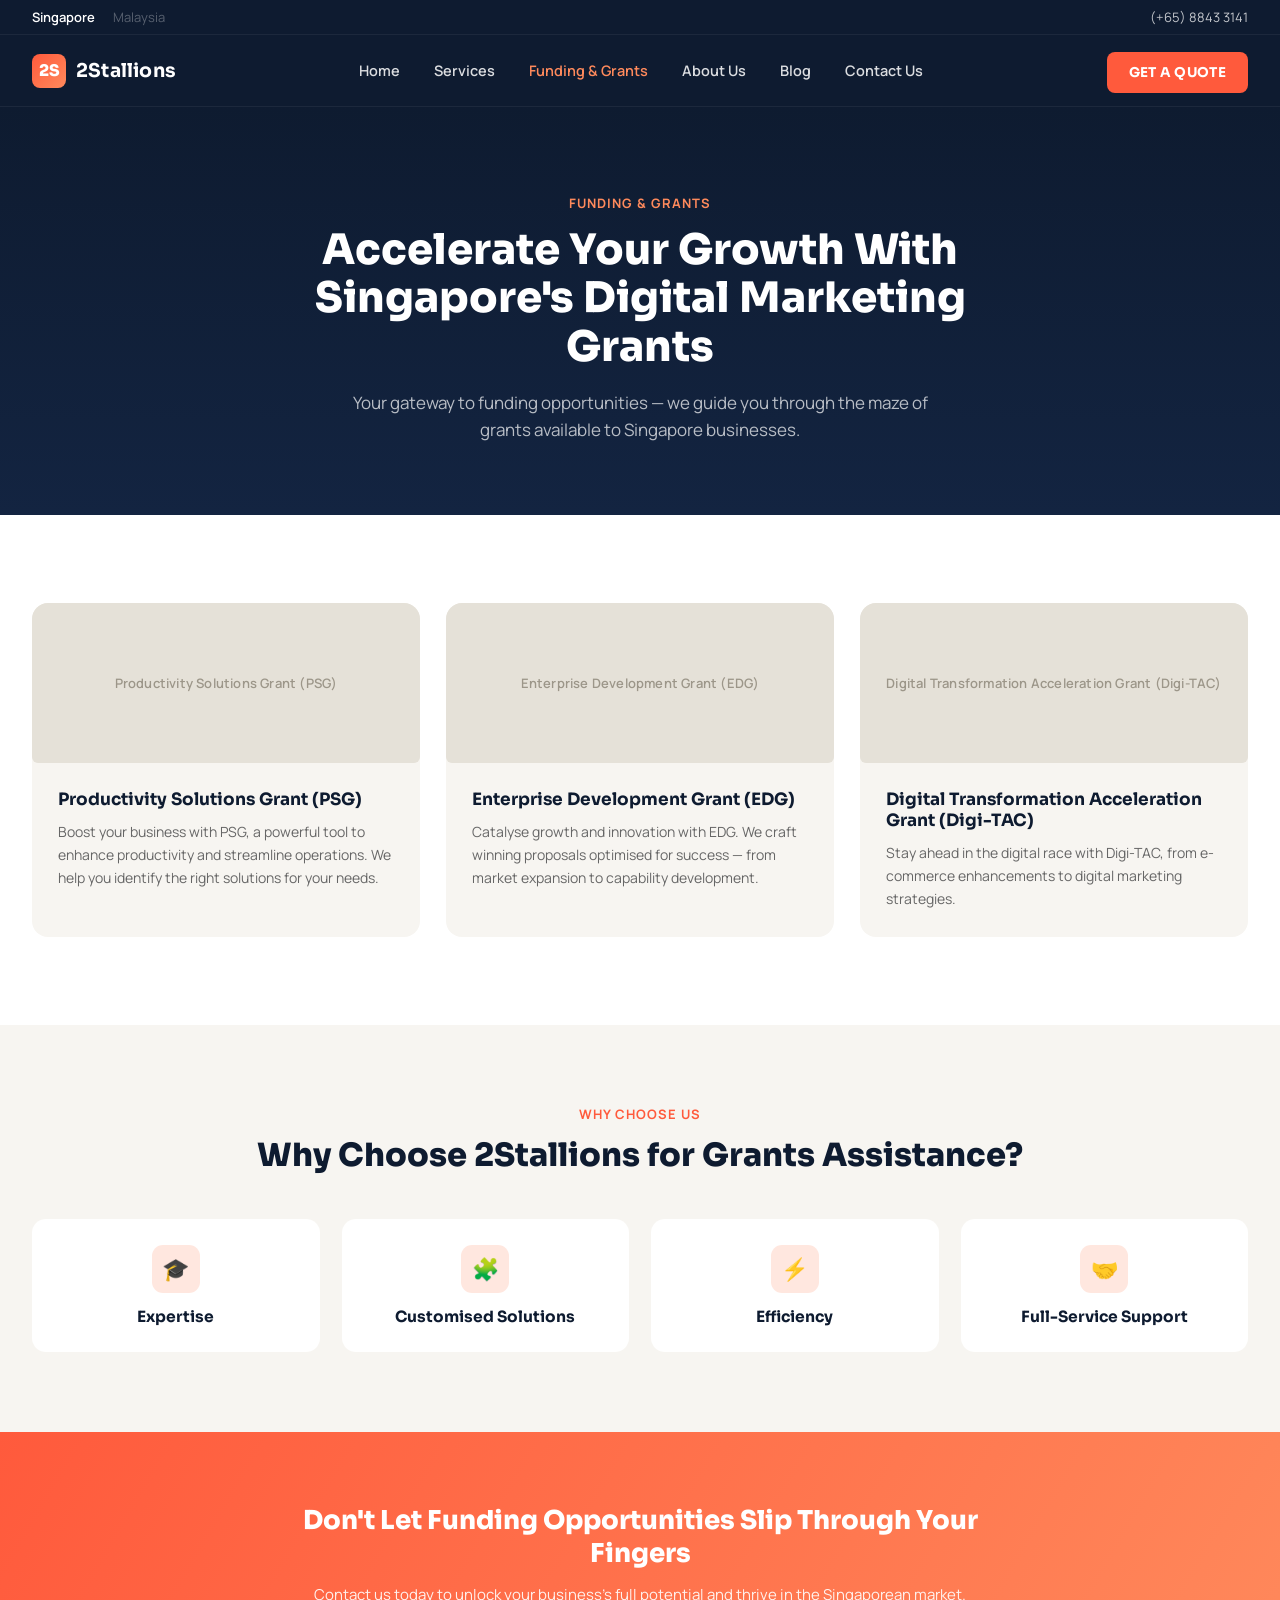
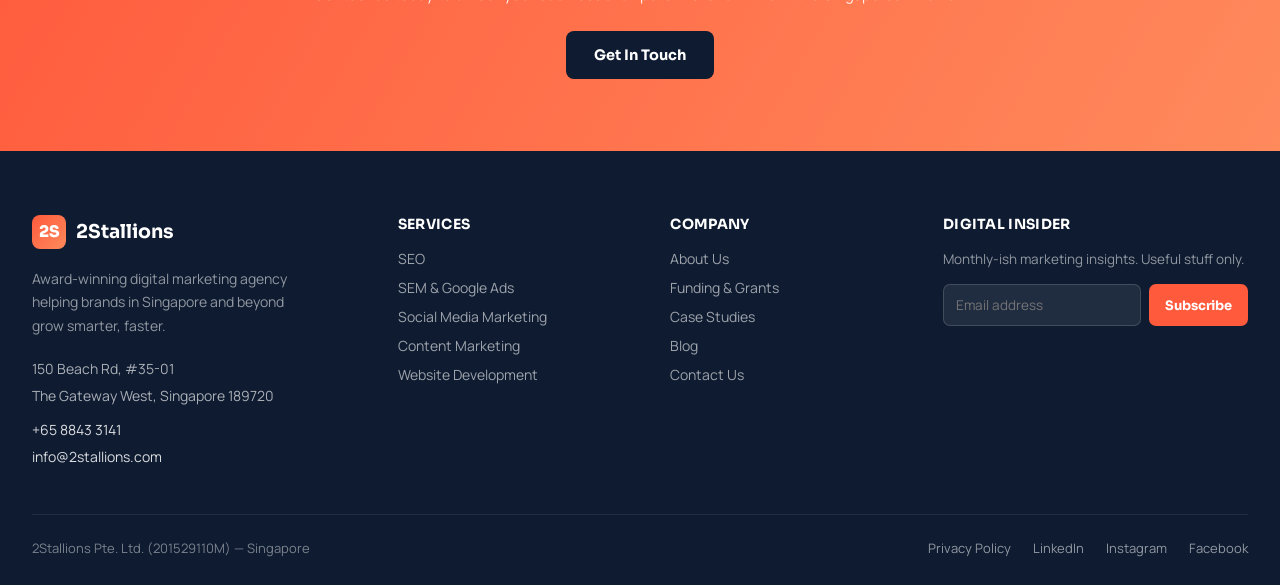
<file: grants.html>
<!DOCTYPE html>
<html lang="en">
<head>
<meta charset="utf-8">
<meta name="viewport" content="width=device-width, initial-scale=1">
<title>Funding & Grants | 2Stallions Digital Marketing Agency</title>
<meta name="description" content="2Stallions is a pre-approved PSG vendor helping Singapore SMEs access PSG, EDG and Digi-TAC grants for digital marketing.">
<link rel="preconnect" href="https://fonts.googleapis.com">
<link href="https://fonts.googleapis.com/css2?family=Sora:wght@600;700;800&family=Manrope:wght@400;500;600;700&display=swap" rel="stylesheet">
<link rel="stylesheet" href="./styles.css">
<style>
@media (max-width:980px){ h1{font-size:clamp(28px,6vw,42px) !important} }
</style>
</head>
<body>
<div style="overflow-x:hidden">
<header style="position:sticky;top:0;z-index:100;background:#0E1B30;font-family:'Manrope',sans-serif;box-shadow:0 1px 0 rgba(255,255,255,0.06)">
  <div style="display:flex;align-items:center;justify-content:space-between;gap:24px;max-width:1280px;margin:0 auto;padding:8px 32px;font-size:13px;color:rgba(255,255,255,0.6);border-bottom:1px solid rgba(255,255,255,0.06)">
    <div style="display:flex;gap:18px;align-items:center">
      <span style="color:#fff;font-weight:600">Singapore</span>
      <span style="opacity:0.5">Malaysia</span>
    </div>
    <div style="display:flex;gap:20px;align-items:center">
      <a href="tel:+6588433141" style="color:rgba(255,255,255,0.75);text-decoration:none">(+65) 8843 3141</a>
    </div>
  </div>
  <div style="display:flex;align-items:center;justify-content:space-between;max-width:1280px;margin:0 auto;padding:16px 32px;gap:24px">
    <a href="./index.html" style="display:flex;align-items:center;gap:10px;text-decoration:none">
      <div style="width:34px;height:34px;border-radius:8px;background:linear-gradient(135deg,#FF5A3C,#FF8A5C);display:flex;align-items:center;justify-content:center;font-family:'Sora',sans-serif;font-weight:800;color:#fff;font-size:16px">2S</div>
      <span style="font-family:'Sora',sans-serif;font-weight:700;font-size:19px;color:#fff;letter-spacing:0.2px">2Stallions</span>
    </a>
    <nav class="hdr-desktop-nav">
      <div class="nav-item-wrap" style="position:relative"><a href="./index.html" style="display:flex;align-items:center;gap:4px;color:rgba(255,255,255,0.85);text-decoration:none;font-size:14.5px;font-weight:600;padding:10px 4px">Home</a></div>
      <div class="nav-item-wrap" style="position:relative"><a href="./services.html" style="display:flex;align-items:center;gap:4px;color:rgba(255,255,255,0.85);text-decoration:none;font-size:14.5px;font-weight:600;padding:10px 4px">Services</a></div>
      <div class="nav-item-wrap" style="position:relative"><a href="./grants.html" style="display:flex;align-items:center;gap:4px;color:#FF8A5C;text-decoration:none;font-size:14.5px;font-weight:600;padding:10px 4px">Funding &amp; Grants</a></div>
      <div class="nav-item-wrap" style="position:relative"><a href="./about.html" style="display:flex;align-items:center;gap:4px;color:rgba(255,255,255,0.85);text-decoration:none;font-size:14.5px;font-weight:600;padding:10px 4px">About Us</a></div>
      <div class="nav-item-wrap" style="position:relative"><a href="./blog.html" style="display:flex;align-items:center;gap:4px;color:rgba(255,255,255,0.85);text-decoration:none;font-size:14.5px;font-weight:600;padding:10px 4px">Blog</a></div>
      <div class="nav-item-wrap" style="position:relative"><a href="./contact.html" style="display:flex;align-items:center;gap:4px;color:rgba(255,255,255,0.85);text-decoration:none;font-size:14.5px;font-weight:600;padding:10px 4px">Contact Us</a></div>
    </nav>
    <div style="display:flex;align-items:center;gap:14px">
      <a href="./contact.html" class="hdr-cta-desktop" style="text-decoration:none">
        <span style="background:#FF5A3C;color:#fff;font-family:'Sora',sans-serif;font-weight:700;font-size:13.5px;letter-spacing:0.3px;padding:12px 22px;border-radius:8px;white-space:nowrap">GET A QUOTE</span>
      </a>
      <details class="hdr-mobile-toggle">
        <summary aria-label="Toggle navigation" style="color:#fff;font-size:22px;line-height:1;padding:6px">
          <span class="hdr-mobile-icon-open">&#9776;</span><span class="hdr-mobile-icon-close">&#10005;</span>
        </summary>
        <div style="background:#0E1B30;border-top:1px solid rgba(255,255,255,0.08);padding:8px 24px 24px;display:flex;flex-direction:column;gap:2px;animation:hdr-fade 0.15s ease-out">
          <a href="./index.html" style="color:rgba(255,255,255,0.85);text-decoration:none;font-size:15.5px;font-weight:600;padding:12px 4px;border-bottom:1px solid rgba(255,255,255,0.06)">Home</a>
          <a href="./services.html" style="color:rgba(255,255,255,0.85);text-decoration:none;font-size:15.5px;font-weight:600;padding:12px 4px;border-bottom:1px solid rgba(255,255,255,0.06)">Services</a>
          <a href="./grants.html" style="color:#FF8A5C;text-decoration:none;font-size:15.5px;font-weight:600;padding:12px 4px;border-bottom:1px solid rgba(255,255,255,0.06)">Funding &amp; Grants</a>
          <a href="./about.html" style="color:rgba(255,255,255,0.85);text-decoration:none;font-size:15.5px;font-weight:600;padding:12px 4px;border-bottom:1px solid rgba(255,255,255,0.06)">About Us</a>
          <a href="./blog.html" style="color:rgba(255,255,255,0.85);text-decoration:none;font-size:15.5px;font-weight:600;padding:12px 4px;border-bottom:1px solid rgba(255,255,255,0.06)">Blog</a>
          <a href="./contact.html" style="color:rgba(255,255,255,0.85);text-decoration:none;font-size:15.5px;font-weight:600;padding:12px 4px;border-bottom:1px solid rgba(255,255,255,0.06)">Contact Us</a>
          <a href="./contact.html" style="margin-top:14px;text-align:center;background:#FF5A3C;color:#fff;font-family:'Sora',sans-serif;font-weight:700;font-size:14px;padding:14px;border-radius:8px;text-decoration:none">GET A QUOTE</a>
        </div>
      </details>
    </div>
  </div>
</header>

<section style="background:linear-gradient(180deg,#0E1B30 0%,#132441 100%);padding:88px 32px 72px;text-align:center">
  <p style="font-size:13px;font-weight:700;letter-spacing:1px;color:#FF8A5C;margin:0 0 14px">FUNDING &amp; GRANTS</p>
  <h1 style="font-family:'Sora',sans-serif;font-weight:800;font-size:42px;color:#fff;margin:0 0 18px;max-width:760px;margin-left:auto;margin-right:auto;line-height:1.15">Accelerate Your Growth With Singapore's Digital Marketing Grants</h1>
  <p style="font-size:17px;color:rgba(255,255,255,0.7);max-width:620px;margin:0 auto;line-height:1.6">Your gateway to funding opportunities — we guide you through the maze of grants available to Singapore businesses.</p>
</section>

<section style="padding:88px 32px;background:#fff">
  <div style="max-width:1280px;margin:0 auto;display:grid;grid-template-columns:repeat(3,1fr);gap:26px" class="g-3col">
    <div style="background:#F7F5F1;border-radius:16px;overflow:hidden">
        <div class="img-placeholder" style="width:100%;height:160px;border-radius:6px;">Productivity Solutions Grant (PSG)</div>
        <div style="padding:26px">
          <div style="font-family:'Sora',sans-serif;font-weight:700;font-size:17px;color:#0E1B30;margin-bottom:10px">Productivity Solutions Grant (PSG)</div>
          <div style="font-size:14px;line-height:1.65;color:#666">Boost your business with PSG, a powerful tool to enhance productivity and streamline operations. We help you identify the right solutions for your needs.</div>
        </div>
      </div>
    <div style="background:#F7F5F1;border-radius:16px;overflow:hidden">
        <div class="img-placeholder" style="width:100%;height:160px;border-radius:6px;">Enterprise Development Grant (EDG)</div>
        <div style="padding:26px">
          <div style="font-family:'Sora',sans-serif;font-weight:700;font-size:17px;color:#0E1B30;margin-bottom:10px">Enterprise Development Grant (EDG)</div>
          <div style="font-size:14px;line-height:1.65;color:#666">Catalyse growth and innovation with EDG. We craft winning proposals optimised for success — from market expansion to capability development.</div>
        </div>
      </div>
    <div style="background:#F7F5F1;border-radius:16px;overflow:hidden">
        <div class="img-placeholder" style="width:100%;height:160px;border-radius:6px;">Digital Transformation Acceleration Grant (Digi-TAC)</div>
        <div style="padding:26px">
          <div style="font-family:'Sora',sans-serif;font-weight:700;font-size:17px;color:#0E1B30;margin-bottom:10px">Digital Transformation Acceleration Grant (Digi-TAC)</div>
          <div style="font-size:14px;line-height:1.65;color:#666">Stay ahead in the digital race with Digi-TAC, from e-commerce enhancements to digital marketing strategies.</div>
        </div>
      </div>
  </div>
</section>

<section style="padding:80px 32px;background:#F7F5F1">
  <div style="max-width:1280px;margin:0 auto">
    <p style="text-align:center;font-size:13px;font-weight:700;letter-spacing:1px;color:#FF5A3C;margin:0 0 12px">WHY CHOOSE US</p>
    <h2 style="text-align:center;font-family:'Sora',sans-serif;font-weight:800;font-size:32px;color:#0E1B30;margin:0 0 44px">Why Choose 2Stallions for Grants Assistance?</h2>
    <div style="display:grid;grid-template-columns:repeat(4,1fr);gap:22px" class="g-4col">
      <div style="background:#fff;border-radius:14px;padding:26px 20px;text-align:center">
          <div style="width:48px;height:48px;border-radius:11px;background:#FFE7DF;display:flex;align-items:center;justify-content:center;font-size:22px;margin:0 auto 14px">&#127891;</div>
          <div style="font-family:'Sora',sans-serif;font-weight:700;font-size:15.5px;color:#0E1B30">Expertise</div>
        </div>
      <div style="background:#fff;border-radius:14px;padding:26px 20px;text-align:center">
          <div style="width:48px;height:48px;border-radius:11px;background:#FFE7DF;display:flex;align-items:center;justify-content:center;font-size:22px;margin:0 auto 14px">&#129513;</div>
          <div style="font-family:'Sora',sans-serif;font-weight:700;font-size:15.5px;color:#0E1B30">Customised Solutions</div>
        </div>
      <div style="background:#fff;border-radius:14px;padding:26px 20px;text-align:center">
          <div style="width:48px;height:48px;border-radius:11px;background:#FFE7DF;display:flex;align-items:center;justify-content:center;font-size:22px;margin:0 auto 14px">&#9889;</div>
          <div style="font-family:'Sora',sans-serif;font-weight:700;font-size:15.5px;color:#0E1B30">Efficiency</div>
        </div>
      <div style="background:#fff;border-radius:14px;padding:26px 20px;text-align:center">
          <div style="width:48px;height:48px;border-radius:11px;background:#FFE7DF;display:flex;align-items:center;justify-content:center;font-size:22px;margin:0 auto 14px">&#129309;</div>
          <div style="font-family:'Sora',sans-serif;font-weight:700;font-size:15.5px;color:#0E1B30">Full-Service Support</div>
        </div>
    </div>
  </div>
</section>

<section style="padding:72px 32px;background:linear-gradient(120deg,#FF5A3C,#FF8A5C);text-align:center">
  <div style="max-width:700px;margin:0 auto">
    <div style="font-family:'Sora',sans-serif;font-weight:800;font-size:26px;color:#fff;margin-bottom:14px">Don't Let Funding Opportunities Slip Through Your Fingers</div>
    <p style="font-size:15px;color:rgba(255,255,255,0.9);margin:0 0 26px">Contact us today to unlock your business's full potential and thrive in the Singaporean market.</p>
    <a href="./contact.html" style="display:inline-block;background:#0E1B30;color:#fff;text-decoration:none;font-family:'Sora',sans-serif;font-weight:700;font-size:14.5px;padding:15px 28px;border-radius:8px">Get In Touch</a>
  </div>
</section>

<footer style="background:#0E1B30;font-family:'Manrope',sans-serif;color:rgba(255,255,255,0.75);padding:64px 32px 28px">
  <div style="max-width:1280px;margin:0 auto;display:grid;grid-template-columns:1.4fr 1fr 1fr 1.2fr;gap:40px" class="ftr-grid">
    <div>
      <div style="display:flex;align-items:center;gap:10px;margin-bottom:18px">
        <div style="width:34px;height:34px;border-radius:8px;background:linear-gradient(135deg,#FF5A3C,#FF8A5C);display:flex;align-items:center;justify-content:center;font-family:'Sora',sans-serif;font-weight:800;color:#fff;font-size:16px">2S</div>
        <span style="font-family:'Sora',sans-serif;font-weight:700;font-size:19px;color:#fff">2Stallions</span>
      </div>
      <p style="font-size:14px;line-height:1.7;color:rgba(255,255,255,0.55);max-width:280px;margin:0 0 18px">Award-winning digital marketing agency helping brands in Singapore and beyond grow smarter, faster.</p>
      <div style="font-size:14px;line-height:1.9;color:rgba(255,255,255,0.65)">
        <div>150 Beach Rd, #35-01</div>
        <div>The Gateway West, Singapore 189720</div>
        <div style="margin-top:8px"><a href="tel:+6588433141" style="color:rgba(255,255,255,0.85);text-decoration:none">+65 8843 3141</a></div>
        <div><a href="mailto:info@2stallions.com" style="color:rgba(255,255,255,0.85);text-decoration:none">info@2stallions.com</a></div>
      </div>
    </div>
    <div>
      <div style="font-family:'Sora',sans-serif;font-weight:700;color:#fff;font-size:14px;margin-bottom:16px;letter-spacing:0.3px">SERVICES</div>
      <div style="display:flex;flex-direction:column;gap:10px;font-size:14px">
        <a href="./services.html" style="color:rgba(255,255,255,0.6);text-decoration:none">SEO</a>
        <a href="./services.html" style="color:rgba(255,255,255,0.6);text-decoration:none">SEM &amp; Google Ads</a>
        <a href="./services.html" style="color:rgba(255,255,255,0.6);text-decoration:none">Social Media Marketing</a>
        <a href="./services.html" style="color:rgba(255,255,255,0.6);text-decoration:none">Content Marketing</a>
        <a href="./services.html" style="color:rgba(255,255,255,0.6);text-decoration:none">Website Development</a>
      </div>
    </div>
    <div>
      <div style="font-family:'Sora',sans-serif;font-weight:700;color:#fff;font-size:14px;margin-bottom:16px;letter-spacing:0.3px">COMPANY</div>
      <div style="display:flex;flex-direction:column;gap:10px;font-size:14px">
        <a href="./about.html" style="color:rgba(255,255,255,0.6);text-decoration:none">About Us</a>
        <a href="./grants.html" style="color:rgba(255,255,255,0.6);text-decoration:none">Funding &amp; Grants</a>
        <a href="./index.html#case-studies" style="color:rgba(255,255,255,0.6);text-decoration:none">Case Studies</a>
        <a href="./blog.html" style="color:rgba(255,255,255,0.6);text-decoration:none">Blog</a>
        <a href="./contact.html" style="color:rgba(255,255,255,0.6);text-decoration:none">Contact Us</a>
      </div>
    </div>
    <div>
      <div style="font-family:'Sora',sans-serif;font-weight:700;color:#fff;font-size:14px;margin-bottom:16px;letter-spacing:0.3px">DIGITAL INSIDER</div>
      <p style="font-size:13.5px;line-height:1.6;color:rgba(255,255,255,0.55);margin:0 0 14px">Monthly-ish marketing insights. Useful stuff only.</p>
      <form style="display:flex;gap:8px">
        <input type="email" required placeholder="Email address" style="flex:1;min-width:0;background:rgba(255,255,255,0.08);border:1px solid rgba(255,255,255,0.15);border-radius:7px;padding:11px 12px;color:#fff;font-size:13.5px;font-family:'Manrope',sans-serif" />
        <button type="submit" style="background:#FF5A3C;color:#fff;border:none;border-radius:7px;padding:11px 16px;font-family:'Sora',sans-serif;font-weight:700;font-size:13px;cursor:pointer;white-space:nowrap">Subscribe</button>
      </form>
    </div>
  </div>
  <div style="max-width:1280px;margin:44px auto 0;padding-top:24px;border-top:1px solid rgba(255,255,255,0.08);display:flex;flex-wrap:wrap;justify-content:space-between;gap:16px;font-size:13px;color:rgba(255,255,255,0.45)">
    <span>2Stallions Pte. Ltd. (201529110M) &mdash; Singapore</span>
    <div style="display:flex;gap:22px">
      <a href="#" style="color:rgba(255,255,255,0.55);text-decoration:none">Privacy Policy</a>
      <a href="https://www.linkedin.com/company/2stallions/" style="color:rgba(255,255,255,0.55);text-decoration:none">LinkedIn</a>
      <a href="https://www.instagram.com/2stallionsdigital/" style="color:rgba(255,255,255,0.55);text-decoration:none">Instagram</a>
      <a href="https://www.facebook.com/2Stallions/" style="color:rgba(255,255,255,0.55);text-decoration:none">Facebook</a>
    </div>
  </div>
</footer>
</div>
</body>
</html>
</file>
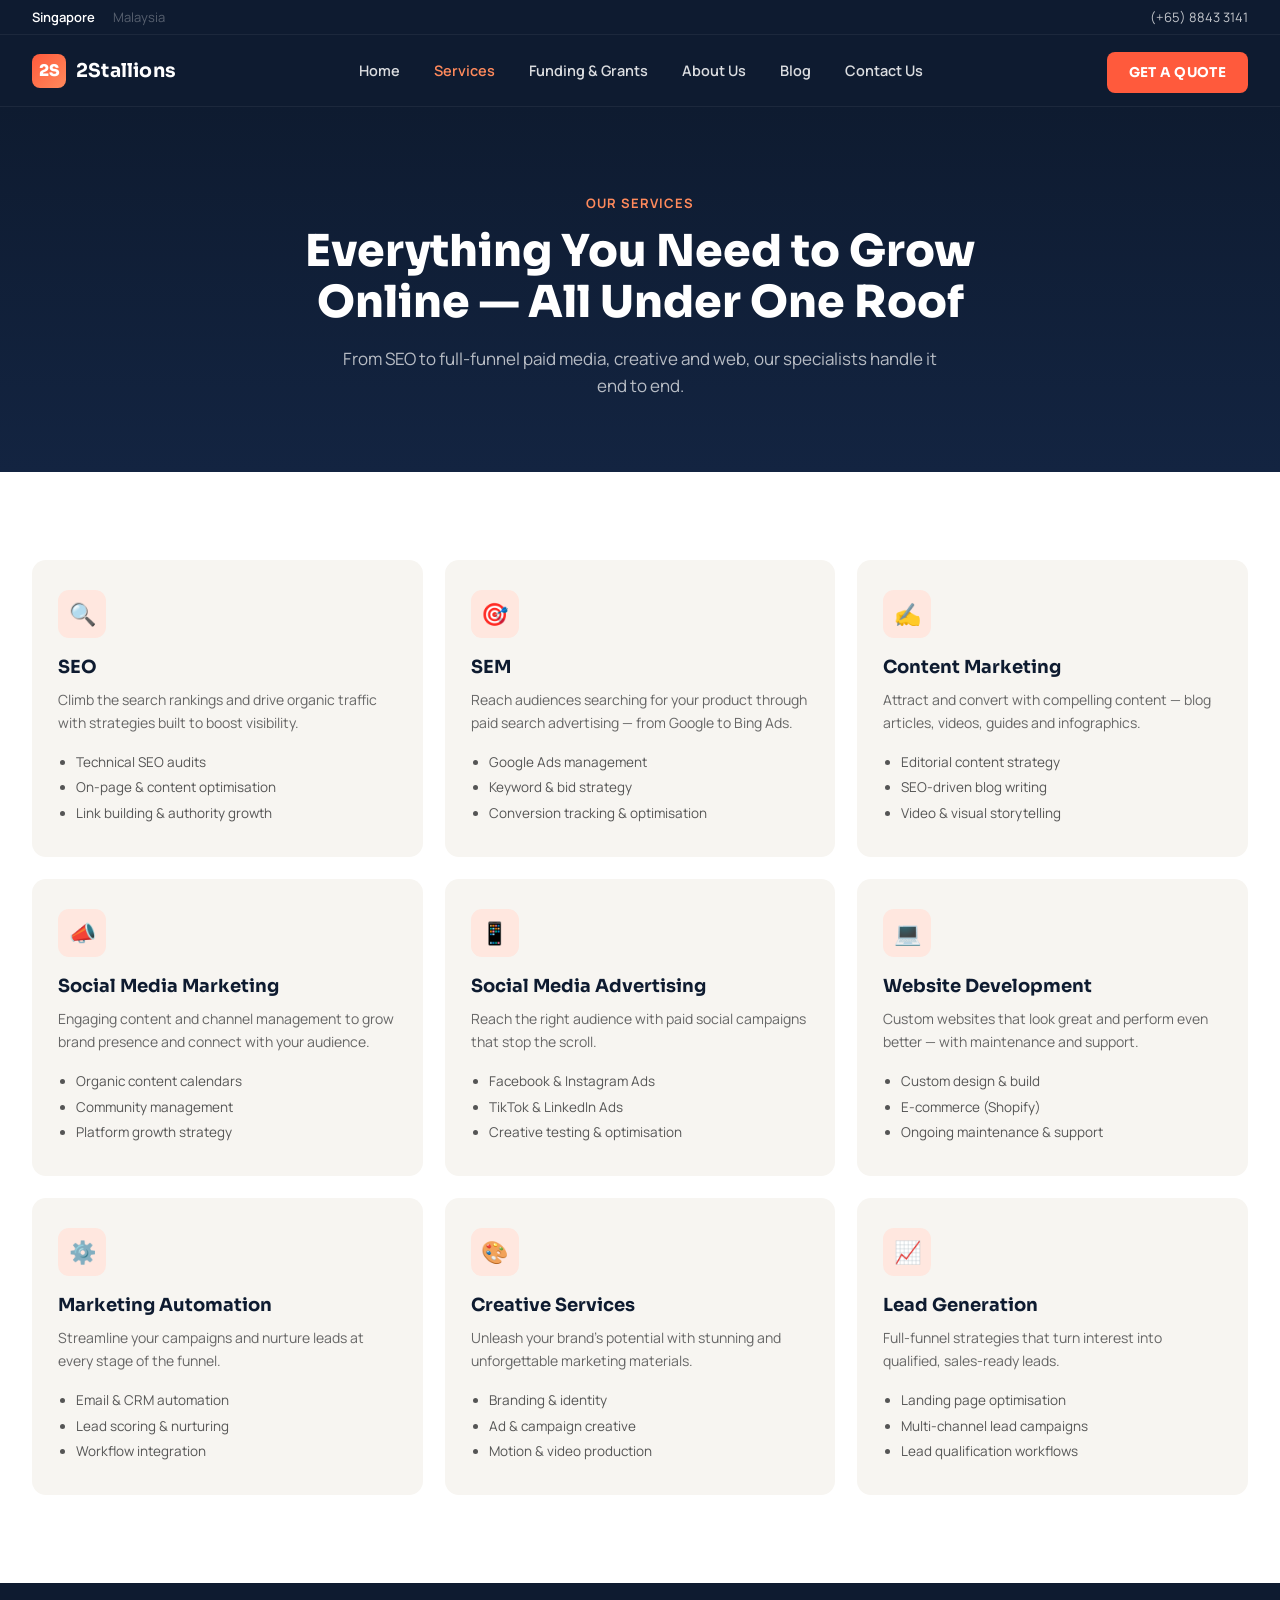
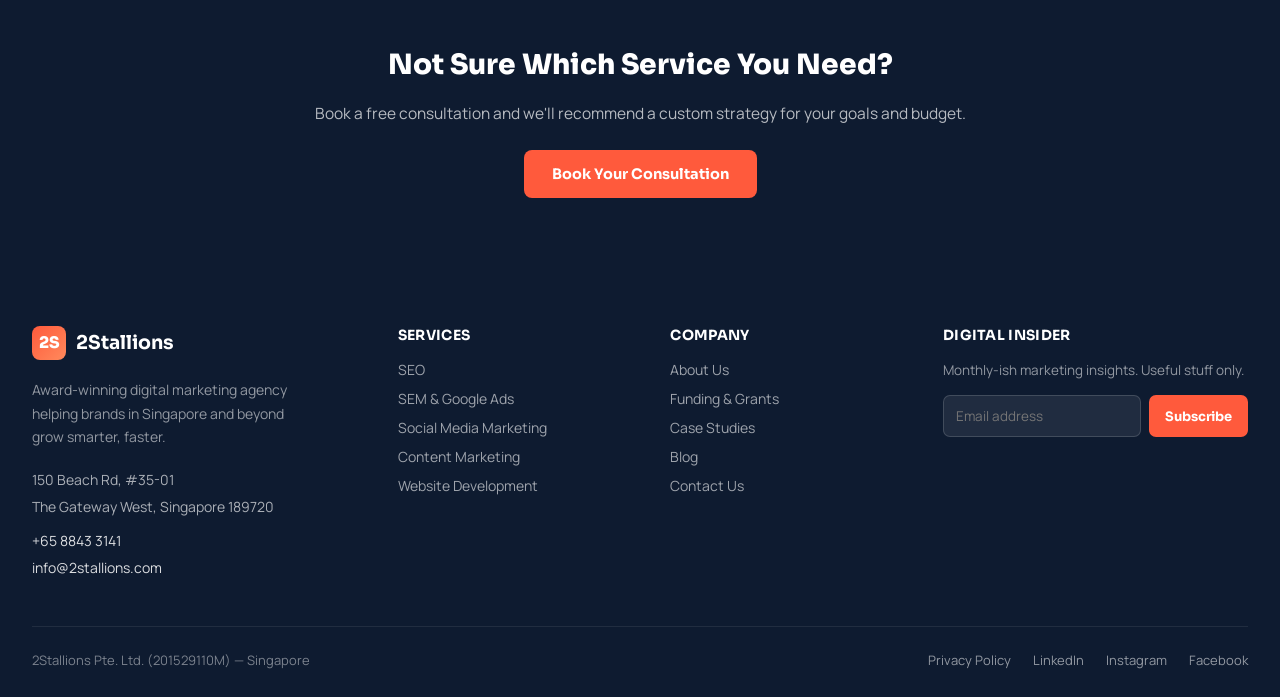
<file: services.html>
<!DOCTYPE html>
<html lang="en">
<head>
<meta charset="utf-8">
<meta name="viewport" content="width=device-width, initial-scale=1">
<title>Services | 2Stallions Digital Marketing Agency</title>
<meta name="description" content="SEO, SEM, content marketing, social media, website development, marketing automation, creative services and lead generation — all under one roof.">
<link rel="preconnect" href="https://fonts.googleapis.com">
<link href="https://fonts.googleapis.com/css2?family=Sora:wght@600;700;800&family=Manrope:wght@400;500;600;700&display=swap" rel="stylesheet">
<link rel="stylesheet" href="./styles.css">
<style>
@media (max-width:980px){ h1{font-size:clamp(28px,6vw,44px) !important} }
</style>
</head>
<body>
<div style="overflow-x:hidden">
<header style="position:sticky;top:0;z-index:100;background:#0E1B30;font-family:'Manrope',sans-serif;box-shadow:0 1px 0 rgba(255,255,255,0.06)">
  <div style="display:flex;align-items:center;justify-content:space-between;gap:24px;max-width:1280px;margin:0 auto;padding:8px 32px;font-size:13px;color:rgba(255,255,255,0.6);border-bottom:1px solid rgba(255,255,255,0.06)">
    <div style="display:flex;gap:18px;align-items:center">
      <span style="color:#fff;font-weight:600">Singapore</span>
      <span style="opacity:0.5">Malaysia</span>
    </div>
    <div style="display:flex;gap:20px;align-items:center">
      <a href="tel:+6588433141" style="color:rgba(255,255,255,0.75);text-decoration:none">(+65) 8843 3141</a>
    </div>
  </div>
  <div style="display:flex;align-items:center;justify-content:space-between;max-width:1280px;margin:0 auto;padding:16px 32px;gap:24px">
    <a href="./index.html" style="display:flex;align-items:center;gap:10px;text-decoration:none">
      <div style="width:34px;height:34px;border-radius:8px;background:linear-gradient(135deg,#FF5A3C,#FF8A5C);display:flex;align-items:center;justify-content:center;font-family:'Sora',sans-serif;font-weight:800;color:#fff;font-size:16px">2S</div>
      <span style="font-family:'Sora',sans-serif;font-weight:700;font-size:19px;color:#fff;letter-spacing:0.2px">2Stallions</span>
    </a>
    <nav class="hdr-desktop-nav">
      <div class="nav-item-wrap" style="position:relative"><a href="./index.html" style="display:flex;align-items:center;gap:4px;color:rgba(255,255,255,0.85);text-decoration:none;font-size:14.5px;font-weight:600;padding:10px 4px">Home</a></div>
      <div class="nav-item-wrap" style="position:relative"><a href="./services.html" style="display:flex;align-items:center;gap:4px;color:#FF8A5C;text-decoration:none;font-size:14.5px;font-weight:600;padding:10px 4px">Services</a></div>
      <div class="nav-item-wrap" style="position:relative"><a href="./grants.html" style="display:flex;align-items:center;gap:4px;color:rgba(255,255,255,0.85);text-decoration:none;font-size:14.5px;font-weight:600;padding:10px 4px">Funding &amp; Grants</a></div>
      <div class="nav-item-wrap" style="position:relative"><a href="./about.html" style="display:flex;align-items:center;gap:4px;color:rgba(255,255,255,0.85);text-decoration:none;font-size:14.5px;font-weight:600;padding:10px 4px">About Us</a></div>
      <div class="nav-item-wrap" style="position:relative"><a href="./blog.html" style="display:flex;align-items:center;gap:4px;color:rgba(255,255,255,0.85);text-decoration:none;font-size:14.5px;font-weight:600;padding:10px 4px">Blog</a></div>
      <div class="nav-item-wrap" style="position:relative"><a href="./contact.html" style="display:flex;align-items:center;gap:4px;color:rgba(255,255,255,0.85);text-decoration:none;font-size:14.5px;font-weight:600;padding:10px 4px">Contact Us</a></div>
    </nav>
    <div style="display:flex;align-items:center;gap:14px">
      <a href="./contact.html" class="hdr-cta-desktop" style="text-decoration:none">
        <span style="background:#FF5A3C;color:#fff;font-family:'Sora',sans-serif;font-weight:700;font-size:13.5px;letter-spacing:0.3px;padding:12px 22px;border-radius:8px;white-space:nowrap">GET A QUOTE</span>
      </a>
      <details class="hdr-mobile-toggle">
        <summary aria-label="Toggle navigation" style="color:#fff;font-size:22px;line-height:1;padding:6px">
          <span class="hdr-mobile-icon-open">&#9776;</span><span class="hdr-mobile-icon-close">&#10005;</span>
        </summary>
        <div style="background:#0E1B30;border-top:1px solid rgba(255,255,255,0.08);padding:8px 24px 24px;display:flex;flex-direction:column;gap:2px;animation:hdr-fade 0.15s ease-out">
          <a href="./index.html" style="color:rgba(255,255,255,0.85);text-decoration:none;font-size:15.5px;font-weight:600;padding:12px 4px;border-bottom:1px solid rgba(255,255,255,0.06)">Home</a>
          <a href="./services.html" style="color:#FF8A5C;text-decoration:none;font-size:15.5px;font-weight:600;padding:12px 4px;border-bottom:1px solid rgba(255,255,255,0.06)">Services</a>
          <a href="./grants.html" style="color:rgba(255,255,255,0.85);text-decoration:none;font-size:15.5px;font-weight:600;padding:12px 4px;border-bottom:1px solid rgba(255,255,255,0.06)">Funding &amp; Grants</a>
          <a href="./about.html" style="color:rgba(255,255,255,0.85);text-decoration:none;font-size:15.5px;font-weight:600;padding:12px 4px;border-bottom:1px solid rgba(255,255,255,0.06)">About Us</a>
          <a href="./blog.html" style="color:rgba(255,255,255,0.85);text-decoration:none;font-size:15.5px;font-weight:600;padding:12px 4px;border-bottom:1px solid rgba(255,255,255,0.06)">Blog</a>
          <a href="./contact.html" style="color:rgba(255,255,255,0.85);text-decoration:none;font-size:15.5px;font-weight:600;padding:12px 4px;border-bottom:1px solid rgba(255,255,255,0.06)">Contact Us</a>
          <a href="./contact.html" style="margin-top:14px;text-align:center;background:#FF5A3C;color:#fff;font-family:'Sora',sans-serif;font-weight:700;font-size:14px;padding:14px;border-radius:8px;text-decoration:none">GET A QUOTE</a>
        </div>
      </details>
    </div>
  </div>
</header>

<section style="background:linear-gradient(180deg,#0E1B30 0%,#132441 100%);padding:88px 32px 72px;text-align:center">
  <p style="font-size:13px;font-weight:700;letter-spacing:1px;color:#FF8A5C;margin:0 0 14px">OUR SERVICES</p>
  <h1 style="font-family:'Sora',sans-serif;font-weight:800;font-size:44px;color:#fff;margin:0 0 18px;max-width:760px;margin-left:auto;margin-right:auto;line-height:1.15">Everything You Need to Grow Online — All Under One Roof</h1>
  <p style="font-size:17px;color:rgba(255,255,255,0.7);max-width:600px;margin:0 auto;line-height:1.6">From SEO to full-funnel paid media, creative and web, our specialists handle it end to end.</p>
</section>

<section style="padding:88px 32px;background:#fff">
  <div style="max-width:1280px;margin:0 auto;display:grid;grid-template-columns:repeat(3,1fr);gap:22px" class="g-3col">
    <div id="seo" style="background:#F7F5F1;border-radius:14px;padding:30px 26px;scroll-margin-top:90px">
        <div style="width:48px;height:48px;border-radius:11px;background:#FFE7DF;display:flex;align-items:center;justify-content:center;font-size:22px;margin-bottom:18px">&#128269;</div>
        <div style="font-family:'Sora',sans-serif;font-weight:700;font-size:18px;color:#0E1B30;margin-bottom:10px">SEO</div>
        <div style="font-size:14px;line-height:1.65;color:#666;margin-bottom:16px">Climb the search rankings and drive organic traffic with strategies built to boost visibility.</div>
        <ul style="margin:0;padding-left:18px;font-size:13.5px;line-height:1.9;color:#555">
          <li>Technical SEO audits</li>
          <li>On-page &amp; content optimisation</li>
          <li>Link building &amp; authority growth</li>
        </ul>
      </div>
    <div id="sem" style="background:#F7F5F1;border-radius:14px;padding:30px 26px;scroll-margin-top:90px">
        <div style="width:48px;height:48px;border-radius:11px;background:#FFE7DF;display:flex;align-items:center;justify-content:center;font-size:22px;margin-bottom:18px">&#127919;</div>
        <div style="font-family:'Sora',sans-serif;font-weight:700;font-size:18px;color:#0E1B30;margin-bottom:10px">SEM</div>
        <div style="font-size:14px;line-height:1.65;color:#666;margin-bottom:16px">Reach audiences searching for your product through paid search advertising — from Google to Bing Ads.</div>
        <ul style="margin:0;padding-left:18px;font-size:13.5px;line-height:1.9;color:#555">
          <li>Google Ads management</li>
          <li>Keyword &amp; bid strategy</li>
          <li>Conversion tracking &amp; optimisation</li>
        </ul>
      </div>
    <div id="content" style="background:#F7F5F1;border-radius:14px;padding:30px 26px;scroll-margin-top:90px">
        <div style="width:48px;height:48px;border-radius:11px;background:#FFE7DF;display:flex;align-items:center;justify-content:center;font-size:22px;margin-bottom:18px">&#9997;&#65039;</div>
        <div style="font-family:'Sora',sans-serif;font-weight:700;font-size:18px;color:#0E1B30;margin-bottom:10px">Content Marketing</div>
        <div style="font-size:14px;line-height:1.65;color:#666;margin-bottom:16px">Attract and convert with compelling content — blog articles, videos, guides and infographics.</div>
        <ul style="margin:0;padding-left:18px;font-size:13.5px;line-height:1.9;color:#555">
          <li>Editorial content strategy</li>
          <li>SEO-driven blog writing</li>
          <li>Video &amp; visual storytelling</li>
        </ul>
      </div>
    <div id="social-marketing" style="background:#F7F5F1;border-radius:14px;padding:30px 26px;scroll-margin-top:90px">
        <div style="width:48px;height:48px;border-radius:11px;background:#FFE7DF;display:flex;align-items:center;justify-content:center;font-size:22px;margin-bottom:18px">&#128227;</div>
        <div style="font-family:'Sora',sans-serif;font-weight:700;font-size:18px;color:#0E1B30;margin-bottom:10px">Social Media Marketing</div>
        <div style="font-size:14px;line-height:1.65;color:#666;margin-bottom:16px">Engaging content and channel management to grow brand presence and connect with your audience.</div>
        <ul style="margin:0;padding-left:18px;font-size:13.5px;line-height:1.9;color:#555">
          <li>Organic content calendars</li>
          <li>Community management</li>
          <li>Platform growth strategy</li>
        </ul>
      </div>
    <div id="social-ads" style="background:#F7F5F1;border-radius:14px;padding:30px 26px;scroll-margin-top:90px">
        <div style="width:48px;height:48px;border-radius:11px;background:#FFE7DF;display:flex;align-items:center;justify-content:center;font-size:22px;margin-bottom:18px">&#128241;</div>
        <div style="font-family:'Sora',sans-serif;font-weight:700;font-size:18px;color:#0E1B30;margin-bottom:10px">Social Media Advertising</div>
        <div style="font-size:14px;line-height:1.65;color:#666;margin-bottom:16px">Reach the right audience with paid social campaigns that stop the scroll.</div>
        <ul style="margin:0;padding-left:18px;font-size:13.5px;line-height:1.9;color:#555">
          <li>Facebook &amp; Instagram Ads</li>
          <li>TikTok &amp; LinkedIn Ads</li>
          <li>Creative testing &amp; optimisation</li>
        </ul>
      </div>
    <div id="web" style="background:#F7F5F1;border-radius:14px;padding:30px 26px;scroll-margin-top:90px">
        <div style="width:48px;height:48px;border-radius:11px;background:#FFE7DF;display:flex;align-items:center;justify-content:center;font-size:22px;margin-bottom:18px">&#128187;</div>
        <div style="font-family:'Sora',sans-serif;font-weight:700;font-size:18px;color:#0E1B30;margin-bottom:10px">Website Development</div>
        <div style="font-size:14px;line-height:1.65;color:#666;margin-bottom:16px">Custom websites that look great and perform even better — with maintenance and support.</div>
        <ul style="margin:0;padding-left:18px;font-size:13.5px;line-height:1.9;color:#555">
          <li>Custom design &amp; build</li>
          <li>E-commerce (Shopify)</li>
          <li>Ongoing maintenance &amp; support</li>
        </ul>
      </div>
    <div id="automation" style="background:#F7F5F1;border-radius:14px;padding:30px 26px;scroll-margin-top:90px">
        <div style="width:48px;height:48px;border-radius:11px;background:#FFE7DF;display:flex;align-items:center;justify-content:center;font-size:22px;margin-bottom:18px">&#9881;&#65039;</div>
        <div style="font-family:'Sora',sans-serif;font-weight:700;font-size:18px;color:#0E1B30;margin-bottom:10px">Marketing Automation</div>
        <div style="font-size:14px;line-height:1.65;color:#666;margin-bottom:16px">Streamline your campaigns and nurture leads at every stage of the funnel.</div>
        <ul style="margin:0;padding-left:18px;font-size:13.5px;line-height:1.9;color:#555">
          <li>Email &amp; CRM automation</li>
          <li>Lead scoring &amp; nurturing</li>
          <li>Workflow integration</li>
        </ul>
      </div>
    <div id="creative" style="background:#F7F5F1;border-radius:14px;padding:30px 26px;scroll-margin-top:90px">
        <div style="width:48px;height:48px;border-radius:11px;background:#FFE7DF;display:flex;align-items:center;justify-content:center;font-size:22px;margin-bottom:18px">&#127912;</div>
        <div style="font-family:'Sora',sans-serif;font-weight:700;font-size:18px;color:#0E1B30;margin-bottom:10px">Creative Services</div>
        <div style="font-size:14px;line-height:1.65;color:#666;margin-bottom:16px">Unleash your brand's potential with stunning and unforgettable marketing materials.</div>
        <ul style="margin:0;padding-left:18px;font-size:13.5px;line-height:1.9;color:#555">
          <li>Branding &amp; identity</li>
          <li>Ad &amp; campaign creative</li>
          <li>Motion &amp; video production</li>
        </ul>
      </div>
    <div id="leadgen" style="background:#F7F5F1;border-radius:14px;padding:30px 26px;scroll-margin-top:90px">
        <div style="width:48px;height:48px;border-radius:11px;background:#FFE7DF;display:flex;align-items:center;justify-content:center;font-size:22px;margin-bottom:18px">&#128200;</div>
        <div style="font-family:'Sora',sans-serif;font-weight:700;font-size:18px;color:#0E1B30;margin-bottom:10px">Lead Generation</div>
        <div style="font-size:14px;line-height:1.65;color:#666;margin-bottom:16px">Full-funnel strategies that turn interest into qualified, sales-ready leads.</div>
        <ul style="margin:0;padding-left:18px;font-size:13.5px;line-height:1.9;color:#555">
          <li>Landing page optimisation</li>
          <li>Multi-channel lead campaigns</li>
          <li>Lead qualification workflows</li>
        </ul>
      </div>
  </div>
</section>

<section style="padding:64px 32px;background:#0E1B30;text-align:center">
  <h2 style="font-family:'Sora',sans-serif;font-weight:800;font-size:28px;color:#fff;margin:0 0 20px">Not Sure Which Service You Need?</h2>
  <p style="font-size:15.5px;color:rgba(255,255,255,0.7);margin:0 0 26px">Book a free consultation and we'll recommend a custom strategy for your goals and budget.</p>
  <a href="./contact.html" style="display:inline-block;background:#FF5A3C;color:#fff;text-decoration:none;font-family:'Sora',sans-serif;font-weight:700;font-size:14.5px;padding:15px 28px;border-radius:8px">Book Your Consultation</a>
</section>

<footer style="background:#0E1B30;font-family:'Manrope',sans-serif;color:rgba(255,255,255,0.75);padding:64px 32px 28px">
  <div style="max-width:1280px;margin:0 auto;display:grid;grid-template-columns:1.4fr 1fr 1fr 1.2fr;gap:40px" class="ftr-grid">
    <div>
      <div style="display:flex;align-items:center;gap:10px;margin-bottom:18px">
        <div style="width:34px;height:34px;border-radius:8px;background:linear-gradient(135deg,#FF5A3C,#FF8A5C);display:flex;align-items:center;justify-content:center;font-family:'Sora',sans-serif;font-weight:800;color:#fff;font-size:16px">2S</div>
        <span style="font-family:'Sora',sans-serif;font-weight:700;font-size:19px;color:#fff">2Stallions</span>
      </div>
      <p style="font-size:14px;line-height:1.7;color:rgba(255,255,255,0.55);max-width:280px;margin:0 0 18px">Award-winning digital marketing agency helping brands in Singapore and beyond grow smarter, faster.</p>
      <div style="font-size:14px;line-height:1.9;color:rgba(255,255,255,0.65)">
        <div>150 Beach Rd, #35-01</div>
        <div>The Gateway West, Singapore 189720</div>
        <div style="margin-top:8px"><a href="tel:+6588433141" style="color:rgba(255,255,255,0.85);text-decoration:none">+65 8843 3141</a></div>
        <div><a href="mailto:info@2stallions.com" style="color:rgba(255,255,255,0.85);text-decoration:none">info@2stallions.com</a></div>
      </div>
    </div>
    <div>
      <div style="font-family:'Sora',sans-serif;font-weight:700;color:#fff;font-size:14px;margin-bottom:16px;letter-spacing:0.3px">SERVICES</div>
      <div style="display:flex;flex-direction:column;gap:10px;font-size:14px">
        <a href="./services.html" style="color:rgba(255,255,255,0.6);text-decoration:none">SEO</a>
        <a href="./services.html" style="color:rgba(255,255,255,0.6);text-decoration:none">SEM &amp; Google Ads</a>
        <a href="./services.html" style="color:rgba(255,255,255,0.6);text-decoration:none">Social Media Marketing</a>
        <a href="./services.html" style="color:rgba(255,255,255,0.6);text-decoration:none">Content Marketing</a>
        <a href="./services.html" style="color:rgba(255,255,255,0.6);text-decoration:none">Website Development</a>
      </div>
    </div>
    <div>
      <div style="font-family:'Sora',sans-serif;font-weight:700;color:#fff;font-size:14px;margin-bottom:16px;letter-spacing:0.3px">COMPANY</div>
      <div style="display:flex;flex-direction:column;gap:10px;font-size:14px">
        <a href="./about.html" style="color:rgba(255,255,255,0.6);text-decoration:none">About Us</a>
        <a href="./grants.html" style="color:rgba(255,255,255,0.6);text-decoration:none">Funding &amp; Grants</a>
        <a href="./index.html#case-studies" style="color:rgba(255,255,255,0.6);text-decoration:none">Case Studies</a>
        <a href="./blog.html" style="color:rgba(255,255,255,0.6);text-decoration:none">Blog</a>
        <a href="./contact.html" style="color:rgba(255,255,255,0.6);text-decoration:none">Contact Us</a>
      </div>
    </div>
    <div>
      <div style="font-family:'Sora',sans-serif;font-weight:700;color:#fff;font-size:14px;margin-bottom:16px;letter-spacing:0.3px">DIGITAL INSIDER</div>
      <p style="font-size:13.5px;line-height:1.6;color:rgba(255,255,255,0.55);margin:0 0 14px">Monthly-ish marketing insights. Useful stuff only.</p>
      <form style="display:flex;gap:8px">
        <input type="email" required placeholder="Email address" style="flex:1;min-width:0;background:rgba(255,255,255,0.08);border:1px solid rgba(255,255,255,0.15);border-radius:7px;padding:11px 12px;color:#fff;font-size:13.5px;font-family:'Manrope',sans-serif" />
        <button type="submit" style="background:#FF5A3C;color:#fff;border:none;border-radius:7px;padding:11px 16px;font-family:'Sora',sans-serif;font-weight:700;font-size:13px;cursor:pointer;white-space:nowrap">Subscribe</button>
      </form>
    </div>
  </div>
  <div style="max-width:1280px;margin:44px auto 0;padding-top:24px;border-top:1px solid rgba(255,255,255,0.08);display:flex;flex-wrap:wrap;justify-content:space-between;gap:16px;font-size:13px;color:rgba(255,255,255,0.45)">
    <span>2Stallions Pte. Ltd. (201529110M) &mdash; Singapore</span>
    <div style="display:flex;gap:22px">
      <a href="#" style="color:rgba(255,255,255,0.55);text-decoration:none">Privacy Policy</a>
      <a href="https://www.linkedin.com/company/2stallions/" style="color:rgba(255,255,255,0.55);text-decoration:none">LinkedIn</a>
      <a href="https://www.instagram.com/2stallionsdigital/" style="color:rgba(255,255,255,0.55);text-decoration:none">Instagram</a>
      <a href="https://www.facebook.com/2Stallions/" style="color:rgba(255,255,255,0.55);text-decoration:none">Facebook</a>
    </div>
  </div>
</footer>
</div>
</body>
</html>
</file>
<file: styles.css>
/* 2Stallions — shared site styles
   Fonts (Sora / Manrope) are linked per-page via Google Fonts <link> tags in <head>. */

* { box-sizing: border-box; }

body {
  margin: 0;
  background: #F7F5F1;
  font-family: 'Manrope', sans-serif;
}

a { color: #FF5A3C; }
a:hover { color: #e8461e; }

/* ---------- Image placeholder boxes (stand-ins for real photography) ---------- */
.img-placeholder {
  display: flex;
  align-items: center;
  justify-content: center;
  text-align: center;
  background: #E5E1D8;
  color: #9C9689;
  font-family: 'Manrope', sans-serif;
  font-size: 13px;
  font-weight: 600;
  letter-spacing: 0.2px;
  padding: 10px;
  overflow: hidden;
}

/* ---------- Marquee (award logos strip) ---------- */
@keyframes marquee {
  from { transform: translateX(0); }
  to { transform: translateX(-50%); }
}
.marquee-track {
  display: flex;
  gap: 56px;
  align-items: center;
  width: max-content;
  animation: marquee 28s linear infinite;
}

/* ---------- FAQ / native accordion ---------- */
.faq-row summary { list-style: none; cursor: pointer; }
.faq-row summary::-webkit-details-marker { display: none; }
.faq-row summary::marker { content: ""; }

/* ---------- Header ---------- */
@keyframes hdr-fade { from { opacity: 0; transform: translateY(-6px); } to { opacity: 1; transform: translateY(0); } }

.hdr-desktop-nav { display: none; }
.hdr-cta-desktop { display: none; }
.hdr-mobile-toggle { display: inline-block; }
.hdr-mobile-toggle summary { list-style: none; cursor: pointer; }
.hdr-mobile-toggle summary::-webkit-details-marker { display: none; }
.hdr-mobile-toggle[open] .hdr-mobile-icon-open { display: none; }
.hdr-mobile-toggle .hdr-mobile-icon-close { display: none; }
.hdr-mobile-toggle[open] .hdr-mobile-icon-close { display: inline; }

.nav-item-wrap a:hover { color: #FF8A5C !important; }

@media (min-width: 980px) {
  .hdr-desktop-nav { display: flex !important; gap: 26px; align-items: center; }
  .hdr-cta-desktop { display: block !important; }
  .hdr-mobile-toggle { display: none !important; }
}

/* ---------- Footer ---------- */
@media (max-width: 900px) {
  .ftr-grid { grid-template-columns: repeat(2, 1fr) !important; }
}
@media (max-width: 560px) {
  .ftr-grid { grid-template-columns: 1fr !important; }
}

/* ---------- Shared responsive grid overrides used across pages ---------- */
@media (max-width: 980px) {
  .g-2col, .g-2col-sm { grid-template-columns: 1fr !important; }
  .g-3col, .g-4col, .g-5col { grid-template-columns: repeat(2, 1fr) !important; }
  .g-6col { grid-template-columns: repeat(3, 1fr) !important; }
  .hero-h1 { font-size: clamp(30px, 6vw, 52px) !important; }
}
@media (max-width: 600px) {
  .g-3col, .g-4col, .g-5col, .g-6col { grid-template-columns: 1fr !important; }
}
</file>
